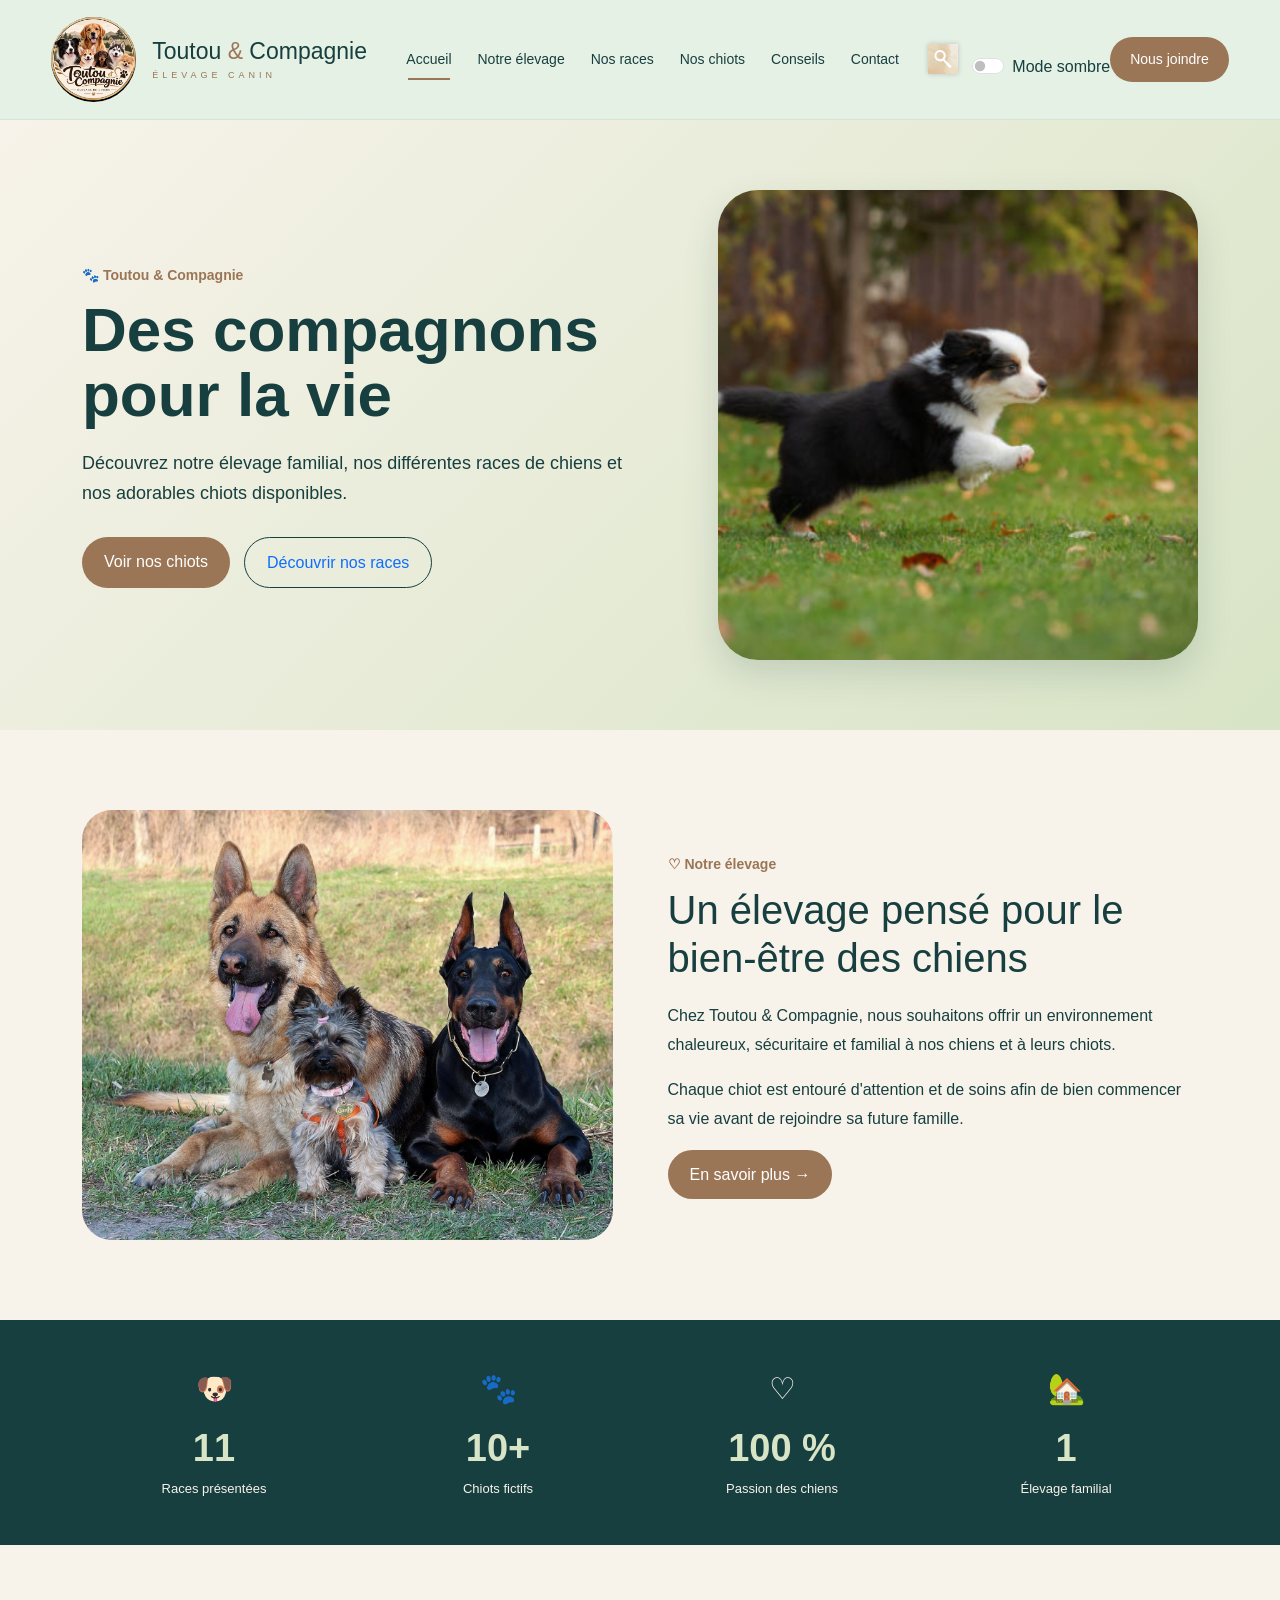
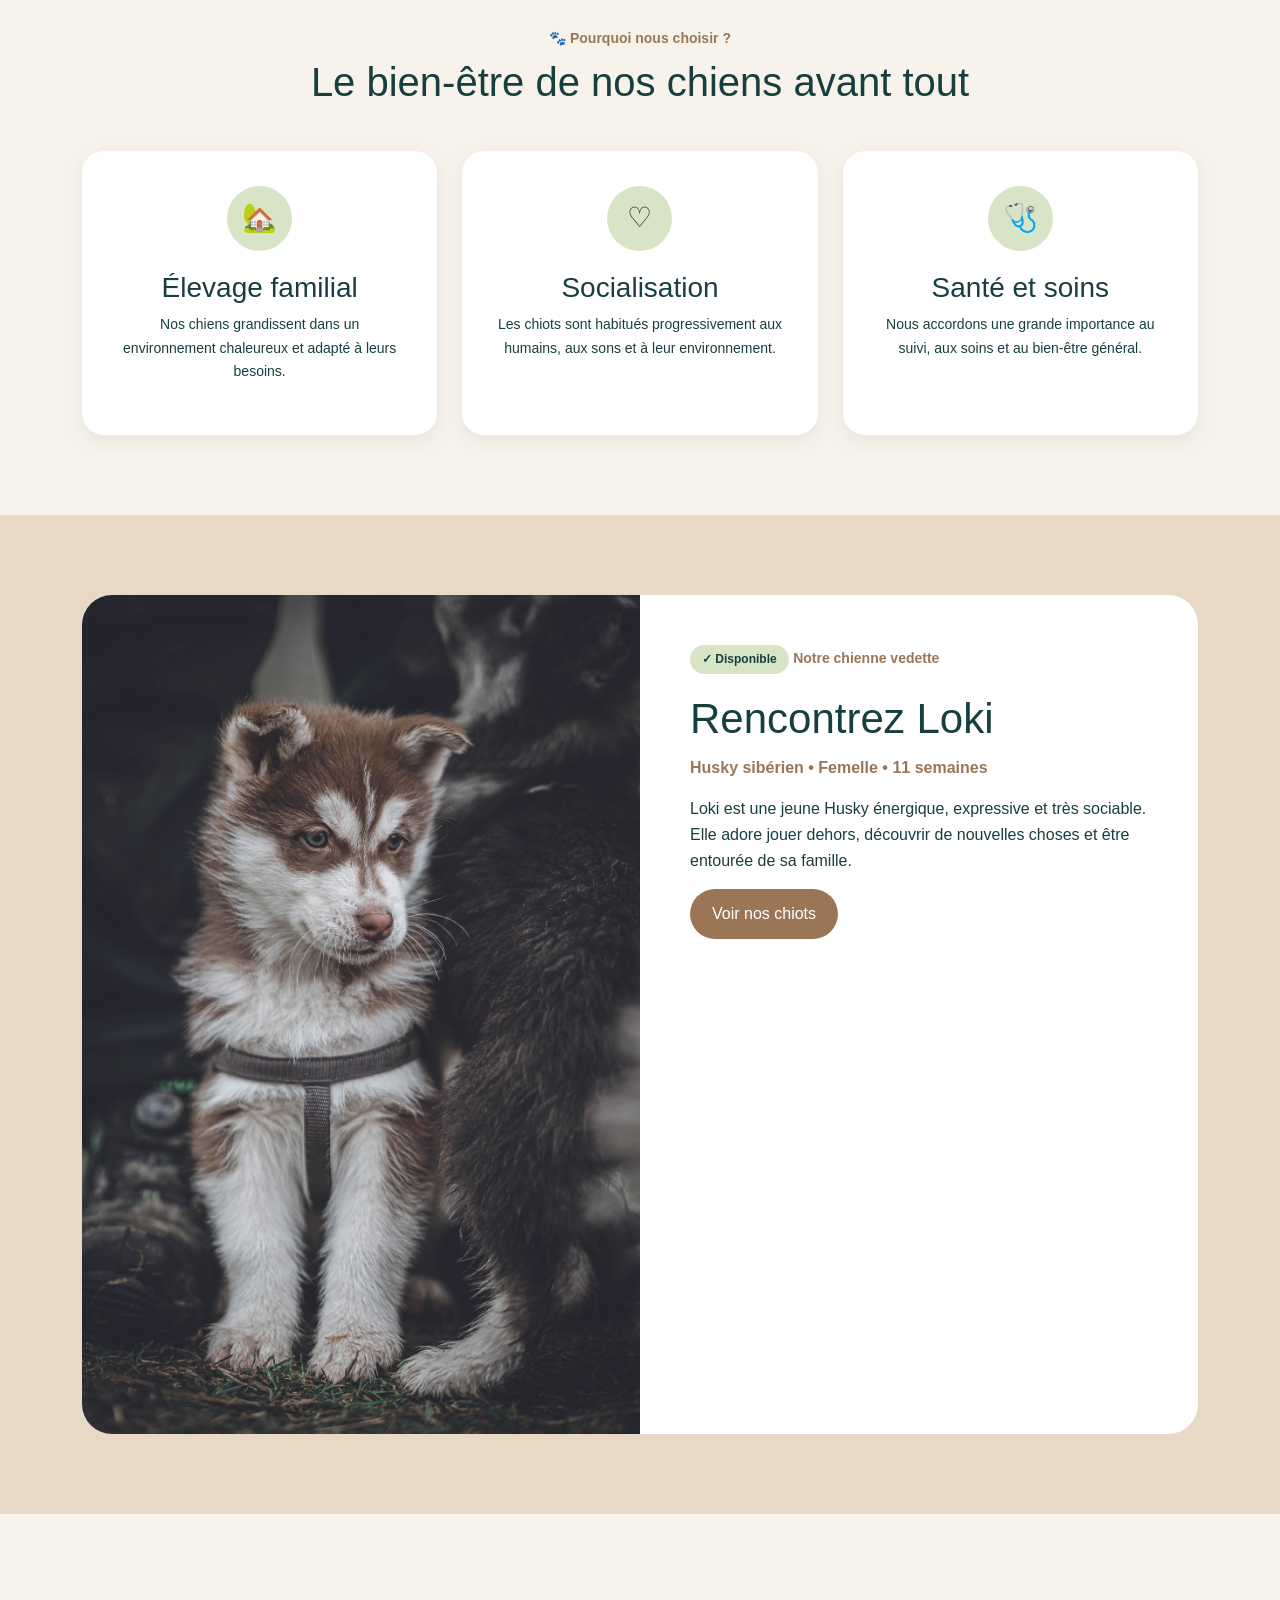
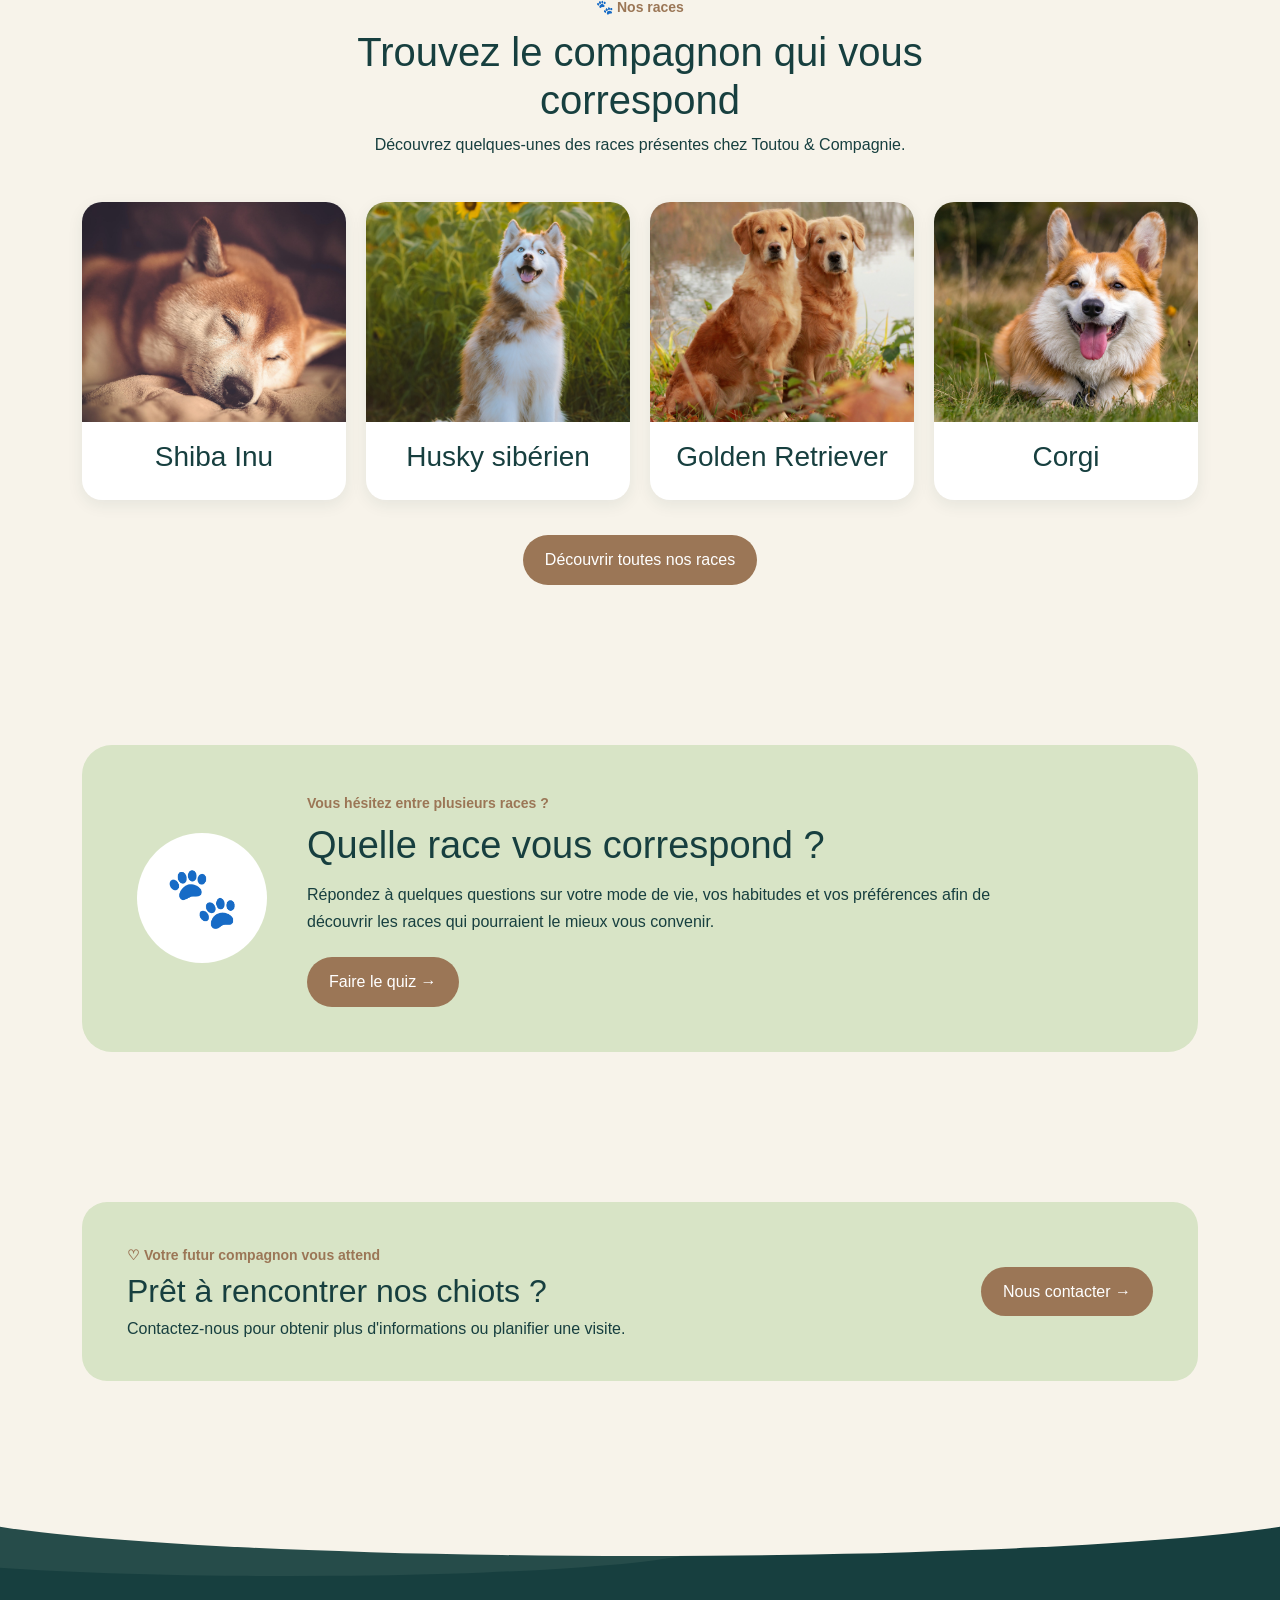
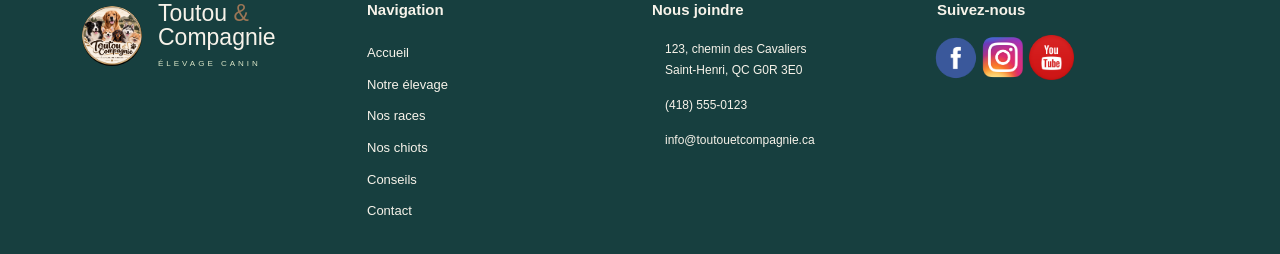
<file: index.html>
<!doctype html>
<html lang="fr">
    <head>
        <meta charset="UTF-8" />
        <meta name="viewport" content="width=device-width, initial-scale=1.0" />
        <title>Accueil - Toutou & Compagnie</title>
        <meta
            name="description"
            content="Découvrez Toutou & Compagnie, notre élevage canin fictif, nos races et nos chiots."
        />
        <link rel="stylesheet" href="vendor/bootstrap.min.css" />
        <link rel="stylesheet" href="css/style.css" />
        <link rel="icon" href="data:," />
    </head>
    <body>
        <header class="header-site">
            <nav class="navbar navbar-expand-lg w-100">
                <div class="w-100 d-flex align-items-center">
                    <!-- LOGO -->
                    <a
                        class="navbar-brand d-flex align-items-center"
                        href="index.html"
                    >
                        <img
                            src="images/accueil/logo.png"
                            alt="Logo de Toutou & Compagnie"
                            class="logo-header"
                        />

                        <div class="logo-nom ms-3">
                            <div class="nom-principal">
                                Toutou <span>&</span> Compagnie
                            </div>
                            <div class="sous-titre-logo">ÉLEVAGE CANIN</div>
                        </div>
                    </a>

                    <!-- MENU HAMBURGER -->
                    <button
                        class="navbar-toggler"
                        type="button"
                        data-bs-toggle="collapse"
                        data-bs-target="#navigation"
                    >
                        <span class="hamburger-icon">
                            <span></span>
                            <span></span>
                            <span></span>
                        </span>
                    </button>

                    <!-- MENU -->
                    <div class="collapse navbar-collapse" id="navigation">
                        <ul class="navbar-nav mx-auto">
                            <li class="nav-item">
                                <a
                                    class="nav-link active"
                                    aria-current="page"
                                    href="index.html"
                                >
                                    Accueil
                                </a>
                            </li>

                            <li class="nav-item">
                                <a class="nav-link" href="elevage.html">
                                    Notre élevage
                                </a>
                            </li>

                            <li class="nav-item">
                                <a class="nav-link" href="races.html">
                                    Nos races
                                </a>
                            </li>

                            <li class="nav-item">
                                <a class="nav-link" href="chiots.html">
                                    Nos chiots
                                </a>
                            </li>

                            <li class="nav-item">
                                <a class="nav-link" href="conseils.html">
                                    Conseils
                                </a>
                            </li>

                            <li class="nav-item">
                                <a class="nav-link" href="contact.html">
                                    Contact
                                </a>
                            </li>
                        </ul>

                        <!-- RECHERCHE -->
                        <button
                            class="btn-recherche"
                            type="button"
                            aria-label="Rechercher"
                        >
                            <img
                                src="images/accueil/loupe.jpg"
                                alt="Logo de recherche"
                                class="logo-recherche"
                            />
                        </button>

                        <div class="form-check form-switch mt-3">
                            <input
                                type="checkbox"
                                id="mode-sombre"
                                class="form-check-input"
                                role="switch"
                            />
                            <label for="mode-sombre" class="form-check-label"
                                >Mode sombre</label
                            >
                        </div>

                        <!-- BOUTON CONTACT -->
                        <a href="contact.html" class="btn-nous-joindre">
                            Nous joindre
                        </a>
                    </div>
                </div>
            </nav>
        </header>

        <main class="page-accueil">
            <!-- ============================= -->
            <!-- HERO / BANNIÈRE -->
            <!-- ============================= -->

            <section class="hero-accueil">
                <div class="container hero-accueil-contenu">
                    <div class="hero-accueil-texte">
                        <span class="petit-titre-accueil">
                            🐾 Toutou & Compagnie
                        </span>
                        <h1>Des compagnons pour la vie</h1>
                        <p>
                            Découvrez notre élevage familial, nos différentes
                            races de chiens et nos adorables chiots disponibles.
                        </p>
                        <div class="boutons-hero">
                            <a href="chiots.html" class="btn-accueil-principal">
                                Voir nos chiots
                            </a>

                            <a href="races.html" class="btn-accueil-secondaire">
                                Découvrir nos races
                            </a>
                        </div>
                    </div>

                    <div class="hero-accueil-image">
                        <img
                            src="images/accueil/chiens.png"
                            alt="Chiot de l'élevage Toutou et Compagnie"
                        />
                    </div>
                </div>
            </section>

            <!-- ============================= -->
            <!-- PRÉSENTATION -->
            <!-- ============================= -->

            <section class="presentation-accueil">
                <div class="container">
                    <div class="grille-presentation">
                        <div class="presentation-image">
                            <img
                                src="images/accueil/elevages.png"
                                alt="Chiens de Toutou et Compagnie"
                            />
                        </div>

                        <div class="presentation-texte">
                            <span class="petit-titre-accueil">
                                ♡ Notre élevage
                            </span>

                            <h2>
                                Un élevage pensé pour le bien-être des chiens
                            </h2>

                            <p>
                                Chez Toutou & Compagnie, nous souhaitons offrir
                                un environnement chaleureux, sécuritaire et
                                familial à nos chiens et à leurs chiots.
                            </p>

                            <p>
                                Chaque chiot est entouré d'attention et de soins
                                afin de bien commencer sa vie avant de rejoindre
                                sa future famille.
                            </p>

                            <a href="elevage.html" class="btn-texte-accueil">
                                En savoir plus →
                            </a>
                        </div>
                    </div>
                </div>
            </section>

            <!-- ============================= -->
            <!-- STATISTIQUES -->
            <!-- ============================= -->

            <div class="statistiques-accueil">
                <div class="container">
                    <div class="grille-statistiques">
                        <div class="stat-accueil">
                            <span>🐶</span>
                            <strong>11</strong>
                            <p>Races présentées</p>
                        </div>

                        <div class="stat-accueil">
                            <span>🐾</span>
                            <strong>10+</strong>
                            <p>Chiots fictifs</p>
                        </div>

                        <div class="stat-accueil">
                            <span>♡</span>
                            <strong>100 %</strong>
                            <p>Passion des chiens</p>
                        </div>

                        <div class="stat-accueil">
                            <span>🏡</span>
                            <strong>1</strong>
                            <p>Élevage familial</p>
                        </div>
                    </div>
                </div>
            </div>

            <!-- ============================= -->
            <!-- NOS SERVICES / ENGAGEMENTS -->
            <!-- ============================= -->

            <section class="engagements-accueil">
                <div class="container">
                    <div class="titre-centre">
                        <span class="petit-titre-accueil">
                            🐾 Pourquoi nous choisir ?
                        </span>

                        <h2>Le bien-être de nos chiens avant tout</h2>
                    </div>

                    <div class="grille-engagements">
                        <article class="carte-engagement">
                            <div class="icone-engagement">🏡</div>

                            <h3>Élevage familial</h3>

                            <p>
                                Nos chiens grandissent dans un environnement
                                chaleureux et adapté à leurs besoins.
                            </p>
                        </article>

                        <article class="carte-engagement">
                            <div class="icone-engagement">♡</div>

                            <h3>Socialisation</h3>

                            <p>
                                Les chiots sont habitués progressivement aux
                                humains, aux sons et à leur environnement.
                            </p>
                        </article>

                        <article class="carte-engagement">
                            <div class="icone-engagement">🩺</div>

                            <h3>Santé et soins</h3>

                            <p>
                                Nous accordons une grande importance au suivi,
                                aux soins et au bien-être général.
                            </p>
                        </article>
                    </div>
                </div>
            </section>

            <!-- ============================= -->
            <!-- CHIENNE VEDETTE -->
            <!-- ============================= -->

            <section class="vedette-accueil">
                <div class="container">
                    <div class="carte-vedette">
                        <div class="vedette-image">
                            <img
                                src="images/nos_chiots/huskybrun.jpg"
                                alt="Loki, chiot Husky sibérien"
                            />
                        </div>

                        <div class="vedette-contenu">
                            <span class="badge-disponible"> ✓ Disponible </span>

                            <span class="petit-titre-accueil">
                                Notre chienne vedette
                            </span>

                            <h2>Rencontrez Loki</h2>

                            <p class="race-vedette">
                                Husky sibérien • Femelle • 11 semaines
                            </p>

                            <p>
                                Loki est une jeune Husky énergique, expressive
                                et très sociable. Elle adore jouer dehors,
                                découvrir de nouvelles choses et être entourée
                                de sa famille.
                            </p>

                            <a href="chiots.html" class="btn-accueil-principal">
                                Voir nos chiots
                            </a>
                        </div>
                    </div>
                </div>
            </section>

            <!-- ============================= -->
            <!-- APERÇU DES RACES -->
            <!-- ============================= -->

            <section class="races-accueil">
                <div class="container">
                    <div class="titre-centre">
                        <span class="petit-titre-accueil"> 🐾 Nos races </span>

                        <h2>Trouvez le compagnon qui vous correspond</h2>

                        <p>
                            Découvrez quelques-unes des races présentes chez
                            Toutou & Compagnie.
                        </p>
                    </div>

                    <div class="grille-races-accueil">
                        <a href="races.html" class="carte-race-accueil">
                            <img
                                src="images/nos_races/shiba_inu.jpg"
                                alt="Shiba Inu"
                            />

                            <h3>Shiba Inu</h3>
                        </a>

                        <a href="races.html" class="carte-race-accueil">
                            <img
                                src="images/nos_races/husky.jpg"
                                alt="Husky sibérien"
                            />

                            <h3>Husky sibérien</h3>
                        </a>

                        <a href="races.html" class="carte-race-accueil">
                            <img
                                src="images/nos_races/golden_retriever.jpg"
                                alt="Golden Retriever"
                            />

                            <h3>Golden Retriever</h3>
                        </a>

                        <a href="races.html" class="carte-race-accueil">
                            <img src="images/nos_races/corgi.jpg" alt="Corgi" />

                            <h3>Corgi</h3>
                        </a>
                    </div>

                    <div class="bouton-centre">
                        <a href="races.html" class="btn-accueil-principal">
                            Découvrir toutes nos races
                        </a>
                    </div>
                </div>
            </section>
            <section class="quiz-accueil">
                <div class="container">
                    <div class="bloc-quiz-accueil">
                        <div class="icone-quiz">🐾</div>

                        <div class="texte-quiz-accueil">
                            <span class="petit-titre-accueil">
                                Vous hésitez entre plusieurs races ?
                            </span>

                            <h2>Quelle race vous correspond ?</h2>

                            <p>
                                Répondez à quelques questions sur votre mode de
                                vie, vos habitudes et vos préférences afin de
                                découvrir les races qui pourraient le mieux vous
                                convenir.
                            </p>

                            <a href="quiz.html" class="btn-accueil-principal">
                                Faire le quiz →
                            </a>
                        </div>
                    </div>
                </div>
            </section>

            <!-- ============================= -->
            <!-- CONTACT FINAL -->
            <!-- ============================= -->

            <section class="cta-accueil">
                <div class="container">
                    <div class="bloc-cta-accueil">
                        <div>
                            <span class="petit-titre-accueil">
                                ♡ Votre futur compagnon vous attend
                            </span>

                            <h2>Prêt à rencontrer nos chiots ?</h2>

                            <p>
                                Contactez-nous pour obtenir plus d'informations
                                ou planifier une visite.
                            </p>
                        </div>

                        <a href="contact.html" class="btn-accueil-principal">
                            Nous contacter →
                        </a>
                    </div>
                </div>
            </section>
        </main>

        <footer class="footer-site">
            <!-- Forme arrondie -->
            <div class="footer-vague"></div>

            <div class="container footer-contenu">
                <div class="row gy-5">
                    <!-- ================================ -->
                    <!-- LOGO -->
                    <!-- ================================ -->

                    <div class="col-lg-3 col-md-6">
                        <a
                            href="index.html"
                            class="footer-logo d-flex align-items-center"
                        >
                            <img
                                src="images/accueil/logo.png"
                                alt="Logo de Toutou & Compagnie"
                                class="logo-footer"
                            />

                            <div class="ms-3">
                                <div class="footer-nom">
                                    Toutou <span>&</span><br />
                                    Compagnie
                                </div>
                                <div class="footer-sous-titre">
                                    ÉLEVAGE CANIN
                                </div>
                            </div>
                        </a>
                    </div>

                    <!-- ================================ -->
                    <!-- NAVIGATION -->
                    <!-- ================================ -->

                    <div class="col-lg-3 col-md-6">
                        <h2 class="footer-titre">Navigation</h2>

                        <ul class="footer-navigation">
                            <li>
                                <a href="index.html">Accueil</a>
                            </li>

                            <li>
                                <a href="elevage.html">Notre élevage</a>
                            </li>

                            <li>
                                <a href="races.html">Nos races</a>
                            </li>

                            <li>
                                <a href="chiots.html">Nos chiots</a>
                            </li>

                            <li>
                                <a href="conseils.html">Conseils</a>
                            </li>

                            <li>
                                <a href="contact.html">Contact</a>
                            </li>
                        </ul>
                    </div>

                    <!-- ================================ -->
                    <!-- CONTACT -->
                    <!-- ================================ -->

                    <div class="col-lg-3 col-md-6">
                        <h2 class="footer-titre">Nous joindre</h2>

                        <div class="footer-contact">
                            <div class="contact-ligne">
                                <i class="bi bi-geo-alt-fill"></i>
                                <p>
                                    123, chemin des Cavaliers<br />
                                    Saint-Henri, QC G0R 3E0
                                </p>
                            </div>

                            <div class="contact-ligne">
                                <i class="bi bi-telephone-fill"></i>
                                <p>(418) 555-0123</p>
                            </div>

                            <div class="contact-ligne">
                                <i class="bi bi-envelope-fill"></i>
                                <p>info@toutouetcompagnie.ca</p>
                            </div>
                        </div>
                    </div>

                    <!-- ================================ -->
                    <!-- RÉSEAUX -->
                    <!-- ================================ -->

                    <div class="col-lg-3 col-md-6">
                        <h2 class="footer-titre">Suivez-nous</h2>

                        <div class="reseaux-sociaux">
                            <a
                                href="https://www.facebook.com/profile.php?id=61594627183723"
                                target="_blank"
                                aria-label="Facebook"
                            >
                                <img
                                    src="images/accueil/logo_facebook.png"
                                    alt="Logo Facebook"
                                    class="logo-reseaux"
                                />
                                <i class="bi bi-facebook"></i>
                            </a>

                            <a
                                href="https://www.instagram.com/jbelangerthibault/"
                                target="_blank"
                                aria-label="Instagram"
                            >
                                <img
                                    src="images/accueil/logo_instagram.png"
                                    alt="Logo Instagram"
                                    class="logo-reseaux"
                                />
                                <i class="bi bi-instagram"></i>
                            </a>
                            <a
                                href="https://www.youtube.com/@ToutouCompagnie-p2m"
                                target="_blank"
                                aria-label="YouTube"
                            >
                                <img
                                    src="images/accueil/logo_youtube.png"
                                    alt="Logo YouTube"
                                    class="logo-reseaux"
                                />
                                <i class="bi bi-youtube"></i>
                            </a>
                        </div>
                    </div>
                </div>
            </div>
        </footer>

        <script src="vendor/bootstrap.bundle.min.js"></script>
        <script src="js/script.js" defer></script>
    </body>
</html>
</file>
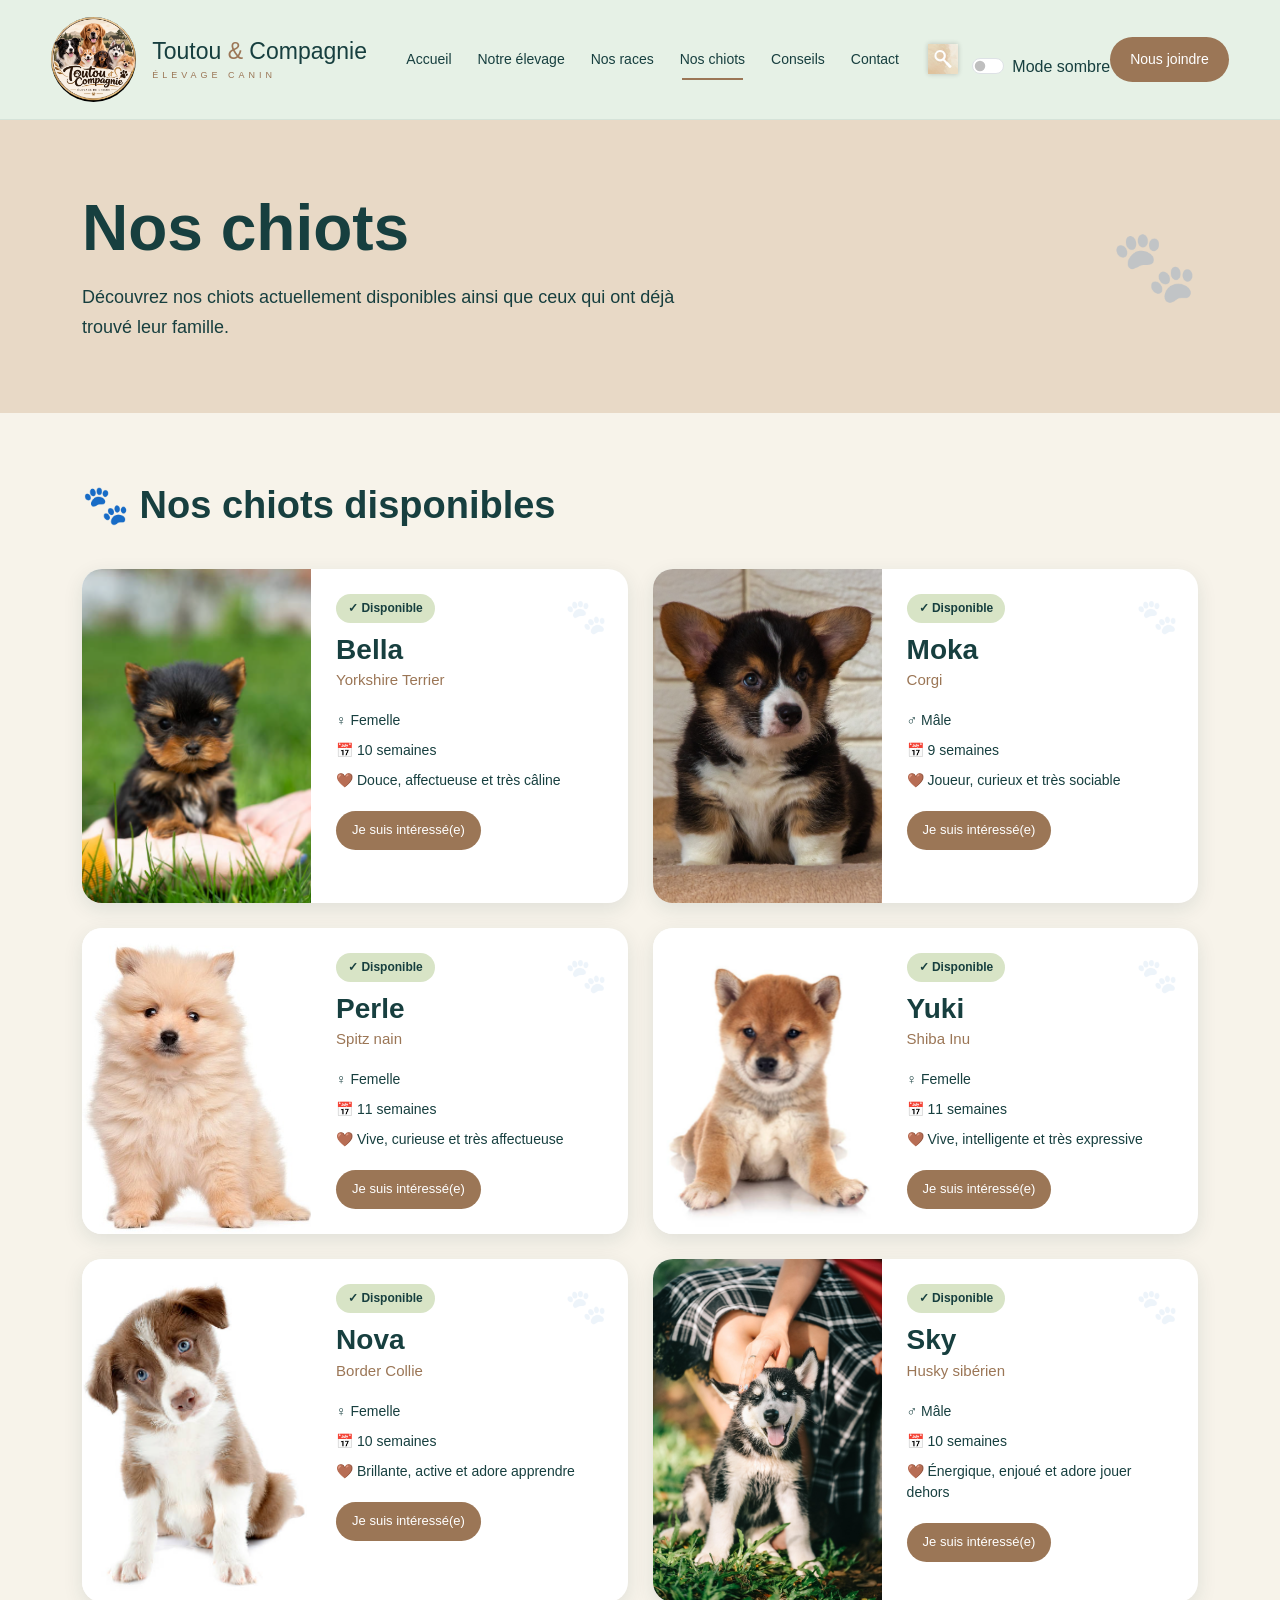
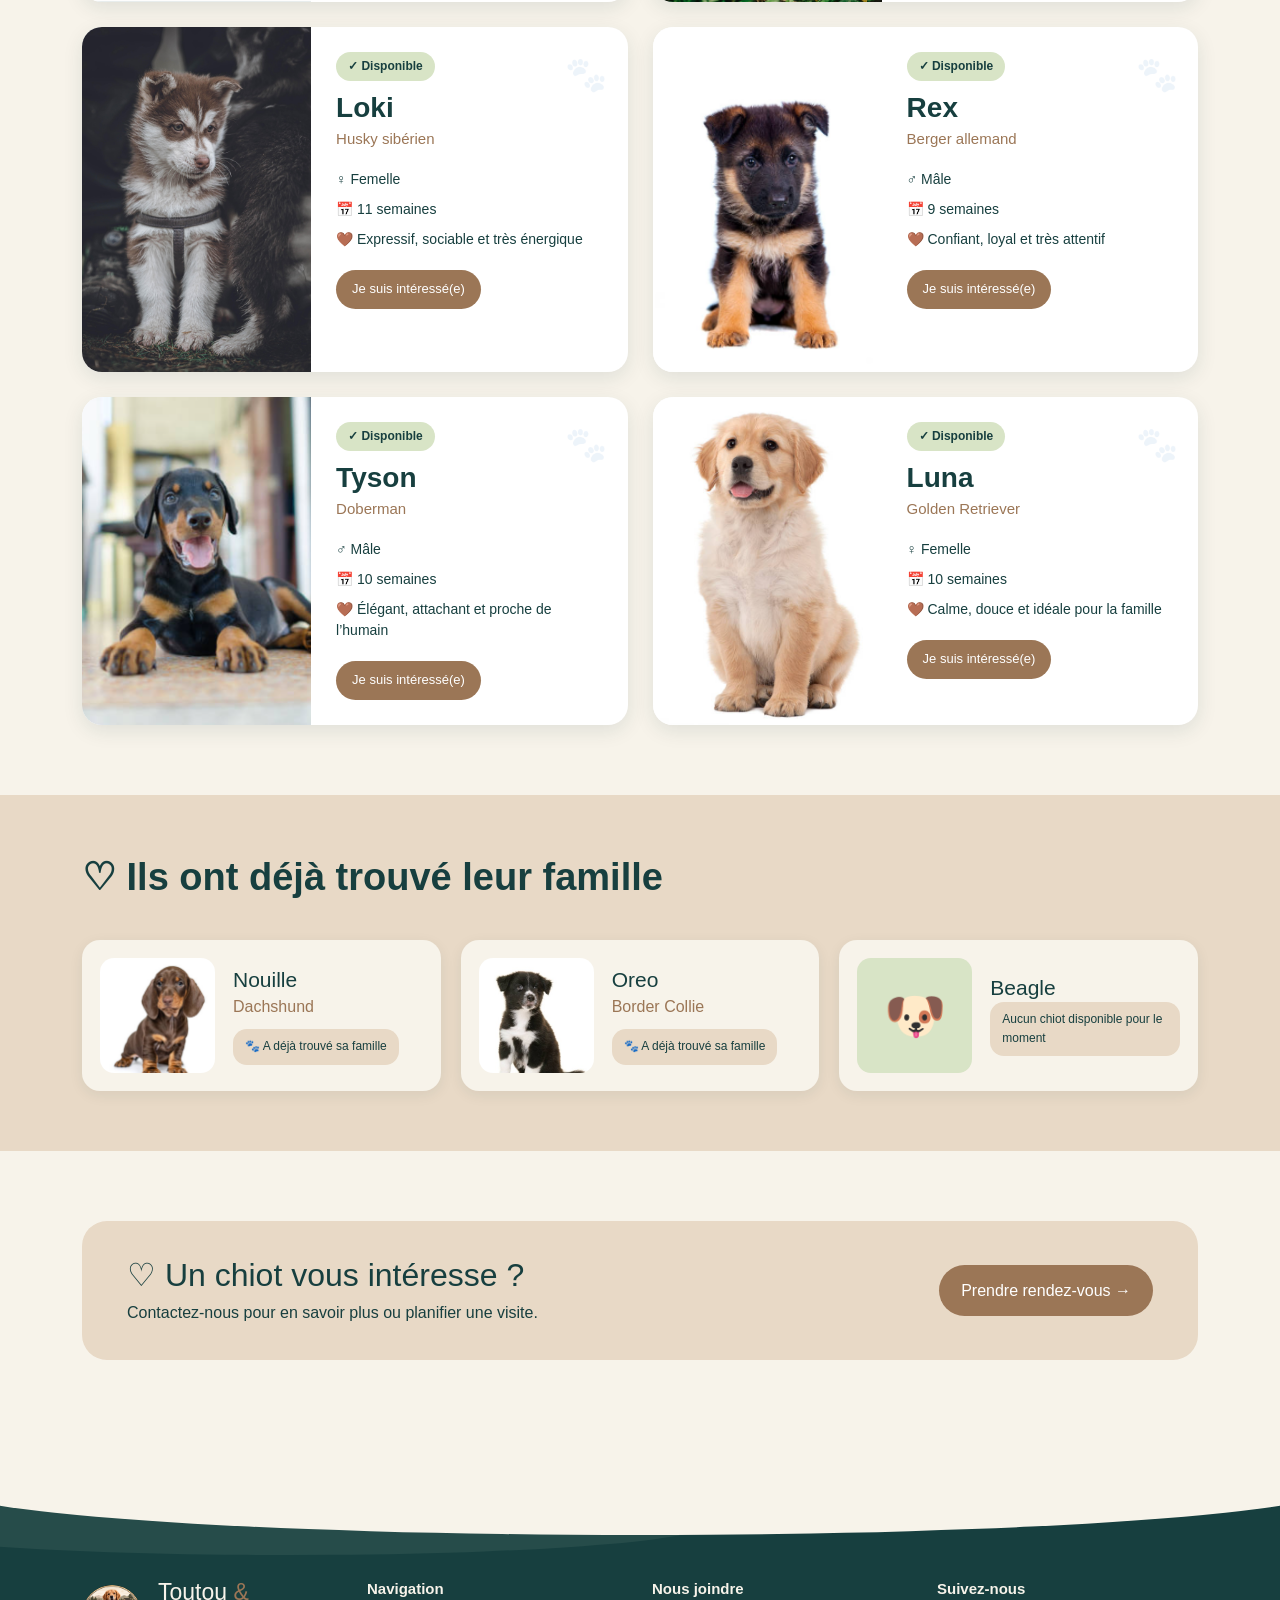
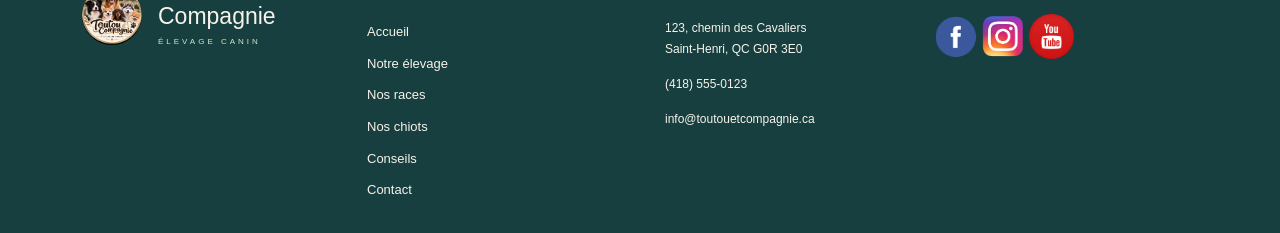
<file: chiots.html>
<!doctype html>
<html lang="fr">
    <head>
        <meta charset="UTF-8" />
        <meta name="viewport" content="width=device-width, initial-scale=1.0" />
        <title>Nos chiots</title>
        <meta
            name="description"
            content="Découvrez les chiots fictifs disponibles"
        />
        <link rel="stylesheet" href="vendor/bootstrap.min.css" />
        <link rel="stylesheet" href="css/style.css" />
        <link rel="icon" href="data:," />
    </head>
    <body>
        <header class="header-site">
            <nav class="navbar navbar-expand-lg w-100">
                <div class="w-100 d-flex align-items-center">
                    <!-- LOGO -->
                    <a
                        class="navbar-brand d-flex align-items-center"
                        href="index.html"
                    >
                        <img
                            src="images/accueil/logo.png"
                            alt="Logo de Toutou & Compagnie"
                            class="logo-header"
                        />

                        <div class="logo-nom ms-3">
                            <div class="nom-principal">
                                Toutou <span>&</span> Compagnie
                            </div>
                            <div class="sous-titre-logo">ÉLEVAGE CANIN</div>
                        </div>
                    </a>

                    <!-- MENU HAMBURGER -->
                    <button
                        class="navbar-toggler"
                        type="button"
                        data-bs-toggle="collapse"
                        data-bs-target="#navigation"
                    >
                        <span class="hamburger-icon">
                            <span></span>
                            <span></span>
                            <span></span>
                        </span>
                    </button>

                    <!-- MENU -->
                    <div class="collapse navbar-collapse" id="navigation">
                        <ul class="navbar-nav mx-auto">
                            <li class="nav-item">
                                <a class="nav-link" href="index.html">
                                    Accueil
                                </a>
                            </li>

                            <li class="nav-item">
                                <a class="nav-link" href="elevage.html">
                                    Notre élevage
                                </a>
                            </li>

                            <li class="nav-item">
                                <a class="nav-link" href="races.html">
                                    Nos races
                                </a>
                            </li>

                            <li class="nav-item">
                                <a
                                    class="nav-link active"
                                    aria-current="page"
                                    href="chiots.html"
                                >
                                    Nos chiots
                                </a>
                            </li>

                            <li class="nav-item">
                                <a class="nav-link" href="conseils.html">
                                    Conseils
                                </a>
                            </li>

                            <li class="nav-item">
                                <a class="nav-link" href="contact.html">
                                    Contact
                                </a>
                            </li>
                        </ul>

                        <!-- RECHERCHE -->
                        <button
                            class="btn-recherche"
                            type="button"
                            aria-label="Rechercher"
                        >
                            <img
                                src="images/accueil/loupe.jpg"
                                alt="Logo de recherche"
                                class="logo-recherche"
                            />
                        </button>

                        <div class="form-check form-switch mt-3">
                            <input
                                type="checkbox"
                                id="mode-sombre"
                                class="form-check-input"
                                role="switch"
                            />
                            <label for="mode-sombre" class="form-check-label"
                                >Mode sombre</label
                            >
                        </div>

                        <!-- BOUTON CONTACT -->
                        <a href="contact.html" class="btn-nous-joindre">
                            Nous joindre
                        </a>
                    </div>
                </div>
            </nav>
        </header>

        <main class="page-chiots">
            <!-- ============================= -->
            <!-- BANNIÈRE NOS CHIOTS -->
            <!-- ============================= -->

            <section class="hero-chiots">
                <div class="container hero-chiots-contenu">
                    <div class="hero-chiots-texte">
                        <h1>Nos chiots</h1>

                        <p>
                            Découvrez nos chiots actuellement disponibles ainsi
                            que ceux qui ont déjà trouvé leur famille.
                        </p>
                    </div>

                    <div class="hero-chiots-decoration">🐾</div>
                </div>
            </section>

            <!-- ============================= -->
            <!-- CHIOTS DISPONIBLES -->
            <!-- ============================= -->

            <section class="chiots-disponibles">
                <div class="container">
                    <h2 class="titre-section-chiots">
                        🐾 Nos chiots disponibles
                    </h2>

                    <div class="grille-chiots">
                        <!-- ============================= -->
                        <!-- YORKSHIRE 1 -->
                        <!-- ============================= -->

                        <article class="carte-chiot">
                            <img
                                src="images/nos_chiots/bellayorkshire.png"
                                alt="Bella, chiot Yorkshire Terrier"
                                class="photo-carte-chiot"
                            />

                            <div class="infos-carte-chiot">
                                <span class="badge-disponible">
                                    ✓ Disponible
                                </span>

                                <h3>Bella</h3>

                                <p class="race-chiot">Yorkshire Terrier</p>

                                <ul class="details-chiot">
                                    <li>♀ Femelle</li>
                                    <li>📅 10 semaines</li>
                                    <li>
                                        🤎 Douce, affectueuse et très câline
                                    </li>
                                </ul>

                                <a href="contact.html" class="btn-chiot">
                                    Je suis intéressé(e)
                                </a>
                            </div>
                        </article>

                        <!-- ============================= -->
                        <!-- CORGI 1 -->
                        <!-- ============================= -->

                        <article class="carte-chiot">
                            <img
                                src="images/nos_chiots/corgie.jpg"
                                alt="Moka, chiot Corgi"
                                class="photo-carte-chiot"
                            />

                            <div class="infos-carte-chiot">
                                <span class="badge-disponible">
                                    ✓ Disponible
                                </span>

                                <h3>Moka</h3>

                                <p class="race-chiot">Corgi</p>

                                <ul class="details-chiot">
                                    <li>♂ Mâle</li>
                                    <li>📅 9 semaines</li>
                                    <li>🤎 Joueur, curieux et très sociable</li>
                                </ul>

                                <a href="contact.html" class="btn-chiot">
                                    Je suis intéressé(e)
                                </a>
                            </div>
                        </article>

                        <!-- ============================= -->
                        <!-- SPITZ NAIN 1 -->
                        <!-- ============================= -->
                        <article class="carte-chiot">
                            <img
                                src="images/nos_chiots/spitz_nain.jpg"
                                alt="Lily, chiot Spitz nain"
                                class="photo-carte-chiot"
                            />

                            <div class="infos-carte-chiot">
                                <span class="badge-disponible">
                                    ✓ Disponible
                                </span>

                                <h3>Perle</h3>

                                <p class="race-chiot">Spitz nain</p>

                                <ul class="details-chiot">
                                    <li>♀ Femelle</li>
                                    <li>📅 11 semaines</li>
                                    <li>
                                        🤎 Vive, curieuse et très affectueuse
                                    </li>
                                </ul>

                                <a href="contact.html" class="btn-chiot">
                                    Je suis intéressé(e)
                                </a>
                            </div>
                        </article>

                        <!-- ============================= -->
                        <!-- SHIBA INU 1 -->
                        <!-- ============================= -->

                        <article class="carte-chiot">
                            <img
                                src="images/nos_chiots/shiba.png"
                                alt="Yuki, chiot Shiba Inu"
                                class="photo-carte-chiot"
                            />

                            <div class="infos-carte-chiot">
                                <span class="badge-disponible">
                                    ✓ Disponible
                                </span>

                                <h3>Yuki</h3>

                                <p class="race-chiot">Shiba Inu</p>

                                <ul class="details-chiot">
                                    <li>♀ Femelle</li>
                                    <li>📅 11 semaines</li>
                                    <li>
                                        🤎 Vive, intelligente et très expressive
                                    </li>
                                </ul>

                                <a href="contact.html" class="btn-chiot">
                                    Je suis intéressé(e)
                                </a>
                            </div>
                        </article>

                        <!-- ============================= -->
                        <!-- BORDER COLLIE -->
                        <!-- ============================= -->

                        <article class="carte-chiot">
                            <img
                                src="images/nos_chiots/borderbrun.png"
                                alt="Nova, chiot Border Collie"
                                class="photo-carte-chiot"
                            />

                            <div class="infos-carte-chiot">
                                <span class="badge-disponible">
                                    ✓ Disponible
                                </span>

                                <h3>Nova</h3>

                                <p class="race-chiot">Border Collie</p>

                                <ul class="details-chiot">
                                    <li>♀ Femelle</li>
                                    <li>📅 10 semaines</li>
                                    <li>
                                        🤎 Brillante, active et adore apprendre
                                    </li>
                                </ul>

                                <a href="contact.html" class="btn-chiot">
                                    Je suis intéressé(e)
                                </a>
                            </div>
                        </article>

                        <!-- ============================= -->
                        <!-- HUSKY 1 -->
                        <!-- ============================= -->

                        <article class="carte-chiot">
                            <img
                                src="images/nos_chiots/huskyblack.jpg"
                                alt="Sky, chiot Husky sibérien"
                                class="photo-carte-chiot"
                            />

                            <div class="infos-carte-chiot">
                                <span class="badge-disponible">
                                    ✓ Disponible
                                </span>

                                <h3>Sky</h3>

                                <p class="race-chiot">Husky sibérien</p>

                                <ul class="details-chiot">
                                    <li>♂ Mâle</li>
                                    <li>📅 10 semaines</li>
                                    <li>
                                        🤎 Énergique, enjoué et adore jouer
                                        dehors
                                    </li>
                                </ul>

                                <a href="contact.html" class="btn-chiot">
                                    Je suis intéressé(e)
                                </a>
                            </div>
                        </article>

                        <!-- ============================= -->
                        <!-- HUSKY 2 -->
                        <!-- ============================= -->

                        <article class="carte-chiot">
                            <img
                                src="images/nos_chiots/huskybrun.jpg"
                                alt="Loki, chiot Husky sibérien"
                                class="photo-carte-chiot"
                            />

                            <div class="infos-carte-chiot">
                                <span class="badge-disponible">
                                    ✓ Disponible
                                </span>

                                <h3>Loki</h3>

                                <p class="race-chiot">Husky sibérien</p>

                                <ul class="details-chiot">
                                    <li>♀ Femelle</li>
                                    <li>📅 11 semaines</li>
                                    <li>
                                        🤎 Expressif, sociable et très énergique
                                    </li>
                                </ul>

                                <a href="contact.html" class="btn-chiot">
                                    Je suis intéressé(e)
                                </a>
                            </div>
                        </article>

                        <!-- ============================= -->
                        <!-- BERGER ALLEMAND -->
                        <!-- ============================= -->

                        <article class="carte-chiot">
                            <img
                                src="images/nos_chiots/bergerallemand.png"
                                alt="Rex, chiot Berger allemand"
                                class="photo-carte-chiot"
                            />

                            <div class="infos-carte-chiot">
                                <span class="badge-disponible">
                                    ✓ Disponible
                                </span>

                                <h3>Rex</h3>

                                <p class="race-chiot">Berger allemand</p>

                                <ul class="details-chiot">
                                    <li>♂ Mâle</li>
                                    <li>📅 9 semaines</li>
                                    <li>🤎 Confiant, loyal et très attentif</li>
                                </ul>

                                <a href="contact.html" class="btn-chiot">
                                    Je suis intéressé(e)
                                </a>
                            </div>
                        </article>

                        <!-- ============================= -->
                        <!-- DOBERMAN -->
                        <!-- ============================= -->

                        <article class="carte-chiot">
                            <img
                                src="images/nos_chiots/dobermand.png"
                                alt="Tyson, chiot Doberman"
                                class="photo-carte-chiot"
                            />

                            <div class="infos-carte-chiot">
                                <span class="badge-disponible">
                                    ✓ Disponible
                                </span>

                                <h3>Tyson</h3>

                                <p class="race-chiot">Doberman</p>

                                <ul class="details-chiot">
                                    <li>♂ Mâle</li>
                                    <li>📅 10 semaines</li>
                                    <li>
                                        🤎 Élégant, attachant et proche de
                                        l’humain
                                    </li>
                                </ul>

                                <a href="contact.html" class="btn-chiot">
                                    Je suis intéressé(e)
                                </a>
                            </div>
                        </article>

                        <!-- ============================= -->
                        <!-- GOLDEN RETRIEVER -->
                        <!-- ============================= -->

                        <article class="carte-chiot">
                            <img
                                src="images/nos_chiots/goldenretriever.png"
                                alt="Luna, chiot Golden Retriever"
                                class="photo-carte-chiot"
                            />

                            <div class="infos-carte-chiot">
                                <span class="badge-disponible">
                                    ✓ Disponible
                                </span>

                                <h3>Luna</h3>

                                <p class="race-chiot">Golden Retriever</p>

                                <ul class="details-chiot">
                                    <li>♀ Femelle</li>
                                    <li>📅 10 semaines</li>
                                    <li>
                                        🤎 Calme, douce et idéale pour la
                                        famille
                                    </li>
                                </ul>

                                <a href="contact.html" class="btn-chiot">
                                    Je suis intéressé(e)
                                </a>
                            </div>
                        </article>
                    </div>
                </div>
            </section>

            <!-- ============================= -->
            <!-- DÉJÀ TROUVÉ LEUR FAMILLE -->
            <!-- ============================= -->

            <section class="chiots-famille">
                <div class="container">
                    <h2 class="titre-section-chiots">
                        ♡ Ils ont déjà trouvé leur famille
                    </h2>

                    <div class="grille-famille">
                        <!-- DACHSHUND -->

                        <article class="carte-famille">
                            <img
                                src="images/nos_chiots/dachshund-nouille.png"
                                alt="Nouille, chiot Dachshund"
                            />

                            <div>
                                <h3>Nouille</h3>

                                <p>Dachshund</p>

                                <span class="badge-famille">
                                    🐾 A déjà trouvé sa famille
                                </span>
                            </div>
                        </article>

                        <!-- BORDER COLLIE -->

                        <article class="carte-famille">
                            <img
                                src="images/nos_chiots/border-oreo.jpg"
                                alt="Oreo, chiot Border Collie"
                            />

                            <div>
                                <h3>Oreo</h3>

                                <p>Border Collie</p>

                                <span class="badge-famille">
                                    🐾 A déjà trouvé sa famille
                                </span>
                            </div>
                        </article>

                        <!-- BEAGLE -->

                        <article class="carte-famille">
                            <div class="icone-race-vide">🐶</div>

                            <div>
                                <h3>Beagle</h3>

                                <span class="badge-famille">
                                    Aucun chiot disponible pour le moment
                                </span>
                            </div>
                        </article>
                    </div>
                </div>
            </section>

            <!-- ============================= -->
            <!-- APPEL À L'ACTION -->
            <!-- ============================= -->

            <section class="section-contact-chiot">
                <div class="container">
                    <div class="appel-contact-chiot">
                        <div>
                            <h2>♡ Un chiot vous intéresse ?</h2>

                            <p>
                                Contactez-nous pour en savoir plus ou planifier
                                une visite.
                            </p>
                        </div>

                        <a href="contact.html" class="btn-rendez-vous">
                            Prendre rendez-vous →
                        </a>
                    </div>
                </div>
            </section>
        </main>

        <!-- ================== -->
        <!-- TA PARTIE FINIT -->
        <!-- ================== -->

        <!-- FOOTER JIMMY -->

        <footer class="footer-site">
            <!-- Forme arrondie -->
            <div class="footer-vague"></div>

            <div class="container footer-contenu">
                <div class="row gy-5">
                    <!-- ================================ -->
                    <!-- LOGO -->
                    <!-- ================================ -->

                    <div class="col-lg-3 col-md-6">
                        <a
                            href="index.html"
                            class="footer-logo d-flex align-items-center"
                        >
                            <img
                                src="images/accueil/logo.png"
                                alt="Logo de Toutou & Compagnie"
                                class="logo-footer"
                            />

                            <div class="ms-3">
                                <div class="footer-nom">
                                    Toutou <span>&</span><br />
                                    Compagnie
                                </div>
                                <div class="footer-sous-titre">
                                    ÉLEVAGE CANIN
                                </div>
                            </div>
                        </a>
                    </div>

                    <!-- ================================ -->
                    <!-- NAVIGATION -->
                    <!-- ================================ -->

                    <div class="col-lg-3 col-md-6">
                        <h2 class="footer-titre">Navigation</h2>

                        <ul class="footer-navigation">
                            <li>
                                <a href="index.html">Accueil</a>
                            </li>

                            <li>
                                <a href="elevage.html">Notre élevage</a>
                            </li>

                            <li>
                                <a href="races.html">Nos races</a>
                            </li>

                            <li>
                                <a href="chiots.html">Nos chiots</a>
                            </li>

                            <li>
                                <a href="conseils.html">Conseils</a>
                            </li>

                            <li>
                                <a href="contact.html">Contact</a>
                            </li>
                        </ul>
                    </div>

                    <!-- ================================ -->
                    <!-- CONTACT -->
                    <!-- ================================ -->

                    <div class="col-lg-3 col-md-6">
                        <h2 class="footer-titre">Nous joindre</h2>

                        <div class="footer-contact">
                            <div class="contact-ligne">
                                <i class="bi bi-geo-alt-fill"></i>
                                <p>
                                    123, chemin des Cavaliers<br />
                                    Saint-Henri, QC G0R 3E0
                                </p>
                            </div>

                            <div class="contact-ligne">
                                <i class="bi bi-telephone-fill"></i>
                                <p>(418) 555-0123</p>
                            </div>

                            <div class="contact-ligne">
                                <i class="bi bi-envelope-fill"></i>
                                <p>info@toutouetcompagnie.ca</p>
                            </div>
                        </div>
                    </div>

                    <!-- ================================ -->
                    <!-- RÉSEAUX -->
                    <!-- ================================ -->

                    <div class="col-lg-3 col-md-6">
                        <h2 class="footer-titre">Suivez-nous</h2>

                        <div class="reseaux-sociaux">
                            <a
                                href="https://www.facebook.com/profile.php?id=61594627183723"
                                target="_blank"
                                aria-label="Facebook"
                            >
                                <img
                                    src="images/accueil/logo_facebook.png"
                                    alt="Logo Facebook"
                                    class="logo-reseaux"
                                />
                                <i class="bi bi-facebook"></i>
                            </a>

                            <a
                                href="https://www.instagram.com/jbelangerthibault/"
                                target="_blank"
                                aria-label="Instagram"
                            >
                                <img
                                    src="images/accueil/logo_instagram.png"
                                    alt="Logo Instagram"
                                    class="logo-reseaux"
                                />
                                <i class="bi bi-instagram"></i>
                            </a>
                            <a
                                href="https://www.youtube.com/@ToutouCompagnie-p2m"
                                target="_blank"
                                aria-label="YouTube"
                            >
                                <img
                                    src="images/accueil/logo_youtube.png"
                                    alt="Logo YouTube"
                                    class="logo-reseaux"
                                />
                                <i class="bi bi-youtube"></i>
                            </a>
                        </div>
                    </div>
                </div>
            </div>
        </footer>

        <script src="js/script.js" defer></script>
        <script src="vendor/bootstrap.bundle.min.js"></script>
    </body>
</html>
</file>
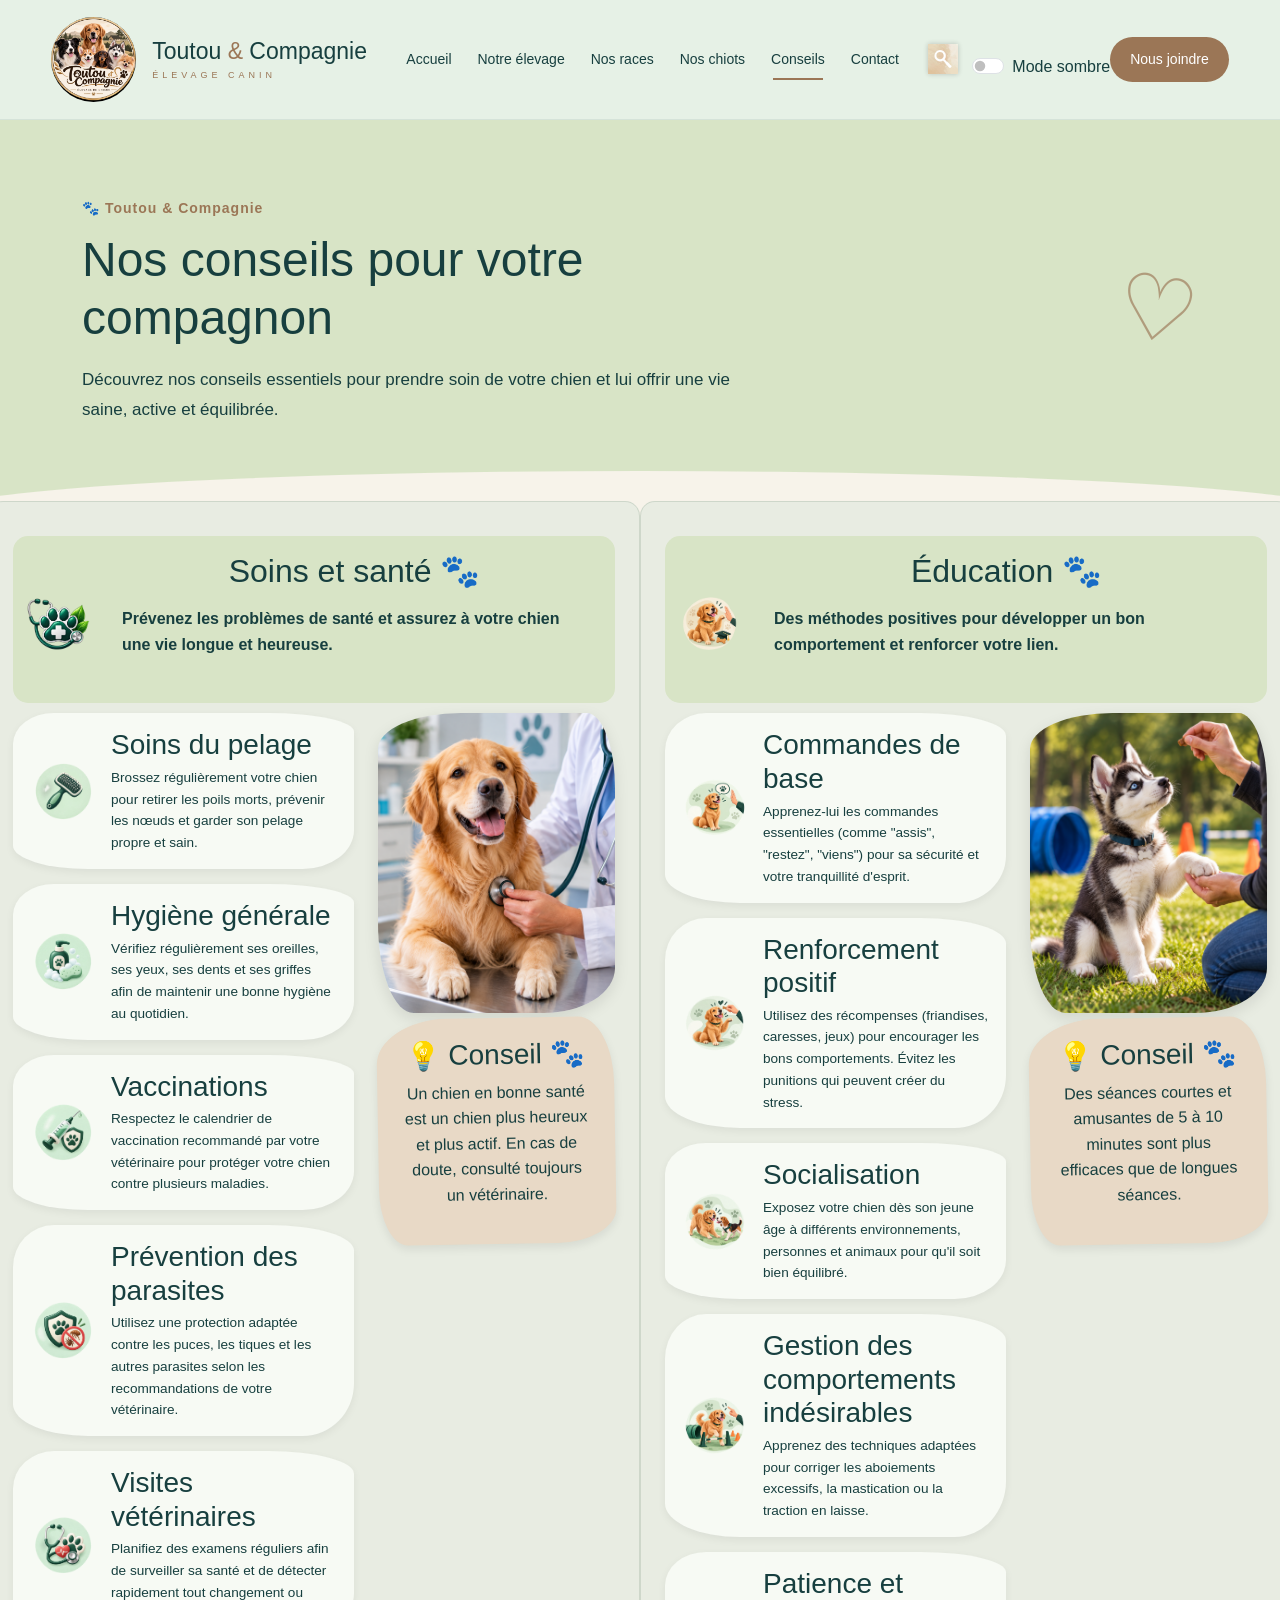
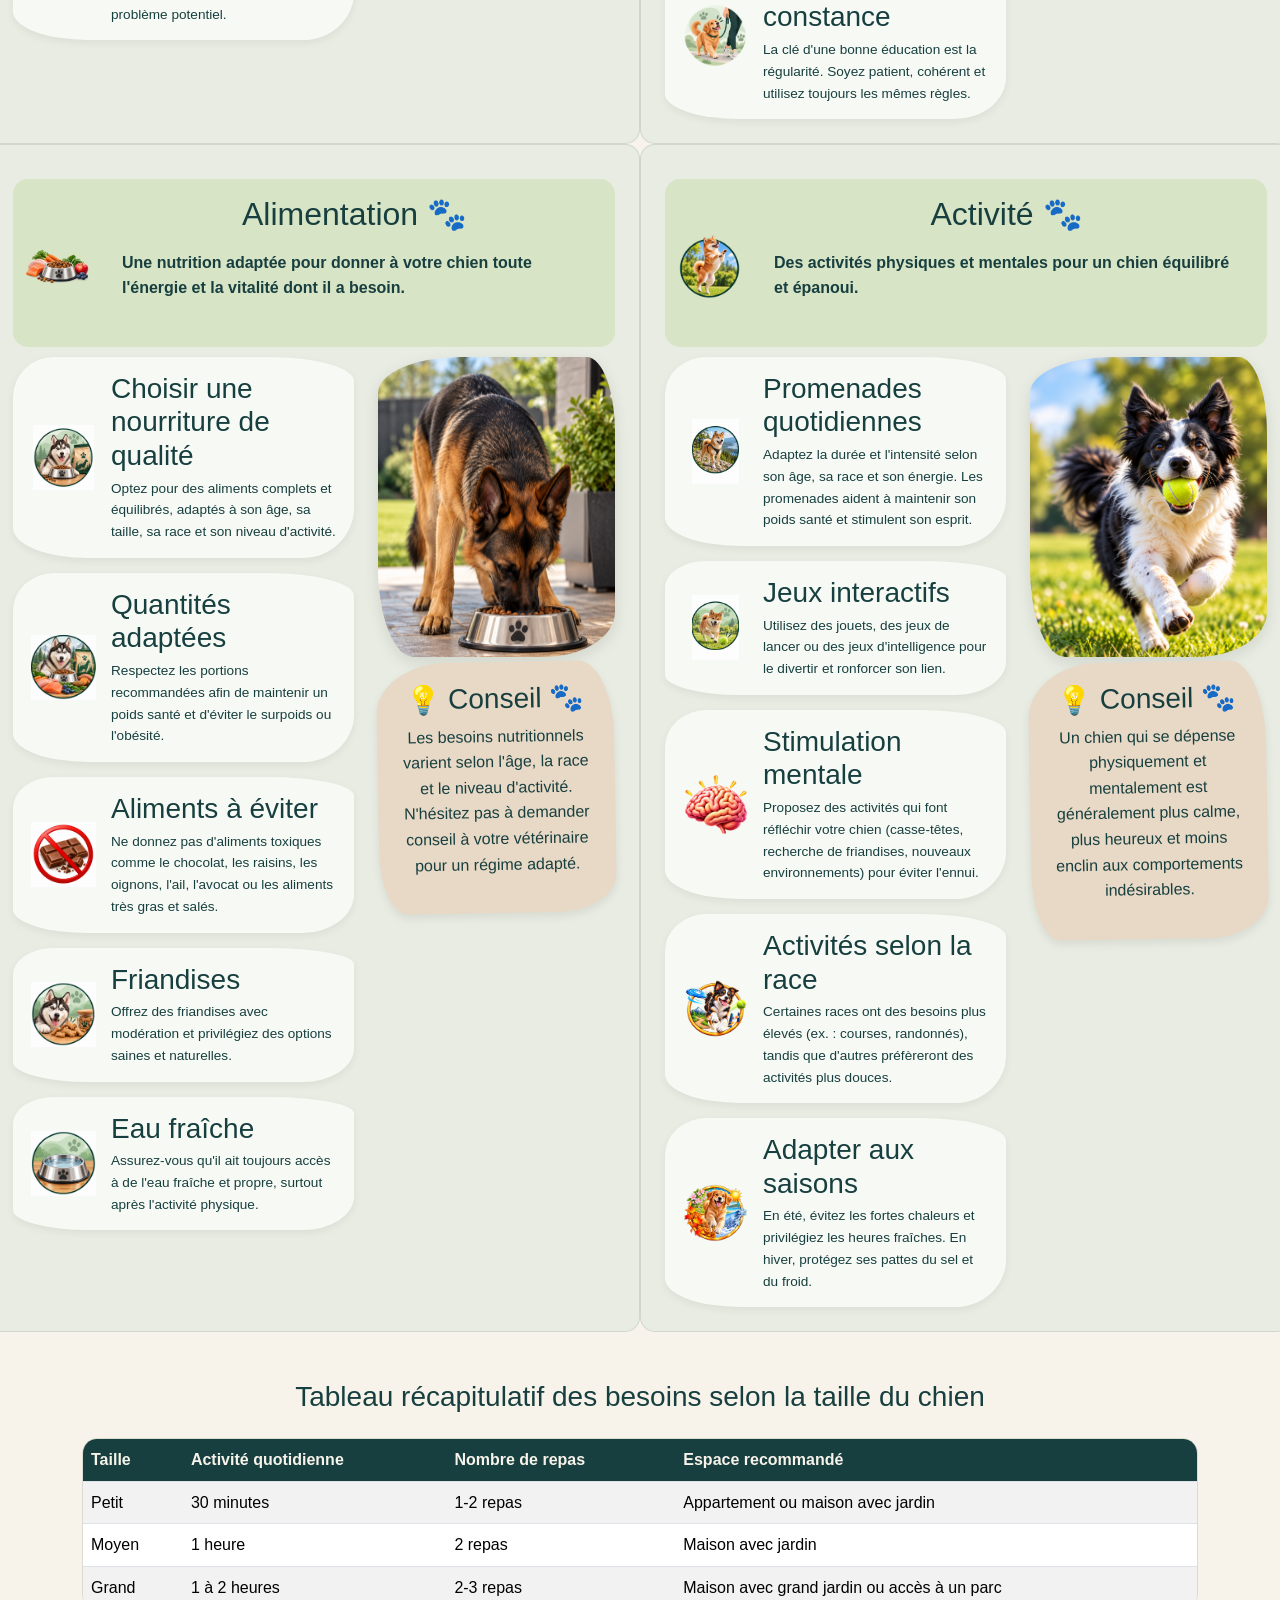
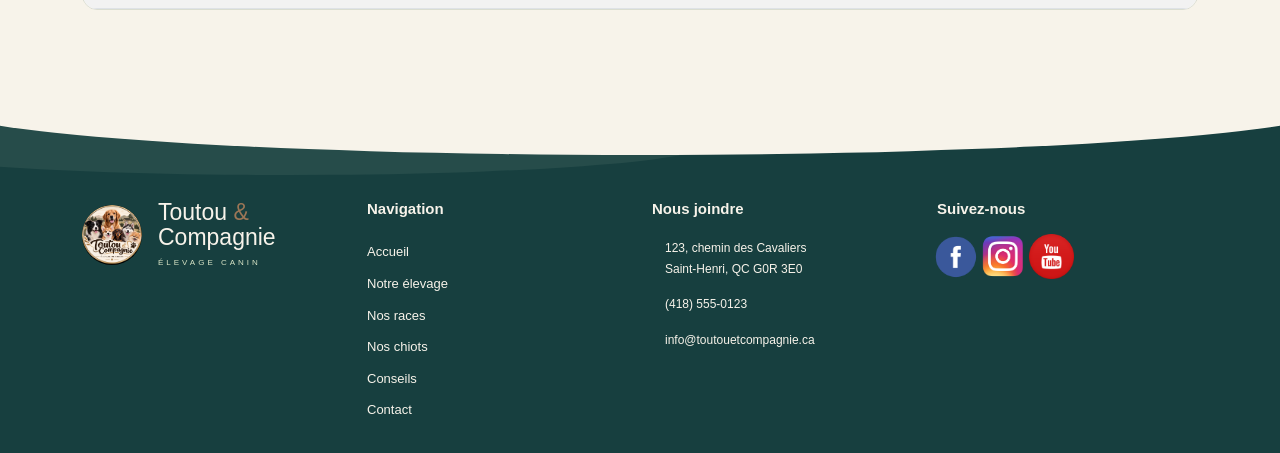
<file: conseils.html>
<!doctype html>
<html lang="fr">
    <head>
        <meta charset="UTF-8" />
        <meta name="viewport" content="width=device-width, initial-scale=1.0" />
        <title>Conseils</title>
        <meta
            name="description"
            content="Découvrez nos conseils sur les soins, l'alimentation, l'éducation et l'activité"
        />
        <link rel="stylesheet" href="vendor/bootstrap.min.css" />
        <link rel="stylesheet" href="css/style.css" />
        <link rel="icon" href="data:," />
    </head>
    <body>
        <header class="header-site">
            <nav class="navbar navbar-expand-lg w-100">
                <div class="w-100 d-flex align-items-center">
                    <!-- LOGO -->
                    <a
                        class="navbar-brand d-flex align-items-center"
                        href="index.html"
                    >
                        <img
                            src="images/accueil/logo.png"
                            alt="Logo de Toutou & Compagnie"
                            class="logo-header"
                        />

                        <div class="logo-nom ms-3">
                            <div class="nom-principal">
                                Toutou <span>&</span> Compagnie
                            </div>
                            <div class="sous-titre-logo">ÉLEVAGE CANIN</div>
                        </div>
                    </a>

                    <!-- MENU HAMBURGER -->
                    <button
                        class="navbar-toggler"
                        type="button"
                        data-bs-toggle="collapse"
                        data-bs-target="#navigation"
                    >
                        <span class="hamburger-icon">
                            <span></span>
                            <span></span>
                            <span></span>
                        </span>
                    </button>

                    <!-- MENU -->
                    <div class="collapse navbar-collapse" id="navigation">
                        <ul class="navbar-nav mx-auto">
                            <li class="nav-item">
                                <a class="nav-link" href="index.html">
                                    Accueil
                                </a>
                            </li>

                            <li class="nav-item">
                                <a class="nav-link" href="elevage.html">
                                    Notre élevage
                                </a>
                            </li>

                            <li class="nav-item">
                                <a class="nav-link" href="races.html">
                                    Nos races
                                </a>
                            </li>

                            <li class="nav-item">
                                <a class="nav-link" href="chiots.html">
                                    Nos chiots
                                </a>
                            </li>

                            <li class="nav-item">
                                <a
                                    class="nav-link active"
                                    aria-current="page"
                                    href="conseils.html"
                                >
                                    Conseils
                                </a>
                            </li>

                            <li class="nav-item">
                                <a class="nav-link" href="contact.html">
                                    Contact
                                </a>
                            </li>
                        </ul>

                        <!-- RECHERCHE -->
                        <button
                            class="btn-recherche"
                            type="button"
                            aria-label="Rechercher"
                        >
                            <img
                                src="images/accueil/loupe.jpg"
                                alt="Logo de recherche"
                                class="logo-recherche"
                            />
                        </button>

                        <div class="form-check form-switch mt-3">
                            <input
                                type="checkbox"
                                id="mode-sombre"
                                class="form-check-input"
                                role="switch"
                            />
                            <label for="mode-sombre" class="form-check-label"
                                >Mode sombre</label
                            >
                        </div>

                        <!-- BOUTON CONTACT -->
                        <a href="contact.html" class="btn-nous-joindre">
                            Nous joindre
                        </a>
                    </div>
                </div>
            </nav>
        </header>

        <main>
            <section class="banniere-conseils">
                <div class="container">
                    <div class="banniere-conseils-contenu">
                        <div class="banniere-conseils-texte">
                            <span class="petit-titre-conseils">
                                🐾 Toutou & Compagnie
                            </span>

                            <h1>Nos conseils pour votre compagnon</h1>

                            <p>
                                Découvrez nos conseils essentiels pour prendre
                                soin de votre chien et lui offrir une vie saine,
                                active et équilibrée.
                            </p>
                        </div>

                        <div class="banniere-conseils-decoration">♡</div>
                    </div>
                </div>
            </section>

            <!-- LES 4 SECTIONS DE CONSEILS -->
            <div class="row conseil">
                <!-- Section 1 santé  -->
                <section class="conseils-section col-md-6 p-4">
                    <div class="conseil-entete">
                        <div class="entete-conseil row">
                            <div
                                class="d-flex align-items-center gap-3 mt-2 text-center"
                            >
                                <img
                                    src="images/conseils/icone-sante.png"
                                    alt="Icône soins et santé"
                                    class="conseil-icone"
                                />

                                <div class="conseil-titre">
                                    <h2 class="mt-2">Soins et santé 🐾</h2>

                                    <p class="m-3">
                                        Prévenez les problèmes de santé et
                                        assurez à votre chien une vie longue et
                                        heureuse.
                                    </p>
                                </div>
                            </div>
                        </div>
                    </div>

                    <div class="row conseil-contenu">
                        <!-- Colonne des conseils -->
                        <div class="conseil-liste col-md-7">
                            <article class="conseil-item">
                                <div class="item-sante">
                                    <img
                                        src="images/conseils/brosse.png"
                                        alt="Icône soins du pelage"
                                        class="conseil-icone"
                                    />
                                </div>

                                <div class="item-texte">
                                    <h3>Soins du pelage</h3>
                                    <p>
                                        Brossez régulièrement votre chien pour
                                        retirer les poils morts, prévenir les
                                        nœuds et garder son pelage propre et
                                        sain.
                                    </p>
                                </div>
                            </article>

                            <article class="conseil-item">
                                <div class="item-sante">
                                    <img
                                        src="images/conseils/bain.png"
                                        alt="Icône hygiène générale"
                                        class="conseil-icone"
                                    />
                                </div>

                                <div class="item-texte">
                                    <h3>Hygiène générale</h3>
                                    <p>
                                        Vérifiez régulièrement ses oreilles, ses
                                        yeux, ses dents et ses griffes afin de
                                        maintenir une bonne hygiène au
                                        quotidien.
                                    </p>
                                </div>
                            </article>

                            <article class="conseil-item">
                                <div class="item-sante">
                                    <img
                                        src="images/conseils/vaccination.png"
                                        alt="Icône vaccinations"
                                        class="conseil-icone"
                                    />
                                </div>

                                <div class="item-texte">
                                    <h3>Vaccinations</h3>
                                    <p>
                                        Respectez le calendrier de vaccination
                                        recommandé par votre vétérinaire pour
                                        protéger votre chien contre plusieurs
                                        maladies.
                                    </p>
                                </div>
                            </article>

                            <article class="conseil-item">
                                <div class="item-sante">
                                    <img
                                        src="images/conseils/parasites.png"
                                        alt="Icône prévention des parasites"
                                        class="conseil-icone"
                                    />
                                </div>

                                <div class="item-texte">
                                    <h3>Prévention des parasites</h3>
                                    <p>
                                        Utilisez une protection adaptée contre
                                        les puces, les tiques et les autres
                                        parasites selon les recommandations de
                                        votre vétérinaire.
                                    </p>
                                </div>
                            </article>

                            <article class="conseil-item">
                                <div class="item-sante">
                                    <img
                                        src="images/conseils/veterinaire.png"
                                        alt="Icône visites vétérinaires"
                                        class="conseil-icone"
                                    />
                                </div>

                                <div class="item-texte">
                                    <h3>Visites vétérinaires</h3>
                                    <p>
                                        Planifiez des examens réguliers afin de
                                        surveiller sa santé et de détecter
                                        rapidement tout changement ou problème
                                        potentiel.
                                    </p>
                                </div>
                            </article>
                        </div>

                        <!-- Colonne image + conseil important -->
                        <div class="conseil-visuel col-md-5">
                            <img
                                src="images/conseils/golden_vet.png"
                                alt="Chien lors d'un examen de santé"
                                class="conseil-image"
                            />

                            <aside class="conseil-astuce text-center">
                                <h3>💡 Conseil <span>🐾</span></h3>

                                <p>
                                    Un chien en bonne santé est un chien plus
                                    heureux et plus actif. En cas de doute,
                                    consulté toujours un vétérinaire.
                                </p>
                            </aside>
                        </div>
                    </div>
                </section>

                <!-- Section 2 éducation  -->
                <section class="conseils-section col-md-6 p-4">
                    <div class="conseil-entete">
                        <div class="entete-conseil row">
                            <div
                                class="d-flex align-items-center gap-3 mt-2 text-center"
                            >
                                <img
                                    src="images/conseils/education.png"
                                    alt="Icône éducation"
                                    class="conseil-icone"
                                />

                                <div class="conseil-titre">
                                    <h2 class="mt-2">Éducation 🐾</h2>

                                    <p class="m-3">
                                        Des méthodes positives pour développer
                                        un bon comportement et renforcer votre
                                        lien.
                                    </p>
                                </div>
                            </div>
                        </div>
                    </div>

                    <div class="row conseil-contenu">
                        <!-- Colonne des conseils -->
                        <div class="conseil-liste col-md-7">
                            <article class="conseil-item">
                                <div class="item-sante">
                                    <img
                                        src="images/conseils/commande.png"
                                        alt="Icône commande de base"
                                        class="conseil-icone"
                                    />
                                </div>

                                <div class="item-texte">
                                    <h3>Commandes de base</h3>
                                    <p>
                                        Apprenez-lui les commandes essentielles
                                        (comme "assis", "restez", "viens") pour
                                        sa sécurité et votre tranquillité
                                        d'esprit.
                                    </p>
                                </div>
                            </article>

                            <article class="conseil-item">
                                <div class="item-sante">
                                    <img
                                        src="images/conseils/renforcement.png"
                                        alt="Icône renforcement positif"
                                        class="conseil-icone"
                                    />
                                </div>

                                <div class="item-texte">
                                    <h3>Renforcement positif</h3>
                                    <p>
                                        Utilisez des récompenses (friandises,
                                        caresses, jeux) pour encourager les bons
                                        comportements. Évitez les punitions qui
                                        peuvent créer du stress.
                                    </p>
                                </div>
                            </article>

                            <article class="conseil-item">
                                <div class="item-sante">
                                    <img
                                        src="images/conseils/socialisation.png"
                                        alt="Icône socialisation"
                                        class="conseil-icone"
                                    />
                                </div>

                                <div class="item-texte">
                                    <h3>Socialisation</h3>
                                    <p>
                                        Exposez votre chien dès son jeune âge à
                                        différents environnements, personnes et
                                        animaux pour qu'il soit bien équilibré.
                                    </p>
                                </div>
                            </article>

                            <article class="conseil-item">
                                <div class="item-sante">
                                    <img
                                        src="images/conseils/entrainement.png"
                                        alt="Icône entraînement"
                                        class="conseil-icone"
                                    />
                                </div>

                                <div class="item-texte">
                                    <h3>
                                        Gestion des comportements indésirables
                                    </h3>
                                    <p>
                                        Apprenez des techniques adaptées pour
                                        corriger les aboiements excessifs, la
                                        mastication ou la traction en laisse.
                                    </p>
                                </div>
                            </article>

                            <article class="conseil-item">
                                <div class="item-sante">
                                    <img
                                        src="images/conseils/patience.png"
                                        alt="Icône patience"
                                        class="conseil-icone"
                                    />
                                </div>

                                <div class="item-texte">
                                    <h3>Patience et constance</h3>
                                    <p>
                                        La clé d'une bonne éducation est la
                                        régularité. Soyez patient, cohérent et
                                        utilisez toujours les mêmes règles.
                                    </p>
                                </div>
                            </article>
                        </div>

                        <!-- Colonne image + conseil important -->
                        <div class="conseil-visuel col-md-5">
                            <img
                                src="images/conseils/education-aside.png"
                                alt="Chien en obéissance avec son maître"
                                class="conseil-image"
                            />

                            <aside class="conseil-astuce text-center">
                                <h3>💡 Conseil <span>🐾</span></h3>

                                <p>
                                    Des séances courtes et amusantes de 5 à 10
                                    minutes sont plus efficaces que de longues
                                    séances.
                                </p>
                            </aside>
                        </div>
                    </div>
                </section>

                <!-- Section 3 alimentation  -->
                <section class="conseils-section col-md-6 p-4">
                    <div class="conseil-entete">
                        <div class="entete-conseil row">
                            <div
                                class="d-flex align-items-center gap-3 mt-2 text-center"
                            >
                                <img
                                    src="images/conseils/alimentation.png"
                                    alt="Icône alimentation"
                                    class="conseil-icone"
                                />

                                <div class="conseil-titre">
                                    <h2 class="mt-2">Alimentation 🐾</h2>

                                    <p class="m-3">
                                        Une nutrition adaptée pour donner à
                                        votre chien toute l'énergie et la
                                        vitalité dont il a besoin.
                                    </p>
                                </div>
                            </div>
                        </div>
                    </div>

                    <div class="row conseil-contenu">
                        <!-- Colonne des conseils -->
                        <div class="conseil-liste col-md-7">
                            <article class="conseil-item">
                                <div class="item-sante">
                                    <img
                                        src="images/conseils/nourriture.png"
                                        alt="Icône nourriture chien"
                                        class="conseil-icone"
                                    />
                                </div>

                                <div class="item-texte">
                                    <h3>Choisir une nourriture de qualité</h3>
                                    <p>
                                        Optez pour des aliments complets et
                                        équilibrés, adaptés à son âge, sa
                                        taille, sa race et son niveau
                                        d'activité.
                                    </p>
                                </div>
                            </article>

                            <article class="conseil-item">
                                <div class="item-sante">
                                    <img
                                        src="images/conseils/quantité.png"
                                        alt="Icône quantité nourriture"
                                        class="conseil-icone"
                                    />
                                </div>

                                <div class="item-texte">
                                    <h3>Quantités adaptées</h3>
                                    <p>
                                        Respectez les portions recommandées afin
                                        de maintenir un poids santé et d'éviter
                                        le surpoids ou l'obésité.
                                    </p>
                                </div>
                            </article>

                            <article class="conseil-item">
                                <div class="item-sante">
                                    <img
                                        src="images/conseils/aliment_proscrit.png"
                                        alt="Icône aliments à éviter"
                                        class="conseil-icone"
                                    />
                                </div>

                                <div class="item-texte">
                                    <h3>Aliments à éviter</h3>
                                    <p>
                                        Ne donnez pas d'aliments toxiques comme
                                        le chocolat, les raisins, les oignons,
                                        l'ail, l'avocat ou les aliments très
                                        gras et salés.
                                    </p>
                                </div>
                            </article>

                            <article class="conseil-item">
                                <div class="item-sante">
                                    <img
                                        src="images/conseils/friandise.png"
                                        alt="Icône friandises"
                                        class="conseil-icone"
                                    />
                                </div>

                                <div class="item-texte">
                                    <h3>Friandises</h3>
                                    <p>
                                        Offrez des friandises avec modération et
                                        privilégiez des options saines et
                                        naturelles.
                                    </p>
                                </div>
                            </article>

                            <article class="conseil-item">
                                <div class="item-sante">
                                    <img
                                        src="images/conseils/bol_eau.png"
                                        alt="Icône d'un bol d'eau"
                                        class="conseil-icone"
                                    />
                                </div>

                                <div class="item-texte">
                                    <h3>Eau fraîche</h3>
                                    <p>
                                        Assurez-vous qu'il ait toujours accès à
                                        de l'eau fraîche et propre, surtout
                                        après l'activité physique.
                                    </p>
                                </div>
                            </article>
                        </div>

                        <!-- Colonne image + conseil important -->
                        <div class="conseil-visuel col-md-5">
                            <img
                                src="images/conseils/berger_alimentation.png"
                                alt="Chien qui mange dans sa gamelle"
                                class="conseil-image"
                            />

                            <aside class="conseil-astuce text-center">
                                <h3>💡 Conseil <span>🐾</span></h3>

                                <p>
                                    Les besoins nutritionnels varient selon
                                    l'âge, la race et le niveau d'activité.
                                    N'hésitez pas à demander conseil à votre
                                    vétérinaire pour un régime adapté.
                                </p>
                            </aside>
                        </div>
                    </div>
                </section>

                <!-- Section 4 activités  -->
                <section class="conseils-section col-md-6 p-4">
                    <div class="conseil-entete">
                        <div class="entete-conseil row">
                            <div
                                class="d-flex align-items-center gap-3 mt-2 text-center"
                            >
                                <img
                                    src="images/conseils/activite.png"
                                    alt="Icône soins et santé"
                                    class="conseil-icone"
                                />

                                <div class="conseil-titre">
                                    <h2 class="mt-2">Activité 🐾</h2>

                                    <p class="m-3">
                                        Des activités physiques et mentales pour
                                        un chien équilibré et épanoui.
                                    </p>
                                </div>
                            </div>
                        </div>
                    </div>

                    <div class="row conseil-contenu">
                        <!-- Colonne des conseils -->
                        <div class="conseil-liste col-md-7">
                            <article class="conseil-item">
                                <div class="item-sante">
                                    <img
                                        src="images/conseils/promenade.png"
                                        alt="Icône chien promenade"
                                        class="conseil-icone"
                                    />
                                </div>

                                <div class="item-texte">
                                    <h3>Promenades quotidiennes</h3>
                                    <p>
                                        Adaptez la durée et l'intensité selon
                                        son âge, sa race et son énergie. Les
                                        promenades aident à maintenir son poids
                                        santé et stimulent son esprit.
                                    </p>
                                </div>
                            </article>

                            <article class="conseil-item">
                                <div class="item-sante">
                                    <img
                                        src="images/conseils/jeux_interactif.png"
                                        alt="Icône chien balle"
                                        class="conseil-icone"
                                    />
                                </div>

                                <div class="item-texte">
                                    <h3>Jeux interactifs</h3>
                                    <p>
                                        Utilisez des jouets, des jeux de lancer
                                        ou des jeux d'intelligence pour le
                                        divertir et ronforcer son lien.
                                    </p>
                                </div>
                            </article>

                            <article class="conseil-item">
                                <div class="item-sante">
                                    <img
                                        src="images/conseils/stimulation_mentale.png"
                                        alt="Icône stimulation mentale"
                                        class="conseil-icone"
                                    />
                                </div>

                                <div class="item-texte">
                                    <h3>Stimulation mentale</h3>
                                    <p>
                                        Proposez des activités qui font
                                        réfléchir votre chien (casse-têtes,
                                        recherche de friandises, nouveaux
                                        environnements) pour éviter l'ennui.
                                    </p>
                                </div>
                            </article>

                            <article class="conseil-item">
                                <div class="item-sante">
                                    <img
                                        src="images/conseils/activite_race.png"
                                        alt="Icône activités selon la race"
                                        class="conseil-icone"
                                    />
                                </div>

                                <div class="item-texte">
                                    <h3>Activités selon la race</h3>
                                    <p>
                                        Certaines races ont des besoins plus
                                        élevés (ex. : courses, randonnés),
                                        tandis que d'autres préfèreront des
                                        activités plus douces.
                                    </p>
                                </div>
                            </article>

                            <article class="conseil-item">
                                <div class="item-sante">
                                    <img
                                        src="images/conseils/saisons.png"
                                        alt="Icône adapter saisons"
                                        class="conseil-icone"
                                    />
                                </div>

                                <div class="item-texte">
                                    <h3>Adapter aux saisons</h3>
                                    <p>
                                        En été, évitez les fortes chaleurs et
                                        privilégiez les heures fraîches. En
                                        hiver, protégez ses pattes du sel et du
                                        froid.
                                    </p>
                                </div>
                            </article>
                        </div>

                        <!-- Colonne image + conseil important -->
                        <div class="conseil-visuel col-md-5">
                            <img
                                src="images/conseils/activite_aside.png"
                                alt="Chien qui court dans un parc"
                                class="conseil-image"
                            />

                            <aside class="conseil-astuce text-center">
                                <h3>💡 Conseil <span>🐾</span></h3>

                                <p>
                                    Un chien qui se dépense physiquement et
                                    mentalement est généralement plus calme,
                                    plus heureux et moins enclin aux
                                    comportements indésirables.
                                </p>
                            </aside>
                        </div>
                    </div>
                </section>
            </div>

            <!-- Petite table rapide de conseils -->
            <div class="container mt-5 mb-5">
                <h3 class="text-center mb-4">
                    Tableau récapitulatif des besoins selon la taille du chien
                </h3>

                <div class="tableau-conteneur">
                    <table class="table table-striped tableau-conseils">
                        <thead>
                            <tr>
                                <th>Taille</th>
                                <th>Activité quotidienne</th>
                                <th>Nombre de repas</th>
                                <th>Espace recommandé</th>
                            </tr>
                        </thead>

                        <tbody>
                            <tr>
                                <td>Petit</td>
                                <td>30 minutes</td>
                                <td>1-2 repas</td>
                                <td>Appartement ou maison avec jardin</td>
                            </tr>
                            <tr>
                                <td>Moyen</td>
                                <td>1 heure</td>
                                <td>2 repas</td>
                                <td>Maison avec jardin</td>
                            </tr>
                            <tr>
                                <td>Grand</td>
                                <td>1 à 2 heures</td>
                                <td>2-3 repas</td>
                                <td>
                                    Maison avec grand jardin ou accès à un parc
                                </td>
                            </tr>
                        </tbody>
                    </table>
                </div>
            </div>
        </main>

        <footer class="footer-site">
            <!-- Forme arrondie -->
            <div class="footer-vague"></div>

            <div class="container footer-contenu">
                <div class="row gy-5">
                    <!-- ================================ -->
                    <!-- LOGO -->
                    <!-- ================================ -->

                    <div class="col-lg-3 col-md-6">
                        <a
                            href="index.html"
                            class="footer-logo d-flex align-items-center"
                        >
                            <img
                                src="images/accueil/logo.png"
                                alt="Logo de Toutou & Compagnie"
                                class="logo-footer"
                            />

                            <div class="ms-3">
                                <div class="footer-nom">
                                    Toutou <span>&</span><br />
                                    Compagnie
                                </div>
                                <div class="footer-sous-titre">
                                    ÉLEVAGE CANIN
                                </div>
                            </div>
                        </a>
                    </div>

                    <!-- ================================ -->
                    <!-- NAVIGATION -->
                    <!-- ================================ -->

                    <div class="col-lg-3 col-md-6">
                        <h2 class="footer-titre">Navigation</h2>

                        <ul class="footer-navigation">
                            <li>
                                <a href="index.html">Accueil</a>
                            </li>

                            <li>
                                <a href="elevage.html">Notre élevage</a>
                            </li>

                            <li>
                                <a href="races.html">Nos races</a>
                            </li>

                            <li>
                                <a href="chiots.html">Nos chiots</a>
                            </li>

                            <li>
                                <a href="conseils.html">Conseils</a>
                            </li>

                            <li>
                                <a href="contact.html">Contact</a>
                            </li>
                        </ul>
                    </div>

                    <!-- ================================ -->
                    <!-- CONTACT -->
                    <!-- ================================ -->

                    <div class="col-lg-3 col-md-6">
                        <h2 class="footer-titre">Nous joindre</h2>

                        <div class="footer-contact">
                            <div class="contact-ligne">
                                <i class="bi bi-geo-alt-fill"></i>
                                <p>
                                    123, chemin des Cavaliers<br />
                                    Saint-Henri, QC G0R 3E0
                                </p>
                            </div>

                            <div class="contact-ligne">
                                <i class="bi bi-telephone-fill"></i>
                                <p>(418) 555-0123</p>
                            </div>

                            <div class="contact-ligne">
                                <i class="bi bi-envelope-fill"></i>
                                <p>info@toutouetcompagnie.ca</p>
                            </div>
                        </div>
                    </div>

                    <!-- ================================ -->
                    <!-- RÉSEAUX -->
                    <!-- ================================ -->

                    <div class="col-lg-3 col-md-6">
                        <h2 class="footer-titre">Suivez-nous</h2>

                        <div class="reseaux-sociaux">
                            <a
                                href="https://www.facebook.com/profile.php?id=61594627183723"
                                target="_blank"
                                aria-label="Facebook"
                            >
                                <img
                                    src="images/accueil/logo_facebook.png"
                                    alt="Logo Facebook"
                                    class="logo-reseaux"
                                />
                                <i class="bi bi-facebook"></i>
                            </a>

                            <a
                                href="https://www.instagram.com/jbelangerthibault/"
                                target="_blank"
                                aria-label="Instagram"
                            >
                                <img
                                    src="images/accueil/logo_instagram.png"
                                    alt="Logo Instagram"
                                    class="logo-reseaux"
                                />
                                <i class="bi bi-instagram"></i>
                            </a>
                            <a
                                href="https://www.youtube.com/@ToutouCompagnie-p2m"
                                target="_blank"
                                aria-label="YouTube"
                            >
                                <img
                                    src="images/accueil/logo_youtube.png"
                                    alt="Logo YouTube"
                                    class="logo-reseaux"
                                />
                                <i class="bi bi-youtube"></i>
                            </a>
                        </div>
                    </div>
                </div>
            </div>
        </footer>

        <script src="js/script.js" defer></script>
        <script src="vendor/bootstrap.bundle.min.js"></script>
    </body>
</html>
</file>
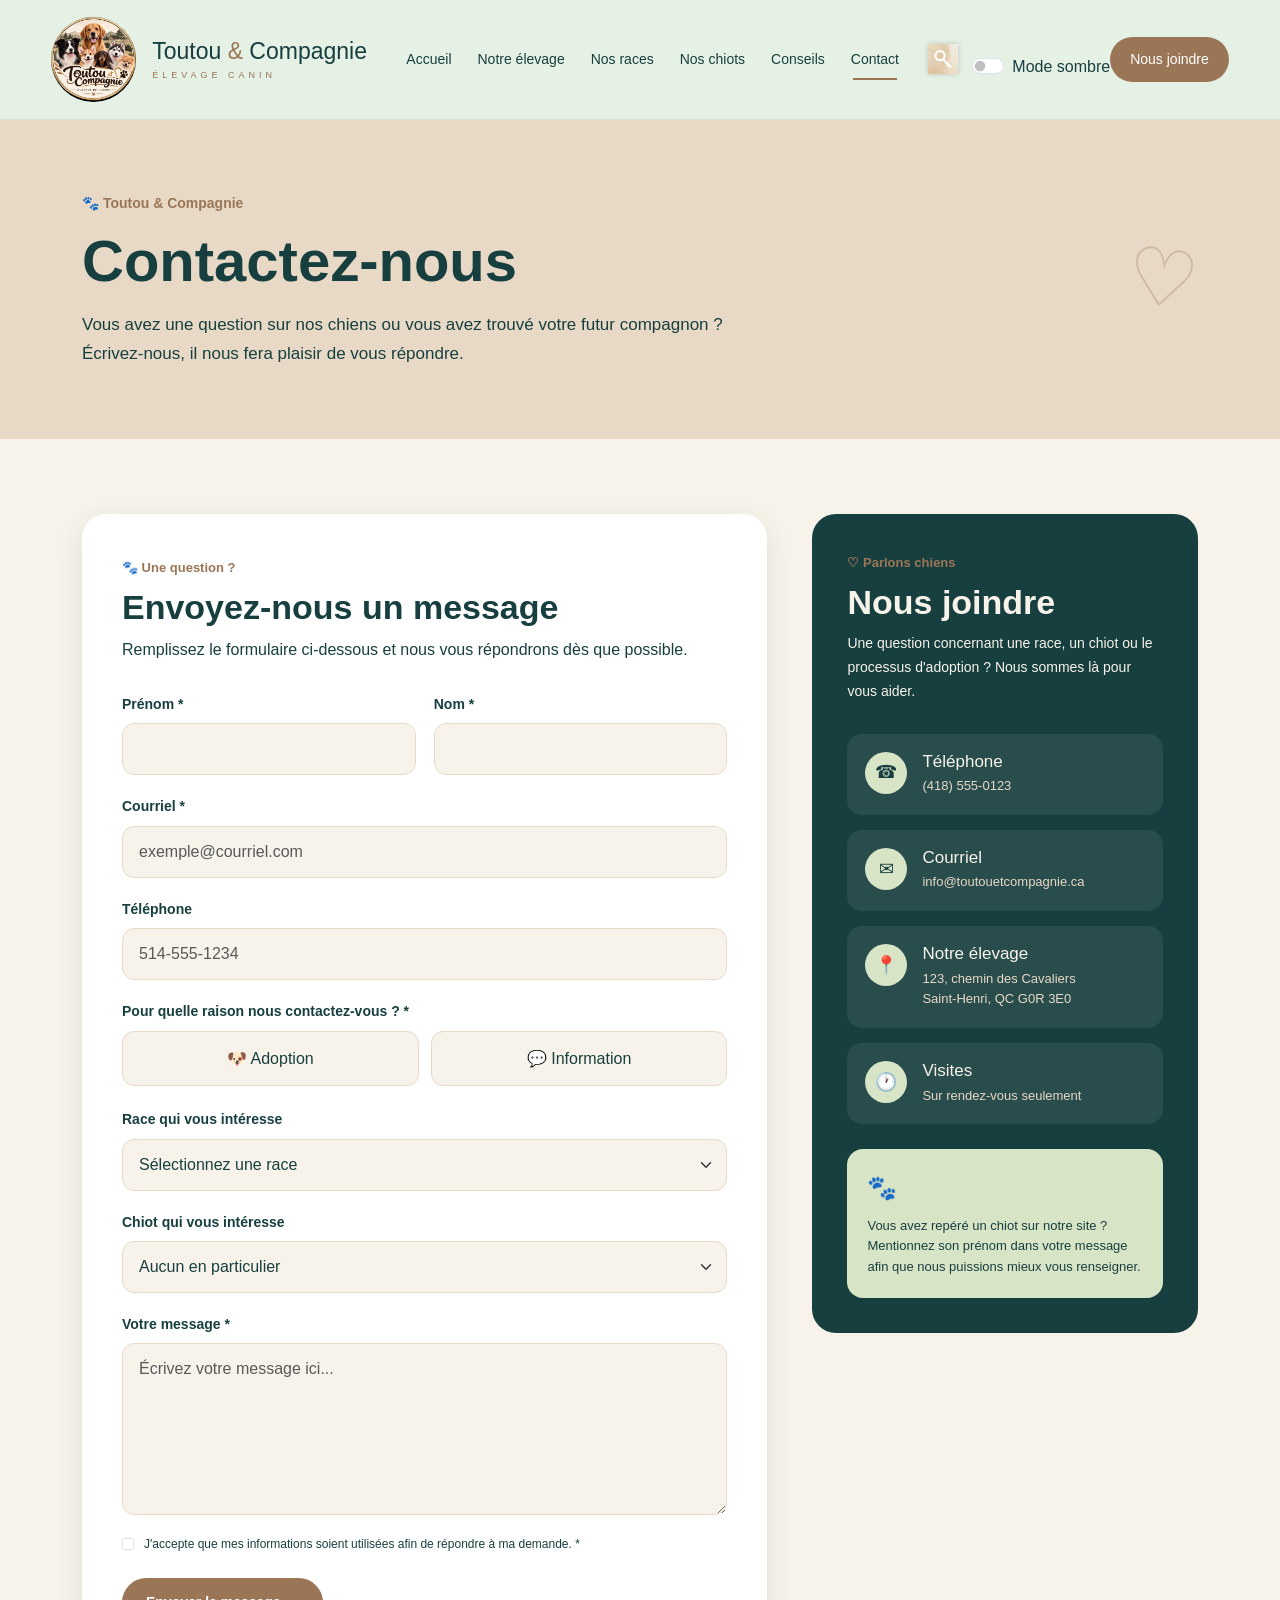
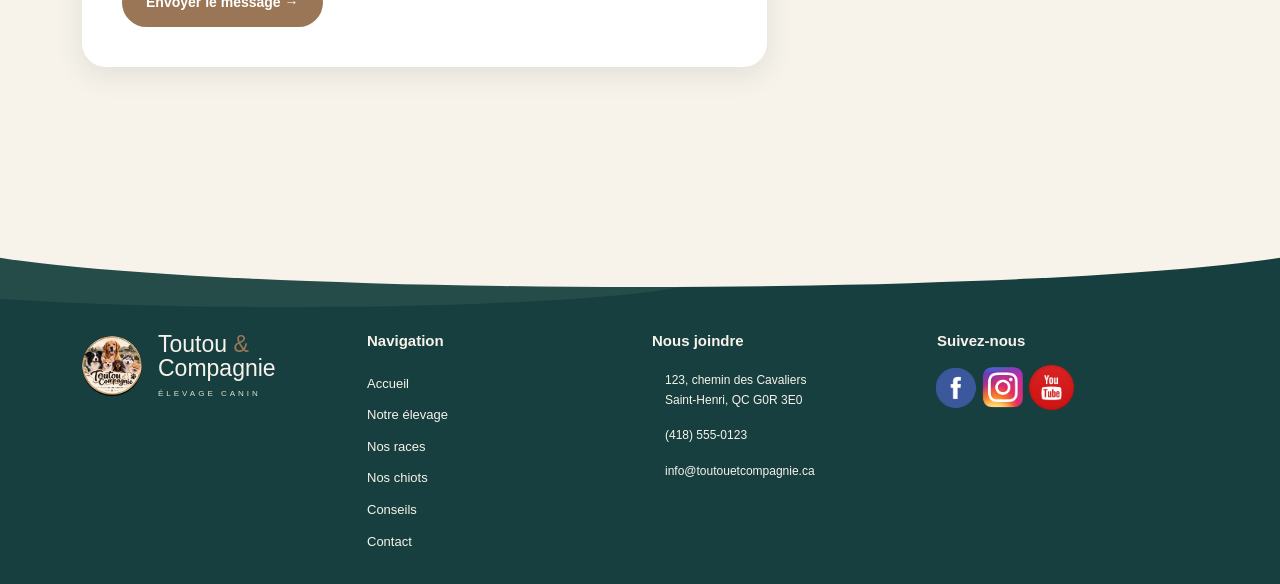
<file: contact.html>
<!doctype html>
<html lang="fr">
    <head>
        <meta charset="UTF-8" />
        <meta name="viewport" content="width=device-width, initial-scale=1.0" />
        <title>Contact - Toutou & Compagnie</title>
        <meta
            name="description"
            content="Communiquez avec Toutou & Compagnie"
        />
        <link rel="stylesheet" href="vendor/bootstrap.min.css" />
        <link rel="stylesheet" href="css/style.css" />
        <link rel="icon" href="data:," />
    </head>
    <body>
        <header class="header-site">
            <nav class="navbar navbar-expand-lg w-100">
                <div class="w-100 d-flex align-items-center">
                    <!-- LOGO -->
                    <a
                        class="navbar-brand d-flex align-items-center"
                        href="index.html"
                    >
                        <img
                            src="images/accueil/logo.png"
                            alt="Logo de Toutou & Compagnie"
                            class="logo-header"
                        />

                        <div class="logo-nom ms-3">
                            <div class="nom-principal">
                                Toutou <span>&</span> Compagnie
                            </div>
                            <div class="sous-titre-logo">ÉLEVAGE CANIN</div>
                        </div>
                    </a>

                    <!-- MENU HAMBURGER -->
                    <button
                        class="navbar-toggler"
                        type="button"
                        data-bs-toggle="collapse"
                        data-bs-target="#navigation"
                    >
                        <span class="hamburger-icon">
                            <span></span>
                            <span></span>
                            <span></span>
                        </span>
                    </button>

                    <!-- MENU -->
                    <div class="collapse navbar-collapse" id="navigation">
                        <ul class="navbar-nav mx-auto">
                            <li class="nav-item">
                                <a class="nav-link" href="index.html">
                                    Accueil
                                </a>
                            </li>

                            <li class="nav-item">
                                <a class="nav-link" href="elevage.html">
                                    Notre élevage
                                </a>
                            </li>

                            <li class="nav-item">
                                <a class="nav-link" href="races.html">
                                    Nos races
                                </a>
                            </li>

                            <li class="nav-item">
                                <a class="nav-link" href="chiots.html">
                                    Nos chiots
                                </a>
                            </li>

                            <li class="nav-item">
                                <a class="nav-link" href="conseils.html">
                                    Conseils
                                </a>
                            </li>

                            <li class="nav-item">
                                <a
                                    class="nav-link active"
                                    aria-current="page"
                                    href="contact.html"
                                >
                                    Contact
                                </a>
                            </li>
                        </ul>

                        <!-- RECHERCHE -->
                        <button
                            class="btn-recherche"
                            type="button"
                            aria-label="Rechercher"
                        >
                            <img
                                src="images/accueil/loupe.jpg"
                                alt="Logo de recherche"
                                class="logo-recherche"
                            />
                        </button>

                        <div class="form-check form-switch mt-3">
                            <input
                                type="checkbox"
                                id="mode-sombre"
                                class="form-check-input"
                                role="switch"
                            />
                            <label for="mode-sombre" class="form-check-label"
                                >Mode sombre</label
                            >
                        </div>

                        <!-- BOUTON CONTACT -->
                        <a href="contact.html" class="btn-nous-joindre">
                            Nous joindre
                        </a>
                    </div>
                </div>
            </nav>
        </header>

        <main class="page-contact">
            <!-- ============================= -->
            <!-- BANNIÈRE CONTACT -->
            <!-- ============================= -->

            <section class="hero-contact">
                <div class="container">
                    <div class="hero-contact-contenu">
                        <div>
                            <span class="petit-titre-contact">
                                🐾 Toutou & Compagnie
                            </span>

                            <h1>Contactez-nous</h1>

                            <p>
                                Vous avez une question sur nos chiens ou vous
                                avez trouvé votre futur compagnon ?
                                Écrivez-nous, il nous fera plaisir de vous
                                répondre.
                            </p>
                        </div>

                        <div class="decor-contact">♡</div>
                    </div>
                </div>
            </section>

            <!-- ============================= -->
            <!-- FORMULAIRE + INFORMATIONS -->
            <!-- ============================= -->

            <section class="section-contact">
                <div class="container">
                    <div class="grille-contact">
                        <!-- ============================= -->
                        <!-- FORMULAIRE -->
                        <!-- ============================= -->

                        <div class="bloc-formulaire">
                            <span class="sous-titre-formulaire">
                                🐾 Une question ?
                            </span>
                            <h2>Envoyez-nous un message</h2>
                            <p class="intro-formulaire">
                                Remplissez le formulaire ci-dessous et nous vous
                                répondrons dès que possible.
                            </p>

                            <form
                                action="merci.html"
                                method="get"
                                class="formulaire-contact"
                            >
                                <!-- PRÉNOM + NOM -->

                                <div class="ligne-formulaire">
                                    <div class="champ-contact">
                                        <label for="prenom" class="form-label">
                                            Prénom *
                                        </label>

                                        <input
                                            class="form-control"
                                            type="text"
                                            id="prenom"
                                            name="prenom"
                                            required
                                        />
                                    </div>

                                    <div class="champ-contact">
                                        <label for="nom" class="form-label">
                                            Nom *
                                        </label>

                                        <input
                                            class="form-control"
                                            type="text"
                                            id="nom"
                                            name="nom"
                                            required
                                        />
                                    </div>
                                </div>

                                <!-- COURRIEL -->

                                <div class="champ-contact">
                                    <label for="courriel" class="form-label">
                                        Courriel *
                                    </label>

                                    <input
                                        class="form-control"
                                        type="email"
                                        id="courriel"
                                        name="courriel"
                                        placeholder="exemple@courriel.com"
                                        required
                                    />
                                </div>

                                <!-- TÉLÉPHONE -->

                                <div class="champ-contact">
                                    <label for="telephone" class="form-label">
                                        Téléphone
                                    </label>

                                    <input
                                        class="form-control"
                                        type="tel"
                                        id="telephone"
                                        name="telephone"
                                        placeholder="514-555-1234"
                                    />
                                </div>

                                <!-- TYPE DE DEMANDE -->

                                <fieldset class="type-demande">
                                    <legend>
                                        Pour quelle raison nous contactez-vous ?
                                        *
                                    </legend>

                                    <div class="choix-demande">
                                        <label
                                            class="choix-contact form-check-label"
                                        >
                                            <input
                                                class="form-check-input"
                                                type="radio"
                                                name="raison"
                                                value="adoption"
                                                required
                                            />

                                            <span> 🐶 Adoption </span>
                                        </label>

                                        <label
                                            class="choix-contact form-check-label"
                                        >
                                            <input
                                                class="form-check-input"
                                                type="radio"
                                                name="raison"
                                                value="information"
                                            />

                                            <span> 💬 Information </span>
                                        </label>
                                    </div>
                                </fieldset>

                                <!-- RACE -->

                                <div class="champ-contact">
                                    <label for="race" class="form-label">
                                        Race qui vous intéresse
                                    </label>

                                    <select
                                        id="race"
                                        name="race"
                                        class="form-select"
                                    >
                                        <option value="">
                                            Sélectionnez une race
                                        </option>

                                        <option value="yorkshire">
                                            Yorkshire Terrier
                                        </option>

                                        <option value="corgi">Corgi</option>

                                        <option value="dachshund">
                                            Dachshund
                                        </option>

                                        <option value="shiba">Shiba Inu</option>

                                        <option value="beagle">Beagle</option>

                                        <option value="border-collie">
                                            Border Collie
                                        </option>

                                        <option value="husky">
                                            Husky sibérien
                                        </option>

                                        <option value="berger-allemand">
                                            Berger allemand
                                        </option>

                                        <option value="doberman">
                                            Doberman
                                        </option>

                                        <option value="golden">
                                            Golden Retriever
                                        </option>

                                        <option value="spitz-nain">
                                            Spitz nain
                                        </option>
                                    </select>
                                </div>

                                <!-- CHIOT -->

                                <div class="champ-contact">
                                    <label for="chiot" class="form-label">
                                        Chiot qui vous intéresse
                                    </label>

                                    <select
                                        id="chiot"
                                        name="chiot"
                                        class="form-select"
                                    >
                                        <option value="">
                                            Aucun en particulier
                                        </option>

                                        <option>Bella</option>
                                        <option>Perle</option>
                                        <option>Moka</option>
                                        <option>Yuki</option>
                                        <option>Nova</option>
                                        <option>Sky</option>
                                        <option>Loki</option>
                                        <option>Rex</option>
                                        <option>Tyson</option>
                                        <option>Luna</option>
                                    </select>
                                </div>

                                <!-- MESSAGE -->

                                <div class="champ-contact">
                                    <label for="message" class="form-label">
                                        Votre message *
                                    </label>

                                    <textarea
                                        class="form-control"
                                        id="message"
                                        name="message"
                                        rows="6"
                                        placeholder="Écrivez votre message ici..."
                                        required
                                    ></textarea>
                                </div>

                                <!-- CONSENTEMENT -->

                                <label
                                    class="consentement-contact form-check-label"
                                >
                                    <input
                                        class="form-check-input"
                                        type="checkbox"
                                        name="consentement"
                                        required
                                    />

                                    <span>
                                        J'accepte que mes informations soient
                                        utilisées afin de répondre à ma demande.
                                        *
                                    </span>
                                </label>

                                <!-- BOUTON -->

                                <button
                                    type="submit"
                                    class="btn-envoyer-contact"
                                >
                                    Envoyer le message →
                                </button>
                            </form>
                        </div>

                        <!-- ============================= -->
                        <!-- COORDONNÉES -->
                        <!-- ============================= -->

                        <aside class="bloc-coordonnees">
                            <span class="sous-titre-formulaire">
                                ♡ Parlons chiens
                            </span>

                            <h2>Nous joindre</h2>

                            <p class="texte-coordonnees">
                                Une question concernant une race, un chiot ou le
                                processus d'adoption ? Nous sommes là pour vous
                                aider.
                            </p>

                            <!-- TÉLÉPHONE -->

                            <div class="carte-contact-info">
                                <div class="icone-contact">☎</div>

                                <div>
                                    <h3>Téléphone</h3>

                                    <p>(418) 555-0123</p>
                                </div>
                            </div>

                            <!-- COURRIEL -->

                            <div class="carte-contact-info">
                                <div class="icone-contact">✉</div>

                                <div>
                                    <h3>Courriel</h3>

                                    <p>info@toutouetcompagnie.ca</p>
                                </div>
                            </div>

                            <!-- ADRESSE -->

                            <div class="carte-contact-info">
                                <div class="icone-contact">📍</div>

                                <div>
                                    <h3>Notre élevage</h3>

                                    <p>
                                        123, chemin des Cavaliers<br />
                                        Saint-Henri, QC G0R 3E0
                                    </p>
                                </div>
                            </div>

                            <!-- HEURES -->

                            <div class="carte-contact-info">
                                <div class="icone-contact">🕐</div>

                                <div>
                                    <h3>Visites</h3>

                                    <p>Sur rendez-vous seulement</p>
                                </div>
                            </div>

                            <!-- PETIT MESSAGE -->

                            <div class="message-contact">
                                <span>🐾</span>

                                <p>
                                    Vous avez repéré un chiot sur notre site ?
                                    Mentionnez son prénom dans votre message
                                    afin que nous puissions mieux vous
                                    renseigner.
                                </p>
                            </div>
                        </aside>
                    </div>
                </div>
            </section>
        </main>

        <footer class="footer-site">
            <!-- Forme arrondie -->
            <div class="footer-vague"></div>

            <div class="container footer-contenu">
                <div class="row gy-5">
                    <!-- ================================ -->
                    <!-- LOGO -->
                    <!-- ================================ -->

                    <div class="col-lg-3 col-md-6">
                        <a
                            href="index.html"
                            class="footer-logo d-flex align-items-center"
                        >
                            <img
                                src="images/accueil/logo.png"
                                alt="Logo de Toutou & Compagnie"
                                class="logo-footer"
                            />

                            <div class="ms-3">
                                <div class="footer-nom">
                                    Toutou <span>&</span><br />
                                    Compagnie
                                </div>
                                <div class="footer-sous-titre">
                                    ÉLEVAGE CANIN
                                </div>
                            </div>
                        </a>
                    </div>

                    <!-- ================================ -->
                    <!-- NAVIGATION -->
                    <!-- ================================ -->

                    <div class="col-lg-3 col-md-6">
                        <h2 class="footer-titre">Navigation</h2>

                        <ul class="footer-navigation">
                            <li>
                                <a href="index.html">Accueil</a>
                            </li>

                            <li>
                                <a href="elevage.html">Notre élevage</a>
                            </li>

                            <li>
                                <a href="races.html">Nos races</a>
                            </li>

                            <li>
                                <a href="chiots.html">Nos chiots</a>
                            </li>

                            <li>
                                <a href="conseils.html">Conseils</a>
                            </li>

                            <li>
                                <a href="contact.html">Contact</a>
                            </li>
                        </ul>
                    </div>

                    <!-- ================================ -->
                    <!-- CONTACT -->
                    <!-- ================================ -->

                    <div class="col-lg-3 col-md-6">
                        <h2 class="footer-titre">Nous joindre</h2>

                        <div class="footer-contact">
                            <div class="contact-ligne">
                                <i class="bi bi-geo-alt-fill"></i>
                                <p>
                                    123, chemin des Cavaliers<br />
                                    Saint-Henri, QC G0R 3E0
                                </p>
                            </div>

                            <div class="contact-ligne">
                                <i class="bi bi-telephone-fill"></i>
                                <p>(418) 555-0123</p>
                            </div>

                            <div class="contact-ligne">
                                <i class="bi bi-envelope-fill"></i>
                                <p>info@toutouetcompagnie.ca</p>
                            </div>
                        </div>
                    </div>

                    <!-- ================================ -->
                    <!-- RÉSEAUX -->
                    <!-- ================================ -->

                    <div class="col-lg-3 col-md-6">
                        <h2 class="footer-titre">Suivez-nous</h2>

                        <div class="reseaux-sociaux">
                            <a
                                href="https://www.facebook.com/profile.php?id=61594627183723"
                                target="_blank"
                                aria-label="Facebook"
                            >
                                <img
                                    src="images/accueil/logo_facebook.png"
                                    alt="Logo Facebook"
                                    class="logo-reseaux"
                                />
                                <i class="bi bi-facebook"></i>
                            </a>

                            <a
                                href="https://www.instagram.com/jbelangerthibault/"
                                target="_blank"
                                aria-label="Instagram"
                            >
                                <img
                                    src="images/accueil/logo_instagram.png"
                                    alt="Logo Instagram"
                                    class="logo-reseaux"
                                />
                                <i class="bi bi-instagram"></i>
                            </a>
                            <a
                                href="https://www.youtube.com/@ToutouCompagnie-p2m"
                                target="_blank"
                                aria-label="YouTube"
                            >
                                <img
                                    src="images/accueil/logo_youtube.png"
                                    alt="Logo YouTube"
                                    class="logo-reseaux"
                                />
                                <i class="bi bi-youtube"></i>
                            </a>
                        </div>
                    </div>
                </div>
            </div>
        </footer>

        <script src="js/script.js" defer></script>
        <script src="vendor/bootstrap.bundle.min.js"></script>
    </body>
</html>
</file>
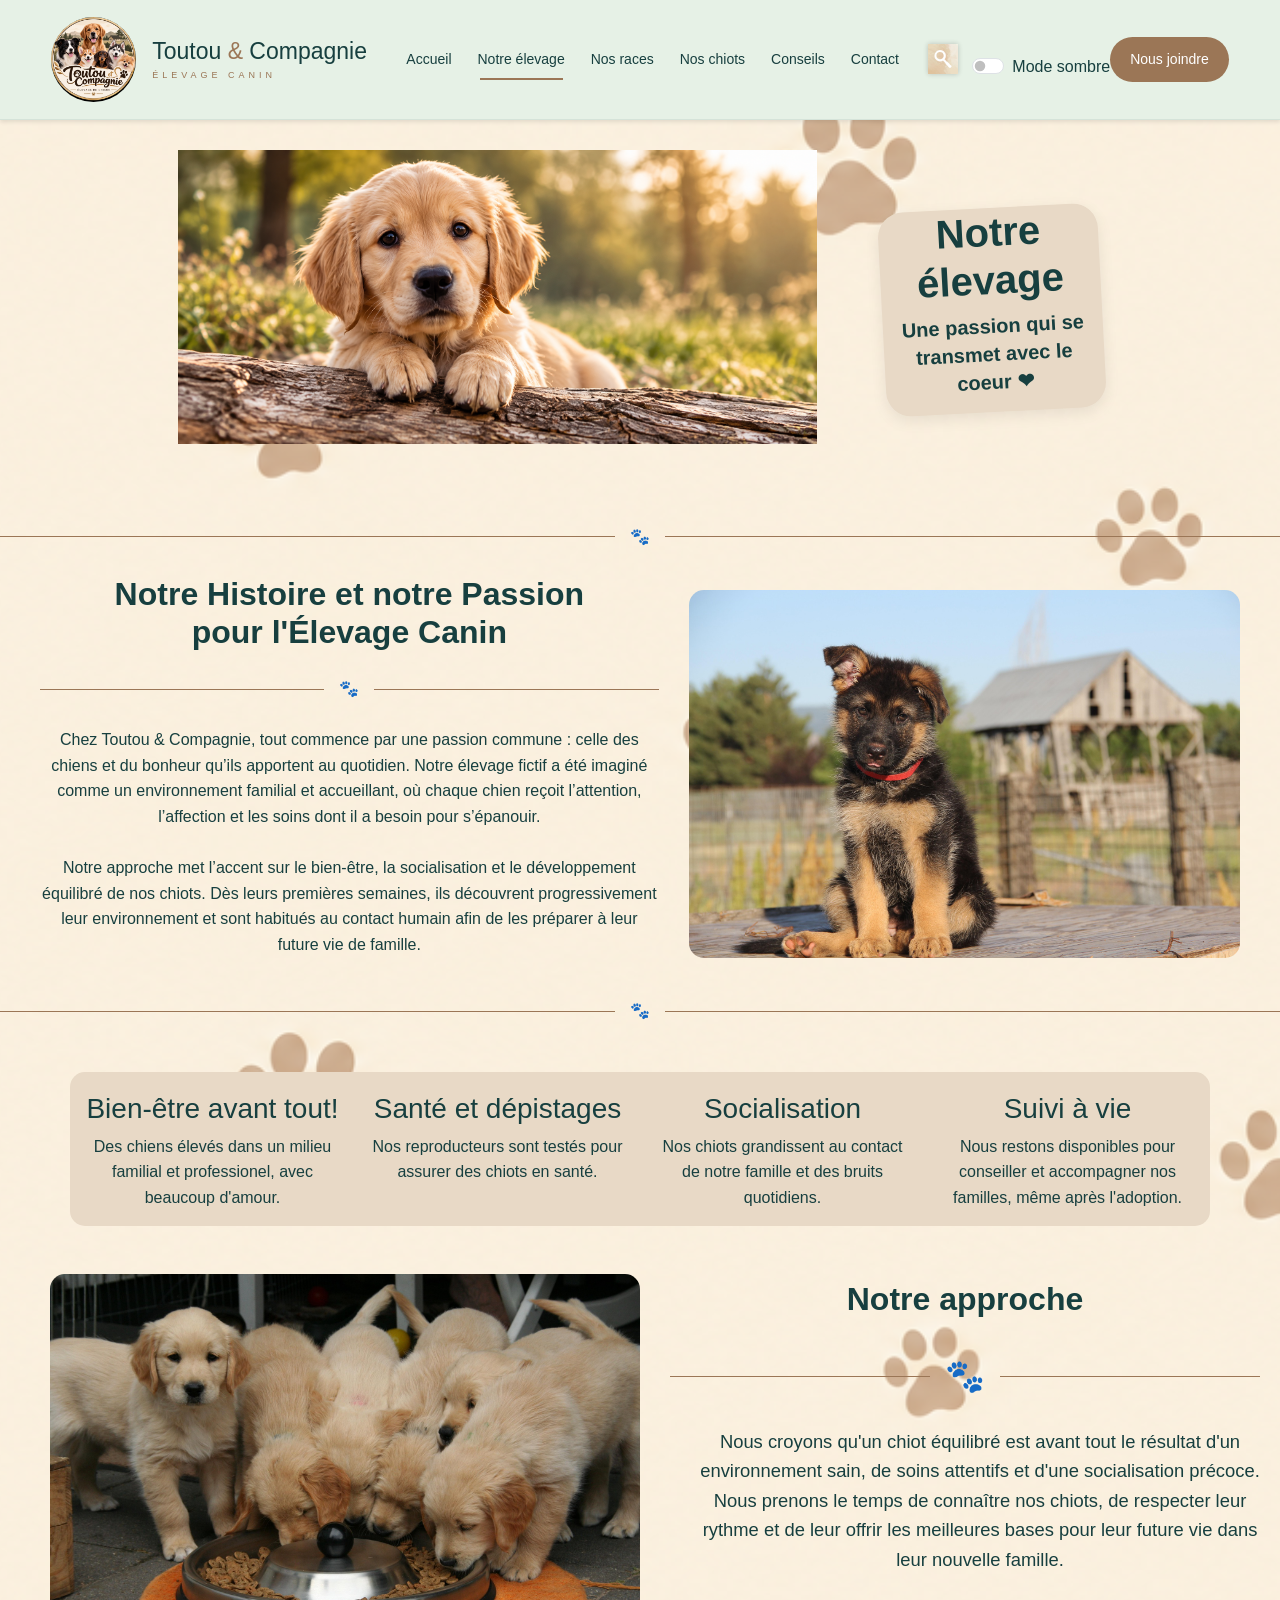
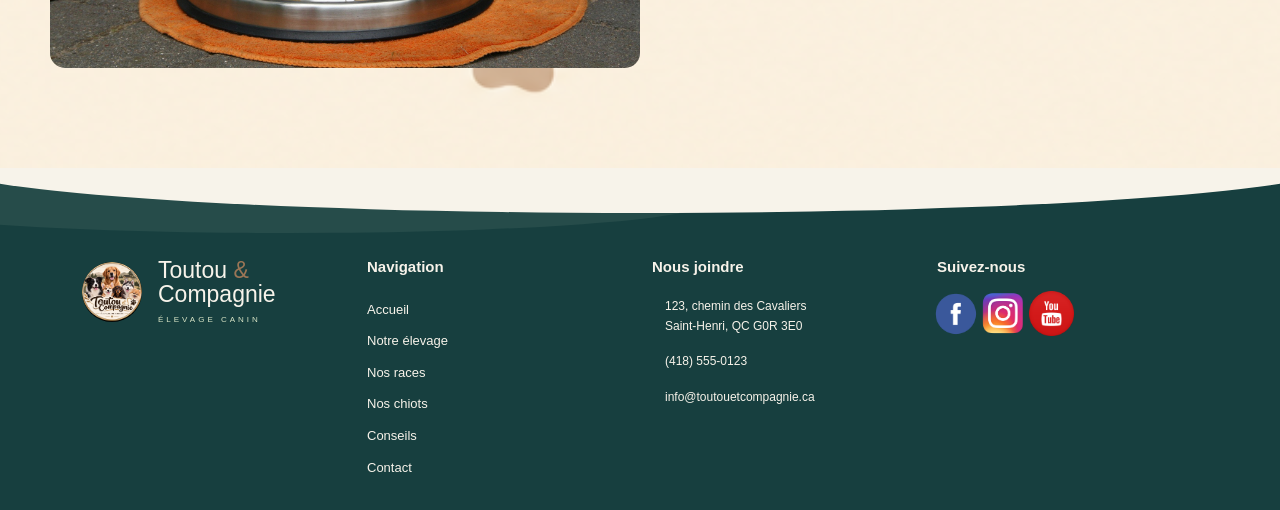
<file: elevage.html>
<!doctype html>
<html lang="fr">
    <head>
        <meta charset="UTF-8" />
        <meta name="viewport" content="width=device-width, initial-scale=1.0" />
        <title>Notre élevage!</title>
        <meta
            name="description"
            content="Découvrez l'histoire, les valeurs et l'approche de l'élevage"
        />
        <link rel="stylesheet" href="vendor/bootstrap.min.css" />
        <link rel="stylesheet" href="css/style.css" />
        <link rel="icon" href="data:," />
    </head>
    <body class="body-elevage">
        <header class="header-site">
            <nav class="navbar navbar-expand-lg w-100">
                <div class="w-100 d-flex align-items-center">
                    <!-- LOGO -->
                    <a
                        class="navbar-brand d-flex align-items-center"
                        href="index.html"
                    >
                        <img
                            src="images/accueil/logo.png"
                            alt="Logo de Toutou & Compagnie"
                            class="logo-header"
                        />

                        <div class="logo-nom ms-3">
                            <div class="nom-principal">
                                Toutou <span>&</span> Compagnie
                            </div>
                            <div class="sous-titre-logo">ÉLEVAGE CANIN</div>
                        </div>
                    </a>

                    <!-- MENU HAMBURGER -->
                    <button
                        class="navbar-toggler"
                        type="button"
                        data-bs-toggle="collapse"
                        data-bs-target="#navigation"
                    >
                        <span class="hamburger-icon">
                            <span></span>
                            <span></span>
                            <span></span>
                        </span>
                    </button>

                    <!-- MENU -->
                    <div class="collapse navbar-collapse" id="navigation">
                        <ul class="navbar-nav mx-auto">
                            <li class="nav-item">
                                <a class="nav-link" href="index.html">
                                    Accueil
                                </a>
                            </li>

                            <li class="nav-item">
                                <a
                                    class="nav-link active"
                                    aria-current="page"
                                    href="elevage.html"
                                >
                                    Notre élevage
                                </a>
                            </li>

                            <li class="nav-item">
                                <a class="nav-link" href="races.html">
                                    Nos races
                                </a>
                            </li>

                            <li class="nav-item">
                                <a class="nav-link" href="chiots.html">
                                    Nos chiots
                                </a>
                            </li>

                            <li class="nav-item">
                                <a class="nav-link" href="conseils.html">
                                    Conseils
                                </a>
                            </li>

                            <li class="nav-item">
                                <a class="nav-link" href="contact.html">
                                    Contact
                                </a>
                            </li>
                        </ul>

                        <!-- RECHERCHE -->
                        <button
                            class="btn-recherche"
                            type="button"
                            aria-label="Rechercher"
                        >
                            <img
                                src="images/accueil/loupe.jpg"
                                alt="Logo de recherche"
                                class="logo-recherche"
                            />
                        </button>

                        <div class="form-check form-switch mt-3">
                            <input
                                type="checkbox"
                                id="mode-sombre"
                                class="form-check-input"
                                role="switch"
                            />
                            <label for="mode-sombre" class="form-check-label"
                                >Mode sombre</label
                            >
                        </div>

                        <!-- BOUTON CONTACT -->
                        <a href="contact.html" class="btn-nous-joindre">
                            Nous joindre
                        </a>
                    </div>
                </div>
            </nav>
        </header>

        <main class="main-elevage">
            <!-- ENTETE -->

            <div class="entete-elevage">
                <img
                    src="images/elevage/golden_entete.png"
                    alt="Golden Retriever"
                    class="image-entete"
                />

                <div class="texte-entete">
                    <h1 class="titre-page">Notre élevage</h1>
                    <p class="sous-titre-page">
                        Une passion qui se transmet avec le coeur ❤
                    </p>
                </div>
            </div>

            <!-- SEPARATEUR -->

            <div class="separateur-bas">
                <span></span>
                <span>🐾</span>
                <span></span>
            </div>

            <!-- NOTRE HISTOIRE -->

            <div class="section-elevage">
                <div class="notre-histoire">
                    <div>
                        <h2 class="titre-principal">
                            Notre Histoire et notre Passion <br />pour l'Élevage
                            Canin
                        </h2>
                        <!-- SEPARATEUR -->
                        <div class="separateur-bas">
                            <span></span>
                            <span>🐾</span>
                            <span></span>
                        </div>
                        <p class="texte-elevage">
                            Chez Toutou & Compagnie, tout commence par une
                            passion commune : celle des chiens et du bonheur
                            qu’ils apportent au quotidien. Notre élevage fictif
                            a été imaginé comme un environnement familial et
                            accueillant, où chaque chien reçoit l’attention,
                            l’affection et les soins dont il a besoin pour
                            s’épanouir.
                            <br />
                            <br />
                            Notre approche met l’accent sur le bien-être, la
                            socialisation et le développement équilibré de nos
                            chiots. Dès leurs premières semaines, ils découvrent
                            progressivement leur environnement et sont habitués
                            au contact humain afin de les préparer à leur future
                            vie de famille.
                        </p>
                    </div>
                    <div class="image-elevage">
                        <img
                            src="images/elevage/berger_elevage.jpg"
                            alt="Chiots dans l'élevage"
                            class="image-chiots"
                        />
                    </div>
                </div>
            </div>

            <div class="separateur-bas">
                <span></span>
                <span>🐾</span>
                <span></span>
            </div>

            <div class="container mt-5">
                <div class="row fiche-elevage">
                    <div class="col-md-3 etiquette-fiche-elevage">
                        <h3>Bien-être avant tout!</h3>
                        <p>
                            Des chiens élevés dans un milieu familial et
                            professionel, avec beaucoup d'amour.
                        </p>
                    </div>

                    <div class="col-md-3 etiquette-fiche-elevage">
                        <h3>Santé et dépistages</h3>
                        <p>
                            Nos reproducteurs sont testés pour assurer des
                            chiots en santé.
                        </p>
                    </div>

                    <div class="col-md-3 etiquette-fiche-elevage">
                        <h3>Socialisation</h3>
                        <p>
                            Nos chiots grandissent au contact de notre famille
                            et des bruits quotidiens.
                        </p>
                    </div>
                    <div class="col-md-3 etiquette-fiche-elevage">
                        <h3>Suivi à vie</h3>
                        <p>
                            Nous restons disponibles pour conseiller et
                            accompagner nos familles, même après l'adoption.
                        </p>
                    </div>
                </div>
            </div>

            <div class="notre-approche mt-5">
                <div class="col-6 w-">
                    <img
                        src="images/elevage/groupe_chiot.jpg"
                        alt="Chiots dans l'élevage"
                        class="image-approche"
                    />
                </div>
                <div class="texte-approche col-6">
                    <h2>Notre approche</h2>

                    <div class="separateur-bas">
                        <span></span>
                        <span>🐾</span>
                        <span></span>
                    </div>
                    <p class="p-approche">
                        Nous croyons qu'un chiot équilibré est avant tout le
                        résultat d'un environnement sain, de soins attentifs et
                        d'une socialisation précoce. Nous prenons le temps de
                        connaître nos chiots, de respecter leur rythme et de
                        leur offrir les meilleures bases pour leur future vie
                        dans leur nouvelle famille.
                    </p>
                </div>
            </div>
        </main>

        <footer class="footer-site">
            <!-- Forme arrondie -->
            <div class="footer-vague"></div>

            <div class="container footer-contenu">
                <div class="row gy-5">
                    <!-- ================================ -->
                    <!-- LOGO -->
                    <!-- ================================ -->

                    <div class="col-lg-3 col-md-6">
                        <a
                            href="index.html"
                            class="footer-logo d-flex align-items-center"
                        >
                            <img
                                src="images/accueil/logo.png"
                                alt="Logo de Toutou & Compagnie"
                                class="logo-footer"
                            />

                            <div class="ms-3">
                                <div class="footer-nom">
                                    Toutou <span>&</span><br />
                                    Compagnie
                                </div>
                                <div class="footer-sous-titre">
                                    ÉLEVAGE CANIN
                                </div>
                            </div>
                        </a>
                    </div>

                    <!-- ================================ -->
                    <!-- NAVIGATION -->
                    <!-- ================================ -->

                    <div class="col-lg-3 col-md-6">
                        <h2 class="footer-titre">Navigation</h2>

                        <ul class="footer-navigation">
                            <li>
                                <a href="index.html">Accueil</a>
                            </li>

                            <li>
                                <a href="elevage.html">Notre élevage</a>
                            </li>

                            <li>
                                <a href="races.html">Nos races</a>
                            </li>

                            <li>
                                <a href="chiots.html">Nos chiots</a>
                            </li>

                            <li>
                                <a href="conseils.html">Conseils</a>
                            </li>

                            <li>
                                <a href="contact.html">Contact</a>
                            </li>
                        </ul>
                    </div>

                    <!-- ================================ -->
                    <!-- CONTACT -->
                    <!-- ================================ -->

                    <div class="col-lg-3 col-md-6">
                        <h2 class="footer-titre">Nous joindre</h2>

                        <div class="footer-contact">
                            <div class="contact-ligne">
                                <i class="bi bi-geo-alt-fill"></i>
                                <p>
                                    123, chemin des Cavaliers<br />
                                    Saint-Henri, QC G0R 3E0
                                </p>
                            </div>

                            <div class="contact-ligne">
                                <i class="bi bi-telephone-fill"></i>
                                <p>(418) 555-0123</p>
                            </div>

                            <div class="contact-ligne">
                                <i class="bi bi-envelope-fill"></i>
                                <p>info@toutouetcompagnie.ca</p>
                            </div>
                        </div>
                    </div>

                    <!-- ================================ -->
                    <!-- RÉSEAUX -->
                    <!-- ================================ -->

                    <div class="col-lg-3 col-md-6">
                        <h2 class="footer-titre">Suivez-nous</h2>

                        <div class="reseaux-sociaux">
                            <a
                                href="https://www.facebook.com/profile.php?id=61594627183723"
                                target="_blank"
                                aria-label="Facebook"
                            >
                                <img
                                    src="images/accueil/logo_facebook.png"
                                    alt="Logo Facebook"
                                    class="logo-reseaux"
                                />
                                <i class="bi bi-facebook"></i>
                            </a>

                            <a
                                href="https://www.instagram.com/jbelangerthibault/"
                                target="_blank"
                                aria-label="Instagram"
                            >
                                <img
                                    src="images/accueil/logo_instagram.png"
                                    alt="Logo Instagram"
                                    class="logo-reseaux"
                                />
                                <i class="bi bi-instagram"></i>
                            </a>
                            <a
                                href="https://www.youtube.com/@ToutouCompagnie-p2m"
                                target="_blank"
                                aria-label="YouTube"
                            >
                                <img
                                    src="images/accueil/logo_youtube.png"
                                    alt="Logo YouTube"
                                    class="logo-reseaux"
                                />
                                <i class="bi bi-youtube"></i>
                            </a>
                        </div>
                    </div>
                </div>
            </div>
        </footer>

        <script src="js/script.js" defer></script>
        <script src="vendor/bootstrap.bundle.min.js"></script>
    </body>
</html>
</file>
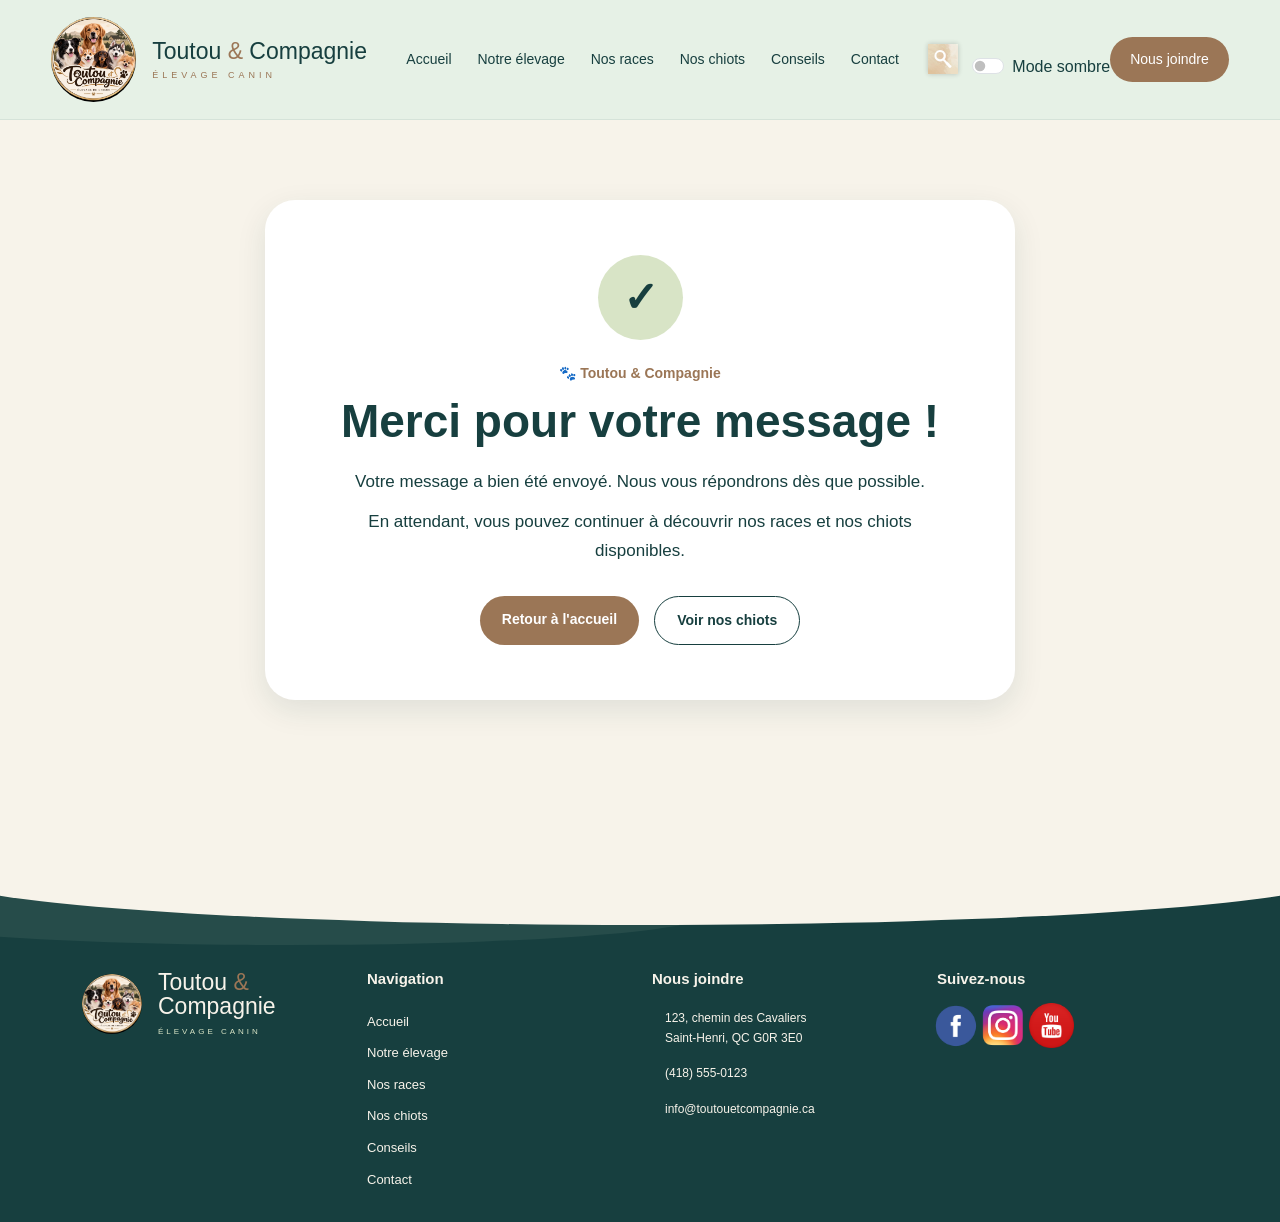
<file: merci.html>
<!doctype html>
<html lang="fr">
    <head>
        <meta charset="UTF-8" />
        <meta name="viewport" content="width=device-width, initial-scale=1.0" />
        <title>Merci - Toutou & Compagnie</title>
        <link rel="stylesheet" href="vendor/bootstrap.min.css" />
        <link rel="stylesheet" href="css/style.css" />
        <link rel="icon" href="data:," />
    </head>
    <body>
        <header class="header-site">
            <nav class="navbar navbar-expand-lg w-100">
                <div class="w-100 d-flex align-items-center">
                    <!-- LOGO -->
                    <a
                        class="navbar-brand d-flex align-items-center"
                        href="index.html"
                    >
                        <img
                            src="images/accueil/logo.png"
                            alt="Logo de Toutou & Compagnie"
                            class="logo-header"
                        />

                        <div class="logo-nom ms-3">
                            <div class="nom-principal">
                                Toutou <span>&</span> Compagnie
                            </div>
                            <div class="sous-titre-logo">ÉLEVAGE CANIN</div>
                        </div>
                    </a>

                    <!-- MENU HAMBURGER -->
                    <button
                        class="navbar-toggler"
                        type="button"
                        data-bs-toggle="collapse"
                        data-bs-target="#navigation"
                    >
                        <span class="hamburger-icon">
                            <span></span>
                            <span></span>
                            <span></span>
                        </span>
                    </button>

                    <!-- MENU -->
                    <div class="collapse navbar-collapse" id="navigation">
                        <ul class="navbar-nav mx-auto">
                            <li class="nav-item">
                                <a class="nav-link" href="index.html">
                                    Accueil
                                </a>
                            </li>

                            <li class="nav-item">
                                <a class="nav-link" href="elevage.html">
                                    Notre élevage
                                </a>
                            </li>

                            <li class="nav-item">
                                <a class="nav-link" href="races.html">
                                    Nos races
                                </a>
                            </li>

                            <li class="nav-item">
                                <a class="nav-link" href="chiots.html">
                                    Nos chiots
                                </a>
                            </li>

                            <li class="nav-item">
                                <a class="nav-link" href="conseils.html">
                                    Conseils
                                </a>
                            </li>

                            <li class="nav-item">
                                <a class="nav-link" href="contact.html">
                                    Contact
                                </a>
                            </li>
                        </ul>

                        <!-- RECHERCHE -->
                        <button
                            class="btn-recherche"
                            type="button"
                            aria-label="Rechercher"
                        >
                            <img
                                src="images/accueil/loupe.jpg"
                                alt="Logo de recherche"
                                class="logo-recherche"
                            />
                        </button>

                        <div class="form-check form-switch mt-3">
                            <input
                                type="checkbox"
                                id="mode-sombre"
                                class="form-check-input"
                                role="switch"
                            />
                            <label for="mode-sombre" class="form-check-label"
                                >Mode sombre</label
                            >
                        </div>

                        <!-- BOUTON CONTACT -->
                        <a href="contact.html" class="btn-nous-joindre">
                            Nous joindre
                        </a>
                    </div>
                </div>
            </nav>
        </header>

        <main class="page-merci">
            <section class="section-merci">
                <div class="container">
                    <div class="carte-merci">
                        <div class="icone-merci">✓</div>

                        <span class="petit-titre-merci"
                            >🐾 Toutou & Compagnie</span
                        >

                        <h1>Merci pour votre message !</h1>

                        <p>
                            Votre message a bien été envoyé. Nous vous
                            répondrons dès que possible.
                        </p>

                        <p>
                            En attendant, vous pouvez continuer à découvrir nos
                            races et nos chiots disponibles.
                        </p>

                        <div class="boutons-merci">
                            <a href="index.html" class="btn-merci-principal"
                                >Retour à l'accueil</a
                            >

                            <a href="chiots.html" class="btn-merci-secondaire"
                                >Voir nos chiots</a
                            >
                        </div>
                    </div>
                </div>
            </section>
        </main>

        <footer class="footer-site">
            <!-- Forme arrondie -->
            <div class="footer-vague"></div>

            <div class="container footer-contenu">
                <div class="row gy-5">
                    <!-- ================================ -->
                    <!-- LOGO -->
                    <!-- ================================ -->

                    <div class="col-lg-3 col-md-6">
                        <a
                            href="index.html"
                            class="footer-logo d-flex align-items-center"
                        >
                            <img
                                src="images/accueil/logo.png"
                                alt="Logo de Toutou & Compagnie"
                                class="logo-footer"
                            />

                            <div class="ms-3">
                                <div class="footer-nom">
                                    Toutou <span>&</span><br />
                                    Compagnie
                                </div>
                                <div class="footer-sous-titre">
                                    ÉLEVAGE CANIN
                                </div>
                            </div>
                        </a>
                    </div>

                    <!-- ================================ -->
                    <!-- NAVIGATION -->
                    <!-- ================================ -->

                    <div class="col-lg-3 col-md-6">
                        <h2 class="footer-titre">Navigation</h2>

                        <ul class="footer-navigation">
                            <li>
                                <a href="index.html">Accueil</a>
                            </li>

                            <li>
                                <a href="elevage.html">Notre élevage</a>
                            </li>

                            <li>
                                <a href="races.html">Nos races</a>
                            </li>

                            <li>
                                <a href="chiots.html">Nos chiots</a>
                            </li>

                            <li>
                                <a href="conseils.html">Conseils</a>
                            </li>

                            <li>
                                <a href="contact.html">Contact</a>
                            </li>
                        </ul>
                    </div>

                    <!-- ================================ -->
                    <!-- CONTACT -->
                    <!-- ================================ -->

                    <div class="col-lg-3 col-md-6">
                        <h2 class="footer-titre">Nous joindre</h2>

                        <div class="footer-contact">
                            <div class="contact-ligne">
                                <i class="bi bi-geo-alt-fill"></i>
                                <p>
                                    123, chemin des Cavaliers<br />
                                    Saint-Henri, QC G0R 3E0
                                </p>
                            </div>

                            <div class="contact-ligne">
                                <i class="bi bi-telephone-fill"></i>
                                <p>(418) 555-0123</p>
                            </div>

                            <div class="contact-ligne">
                                <i class="bi bi-envelope-fill"></i>
                                <p>info@toutouetcompagnie.ca</p>
                            </div>
                        </div>
                    </div>

                    <!-- ================================ -->
                    <!-- RÉSEAUX -->
                    <!-- ================================ -->

                    <div class="col-lg-3 col-md-6">
                        <h2 class="footer-titre">Suivez-nous</h2>

                        <div class="reseaux-sociaux">
                            <a
                                href="https://www.facebook.com/profile.php?id=61594627183723"
                                target="_blank"
                                aria-label="Facebook"
                            >
                                <img
                                    src="images/accueil/logo_facebook.png"
                                    alt="Logo Facebook"
                                    class="logo-reseaux"
                                />
                                <i class="bi bi-facebook"></i>
                            </a>

                            <a
                                href="https://www.instagram.com/jbelangerthibault/"
                                target="_blank"
                                aria-label="Instagram"
                            >
                                <img
                                    src="images/accueil/logo_instagram.png"
                                    alt="Logo Instagram"
                                    class="logo-reseaux"
                                />
                                <i class="bi bi-instagram"></i>
                            </a>
                            <a
                                href="https://www.youtube.com/@ToutouCompagnie-p2m"
                                target="_blank"
                                aria-label="YouTube"
                            >
                                <img
                                    src="images/accueil/logo_youtube.png"
                                    alt="Logo YouTube"
                                    class="logo-reseaux"
                                />
                                <i class="bi bi-youtube"></i>
                            </a>
                        </div>
                    </div>
                </div>
            </div>
        </footer>

        <script src="js/script.js" defer></script>
        <script src="vendor/bootstrap.bundle.min.js"></script>
    </body>
</html>
</file>
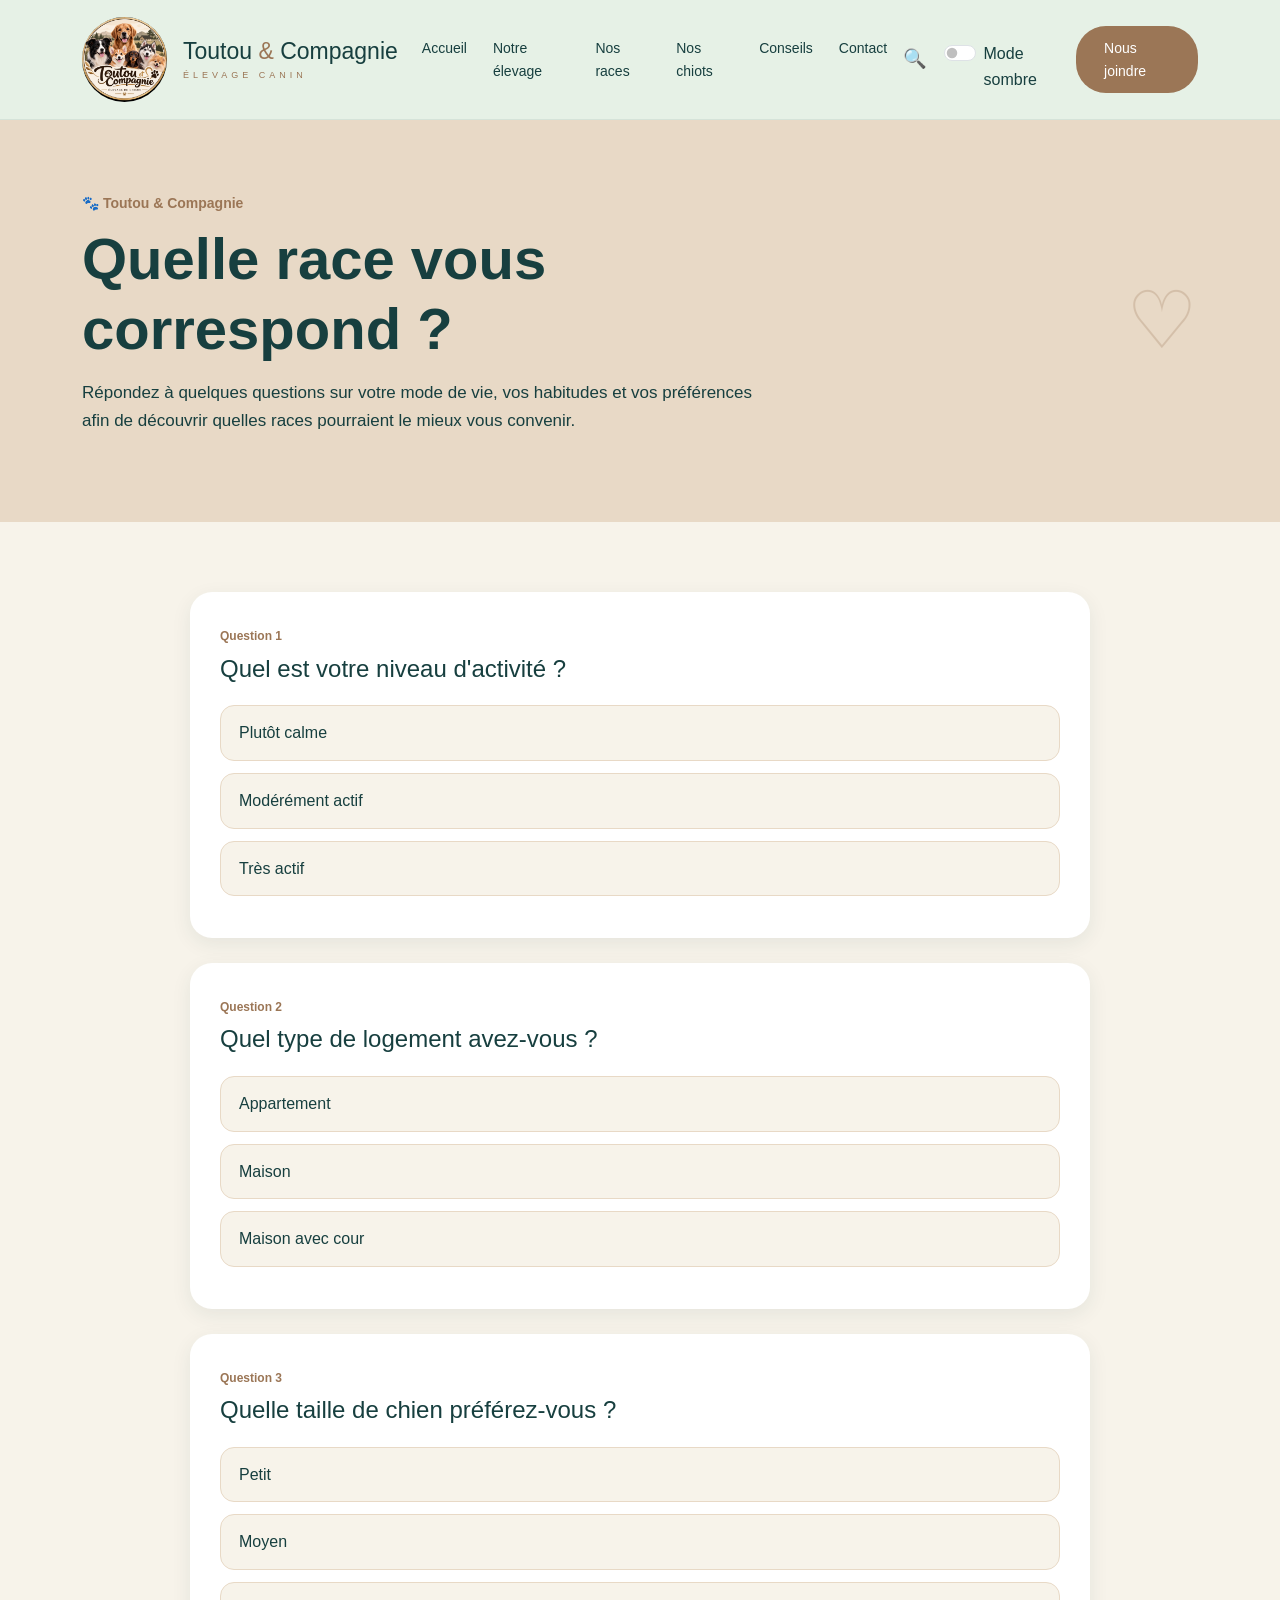
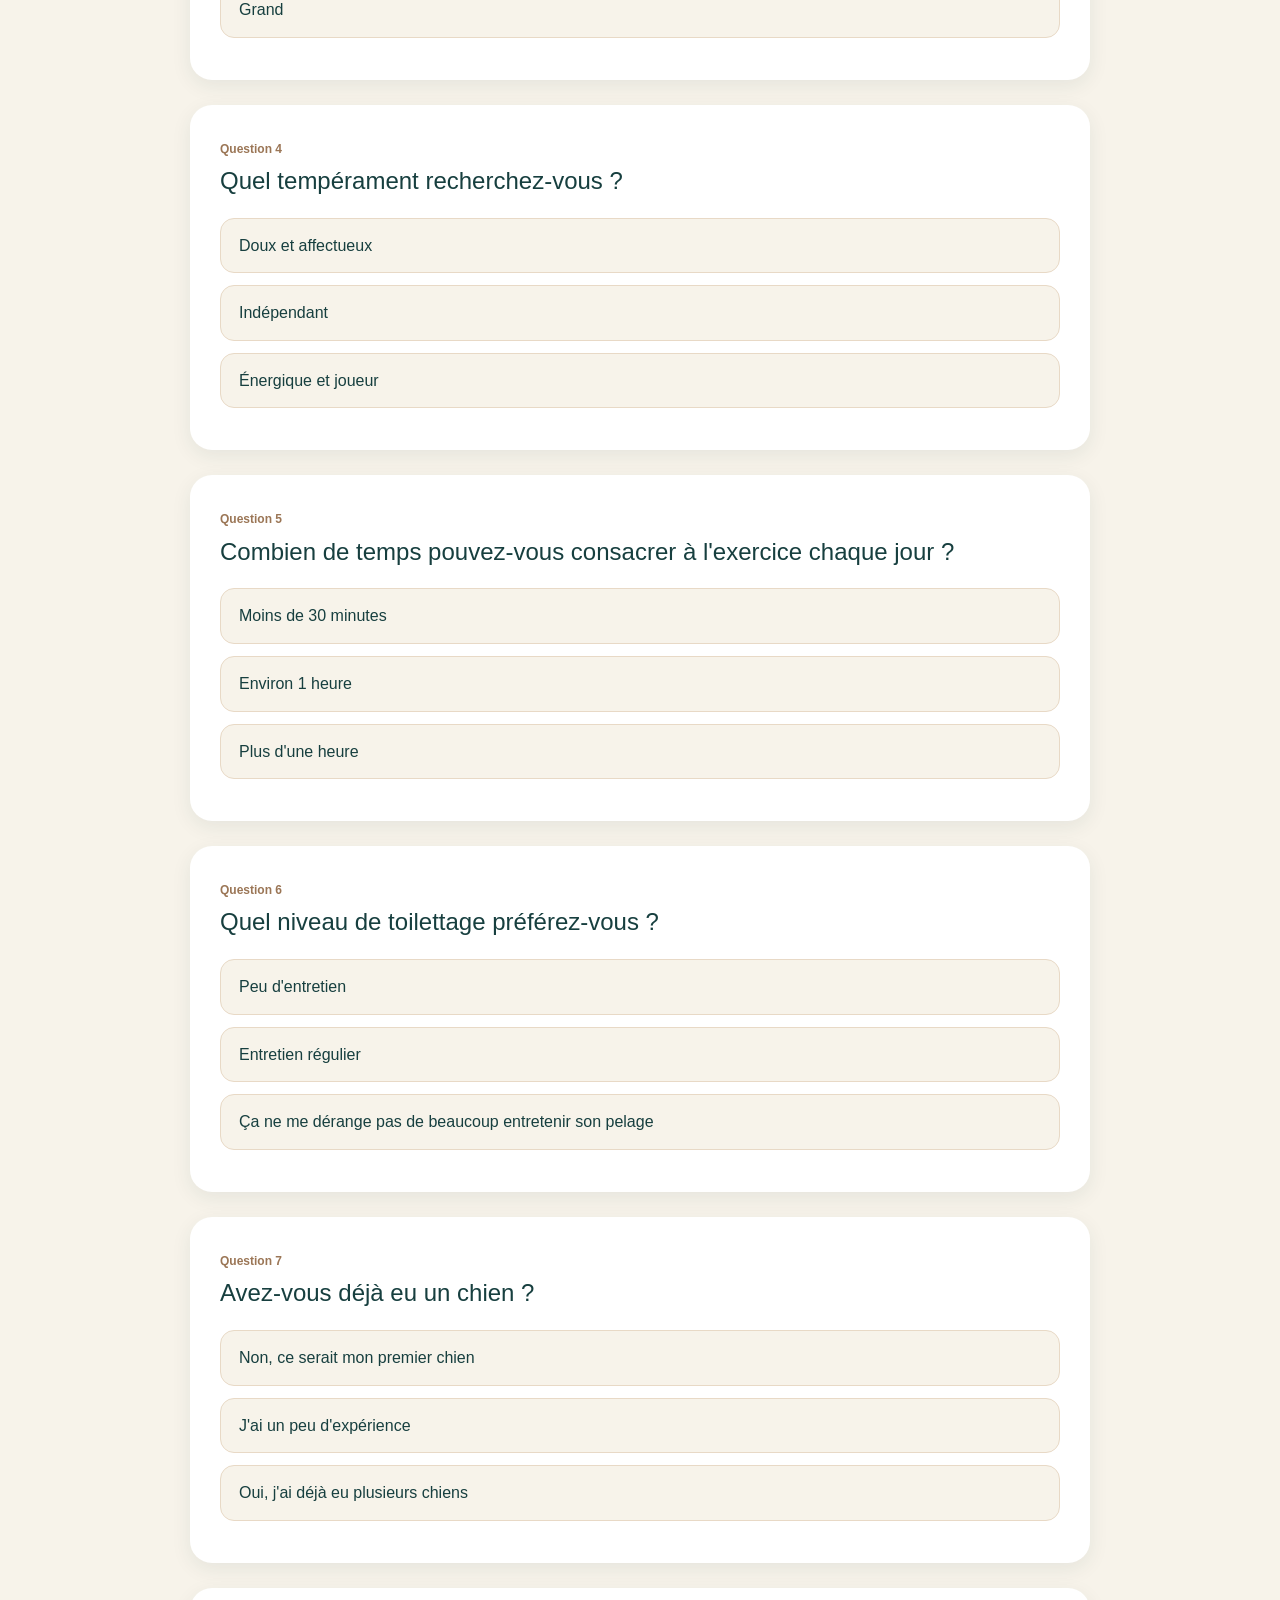
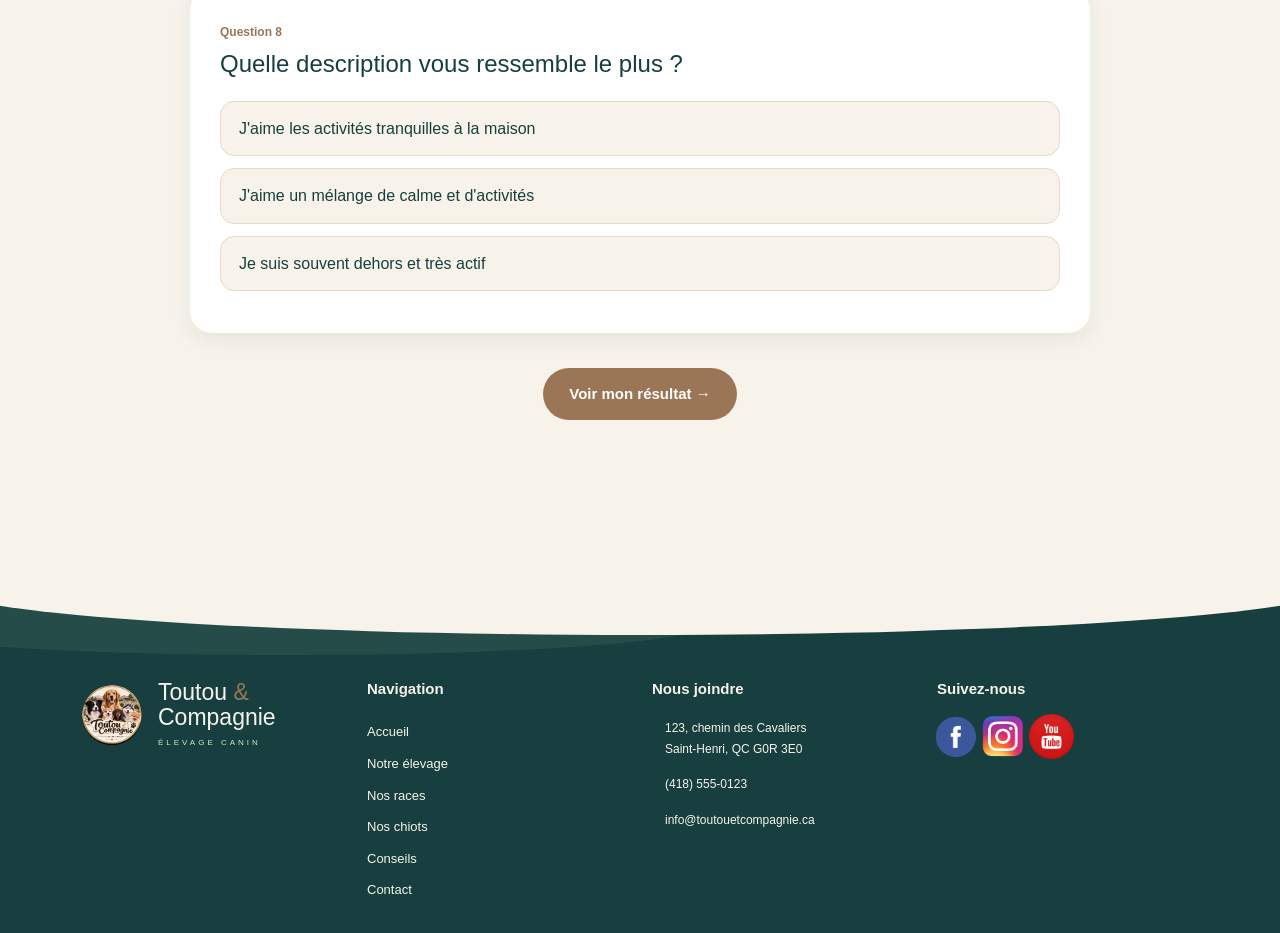
<file: quiz.html>
<!doctype html>
<html lang="fr">
    <head>
        <meta charset="UTF-8" />
        <meta name="viewport" content="width=device-width, initial-scale=1.0" />
        <title>Quiz - Toutou & Compagnie</title>
        <meta name="description" content="Répondez à notre quiz" />
        <link rel="stylesheet" href="vendor/bootstrap.min.css" />
        <link rel="stylesheet" href="css/style.css" />
        <link rel="icon" href="data:," />
    </head>
    <body>
        <header class="header-site">
            <nav class="navbar navbar-expand-lg">
                <div class="container">
                    <!-- LOGO -->
                    <a
                        class="navbar-brand d-flex align-items-center"
                        href="index.html"
                    >
                        <img
                            src="images/accueil/logo.png"
                            alt="Logo de Toutou & Compagnie"
                            class="logo-header"
                        />

                        <div class="logo-nom ms-3">
                            <div class="nom-principal">
                                Toutou <span>&</span> Compagnie
                            </div>
                            <div class="sous-titre-logo">ÉLEVAGE CANIN</div>
                        </div>
                    </a>

                    <!-- MENU HAMBURGER -->
                    <button
                        class="navbar-toggler"
                        type="button"
                        data-bs-toggle="collapse"
                        data-bs-target="#navigation"
                    >
                        <span class="hamburger-icon">
                            <span></span>
                            <span></span>
                            <span></span>
                        </span>
                    </button>

                    <!-- MENU -->
                    <div class="collapse navbar-collapse" id="navigation">
                        <ul class="navbar-nav mx-auto">
                            <li class="nav-item">
                                <a class="nav-link" href="index.html">
                                    Accueil
                                </a>
                            </li>

                            <li class="nav-item">
                                <a class="nav-link" href="elevage.html">
                                    Notre élevage
                                </a>
                            </li>

                            <li class="nav-item">
                                <a class="nav-link" href="races.html">
                                    Nos races
                                </a>
                            </li>

                            <li class="nav-item">
                                <a class="nav-link" href="chiots.html">
                                    Nos chiots
                                </a>
                            </li>

                            <li class="nav-item">
                                <a class="nav-link" href="conseils.html">
                                    Conseils
                                </a>
                            </li>

                            <li class="nav-item">
                                <a class="nav-link" href="contact.html">
                                    Contact
                                </a>
                            </li>
                        </ul>

                        <!-- RECHERCHE -->
                        <button
                            class="btn-recherche"
                            type="button"
                            aria-label="Rechercher"
                        >
                            &#128269;
                        </button>

                        <div class="form-check form-switch mt-3">
                            <input
                                type="checkbox"
                                id="mode-sombre"
                                class="form-check-input"
                                role="switch"
                            />
                            <label for="mode-sombre" class="form-check-label"
                                >Mode sombre</label
                            >
                        </div>

                        <!-- BOUTON CONTACT -->
                        <a href="contact.html" class="btn-nous-joindre">
                            <i class="bi bi-paw-fill"></i>
                            Nous joindre
                        </a>
                    </div>
                </div>
            </nav>
        </header>
        <main class="page-quiz">
            <section class="hero-quiz">
                <div class="container">
                    <div class="hero-quiz-contenu">
                        <div>
                            <span class="petit-titre-quiz">
                                🐾 Toutou & Compagnie
                            </span>

                            <h1>Quelle race vous correspond ?</h1>

                            <p>
                                Répondez à quelques questions sur votre mode de
                                vie, vos habitudes et vos préférences afin de
                                découvrir quelles races pourraient le mieux vous
                                convenir.
                            </p>
                        </div>

                        <div class="decor-quiz">♡</div>
                    </div>
                </div>
            </section>

            <section class="section-quiz">
                <div class="container">
                    <form class="formulaire-quiz" id="formQuiz">
                        <!-- QUESTION 1 -->
                        <div class="carte-question">
                            <span class="numero-question">Question 1</span>

                            <h2>Quel est votre niveau d'activité ?</h2>

                            <label class="reponse-quiz">
                                <input
                                    type="radio"
                                    name="q1"
                                    value="calme"
                                    required
                                />
                                <span>Plutôt calme</span>
                            </label>

                            <label class="reponse-quiz">
                                <input type="radio" name="q1" value="moyen" />
                                <span>Modérément actif</span>
                            </label>

                            <label class="reponse-quiz">
                                <input type="radio" name="q1" value="actif" />
                                <span>Très actif</span>
                            </label>
                        </div>

                        <!-- QUESTION 2 -->
                        <div class="carte-question">
                            <span class="numero-question">Question 2</span>

                            <h2>Quel type de logement avez-vous ?</h2>

                            <label class="reponse-quiz">
                                <input
                                    type="radio"
                                    name="q2"
                                    value="appartement"
                                    required
                                />
                                <span>Appartement</span>
                            </label>

                            <label class="reponse-quiz">
                                <input type="radio" name="q2" value="maison" />
                                <span>Maison</span>
                            </label>

                            <label class="reponse-quiz">
                                <input type="radio" name="q2" value="cour" />
                                <span>Maison avec cour</span>
                            </label>
                        </div>

                        <!-- QUESTION 3 -->
                        <div class="carte-question">
                            <span class="numero-question">Question 3</span>

                            <h2>Quelle taille de chien préférez-vous ?</h2>

                            <label class="reponse-quiz">
                                <input
                                    type="radio"
                                    name="q3"
                                    value="petit"
                                    required
                                />
                                <span>Petit</span>
                            </label>

                            <label class="reponse-quiz">
                                <input type="radio" name="q3" value="moyen" />
                                <span>Moyen</span>
                            </label>

                            <label class="reponse-quiz">
                                <input type="radio" name="q3" value="grand" />
                                <span>Grand</span>
                            </label>
                        </div>

                        <!-- QUESTION 4 -->
                        <div class="carte-question">
                            <span class="numero-question">Question 4</span>

                            <h2>Quel tempérament recherchez-vous ?</h2>

                            <label class="reponse-quiz">
                                <input
                                    type="radio"
                                    name="q4"
                                    value="affectueux"
                                    required
                                />
                                <span>Doux et affectueux</span>
                            </label>

                            <label class="reponse-quiz">
                                <input
                                    type="radio"
                                    name="q4"
                                    value="independant"
                                />
                                <span>Indépendant</span>
                            </label>

                            <label class="reponse-quiz">
                                <input
                                    type="radio"
                                    name="q4"
                                    value="energetique"
                                />
                                <span>Énergique et joueur</span>
                            </label>
                        </div>

                        <!-- QUESTION 5 -->
                        <div class="carte-question">
                            <span class="numero-question">Question 5</span>

                            <h2>
                                Combien de temps pouvez-vous consacrer à
                                l'exercice chaque jour ?
                            </h2>

                            <label class="reponse-quiz">
                                <input
                                    type="radio"
                                    name="q5"
                                    value="peu"
                                    required
                                />
                                <span>Moins de 30 minutes</span>
                            </label>

                            <label class="reponse-quiz">
                                <input type="radio" name="q5" value="moyen" />
                                <span>Environ 1 heure</span>
                            </label>

                            <label class="reponse-quiz">
                                <input
                                    type="radio"
                                    name="q5"
                                    value="beaucoup"
                                />
                                <span>Plus d'une heure</span>
                            </label>
                        </div>

                        <!-- QUESTION 6 -->
                        <div class="carte-question">
                            <span class="numero-question">Question 6</span>

                            <h2>Quel niveau de toilettage préférez-vous ?</h2>

                            <label class="reponse-quiz">
                                <input
                                    type="radio"
                                    name="q6"
                                    value="faible"
                                    required
                                />
                                <span>Peu d'entretien</span>
                            </label>

                            <label class="reponse-quiz">
                                <input type="radio" name="q6" value="moyen" />
                                <span>Entretien régulier</span>
                            </label>

                            <label class="reponse-quiz">
                                <input type="radio" name="q6" value="eleve" />
                                <span
                                    >Ça ne me dérange pas de beaucoup entretenir
                                    son pelage</span
                                >
                            </label>
                        </div>

                        <!-- QUESTION 7 -->
                        <div class="carte-question">
                            <span class="numero-question">Question 7</span>

                            <h2>Avez-vous déjà eu un chien ?</h2>

                            <label class="reponse-quiz">
                                <input
                                    type="radio"
                                    name="q7"
                                    value="non"
                                    required
                                />
                                <span>Non, ce serait mon premier chien</span>
                            </label>

                            <label class="reponse-quiz">
                                <input type="radio" name="q7" value="unpeu" />
                                <span>J'ai un peu d'expérience</span>
                            </label>

                            <label class="reponse-quiz">
                                <input type="radio" name="q7" value="oui" />
                                <span>Oui, j'ai déjà eu plusieurs chiens</span>
                            </label>
                        </div>

                        <!-- QUESTION 8 -->
                        <div class="carte-question">
                            <span class="numero-question">Question 8</span>

                            <h2>Quelle description vous ressemble le plus ?</h2>

                            <label class="reponse-quiz">
                                <input
                                    type="radio"
                                    name="q8"
                                    value="tranquille"
                                    required
                                />
                                <span
                                    >J'aime les activités tranquilles à la
                                    maison</span
                                >
                            </label>

                            <label class="reponse-quiz">
                                <input
                                    type="radio"
                                    name="q8"
                                    value="equilibre"
                                />
                                <span
                                    >J'aime un mélange de calme et
                                    d'activités</span
                                >
                            </label>

                            <label class="reponse-quiz">
                                <input type="radio" name="q8" value="sportif" />
                                <span
                                    >Je suis souvent dehors et très actif</span
                                >
                            </label>
                        </div>

                        <div class="bouton-quiz">
                            <button type="submit" class="btn-resultat-quiz">
                                Voir mon résultat →
                            </button>
                        </div>
                    </form>

                    <!-- RÉSULTAT -->
                    <div class="resultat-quiz" id="resultatQuiz">
                        <span class="petit-titre-quiz">
                            🐾 Votre résultat
                        </span>

                        <h2 id="nomRaceResultat">Votre race idéale</h2>

                        <p id="texteRaceResultat">
                            Répondez au quiz pour découvrir votre résultat.
                        </p>

                        <a href="races.html" class="btn-resultat-lien">
                            Découvrir nos races
                        </a>
                    </div>
                </div>
            </section>
        </main>

        <footer class="footer-site">
            <!-- Forme arrondie -->
            <div class="footer-vague"></div>

            <div class="container footer-contenu">
                <div class="row gy-5">
                    <!-- ================================ -->
                    <!-- LOGO -->
                    <!-- ================================ -->

                    <div class="col-lg-3 col-md-6">
                        <a
                            href="index.html"
                            class="footer-logo d-flex align-items-center"
                        >
                            <img
                                src="images/accueil/logo.png"
                                alt="Logo de Toutou & Compagnie"
                                class="logo-footer"
                            />

                            <div class="ms-3">
                                <div class="footer-nom">
                                    Toutou <span>&</span><br />
                                    Compagnie
                                </div>
                                <div class="footer-sous-titre">
                                    ÉLEVAGE CANIN
                                </div>
                            </div>
                        </a>
                    </div>

                    <!-- ================================ -->
                    <!-- NAVIGATION -->
                    <!-- ================================ -->

                    <div class="col-lg-3 col-md-6">
                        <h2 class="footer-titre">Navigation</h2>

                        <ul class="footer-navigation">
                            <li>
                                <a href="index.html">Accueil</a>
                            </li>

                            <li>
                                <a href="elevage.html">Notre élevage</a>
                            </li>

                            <li>
                                <a href="races.html">Nos races</a>
                            </li>

                            <li>
                                <a href="chiots.html">Nos chiots</a>
                            </li>

                            <li>
                                <a href="conseils.html">Conseils</a>
                            </li>

                            <li>
                                <a href="contact.html">Contact</a>
                            </li>
                        </ul>
                    </div>

                    <!-- ================================ -->
                    <!-- CONTACT -->
                    <!-- ================================ -->

                    <div class="col-lg-3 col-md-6">
                        <h2 class="footer-titre">Nous joindre</h2>

                        <div class="footer-contact">
                            <div class="contact-ligne">
                                <i class="bi bi-geo-alt-fill"></i>
                                <p>
                                    123, chemin des Cavaliers<br />
                                    Saint-Henri, QC G0R 3E0
                                </p>
                            </div>

                            <div class="contact-ligne">
                                <i class="bi bi-telephone-fill"></i>
                                <p>(418) 555-0123</p>
                            </div>

                            <div class="contact-ligne">
                                <i class="bi bi-envelope-fill"></i>
                                <p>info@toutouetcompagnie.ca</p>
                            </div>
                        </div>
                    </div>

                    <!-- ================================ -->
                    <!-- RÉSEAUX -->
                    <!-- ================================ -->

                    <div class="col-lg-3 col-md-6">
                        <h2 class="footer-titre">Suivez-nous</h2>

                        <div class="reseaux-sociaux">
                            <a
                                href="https://www.facebook.com/profile.php?id=61594627183723"
                                target="_blank"
                                aria-label="Facebook"
                            >
                                <img
                                    src="images/accueil/logo_facebook.png"
                                    alt="Logo Facebook"
                                    class="logo-reseaux"
                                />
                                <i class="bi bi-facebook"></i>
                            </a>

                            <a
                                href="https://www.instagram.com/jbelangerthibault/"
                                target="_blank"
                                aria-label="Instagram"
                            >
                                <img
                                    src="images/accueil/logo_instagram.png"
                                    alt="Logo Instagram"
                                    class="logo-reseaux"
                                />
                                <i class="bi bi-instagram"></i>
                            </a>
                            <a
                                href="https://www.youtube.com/@ToutouCompagnie-p2m"
                                target="_blank"
                                aria-label="YouTube"
                            >
                                <img
                                    src="images/accueil/logo_youtube.png"
                                    alt="Logo YouTube"
                                    class="logo-reseaux"
                                />
                                <i class="bi bi-youtube"></i>
                            </a>
                        </div>
                    </div>
                </div>
            </div>
        </footer>

        <script src="js/script.js" defer></script>
        <script src="vendor/bootstrap.bundle.min.js"></script>
    </body>
</html>
</file>
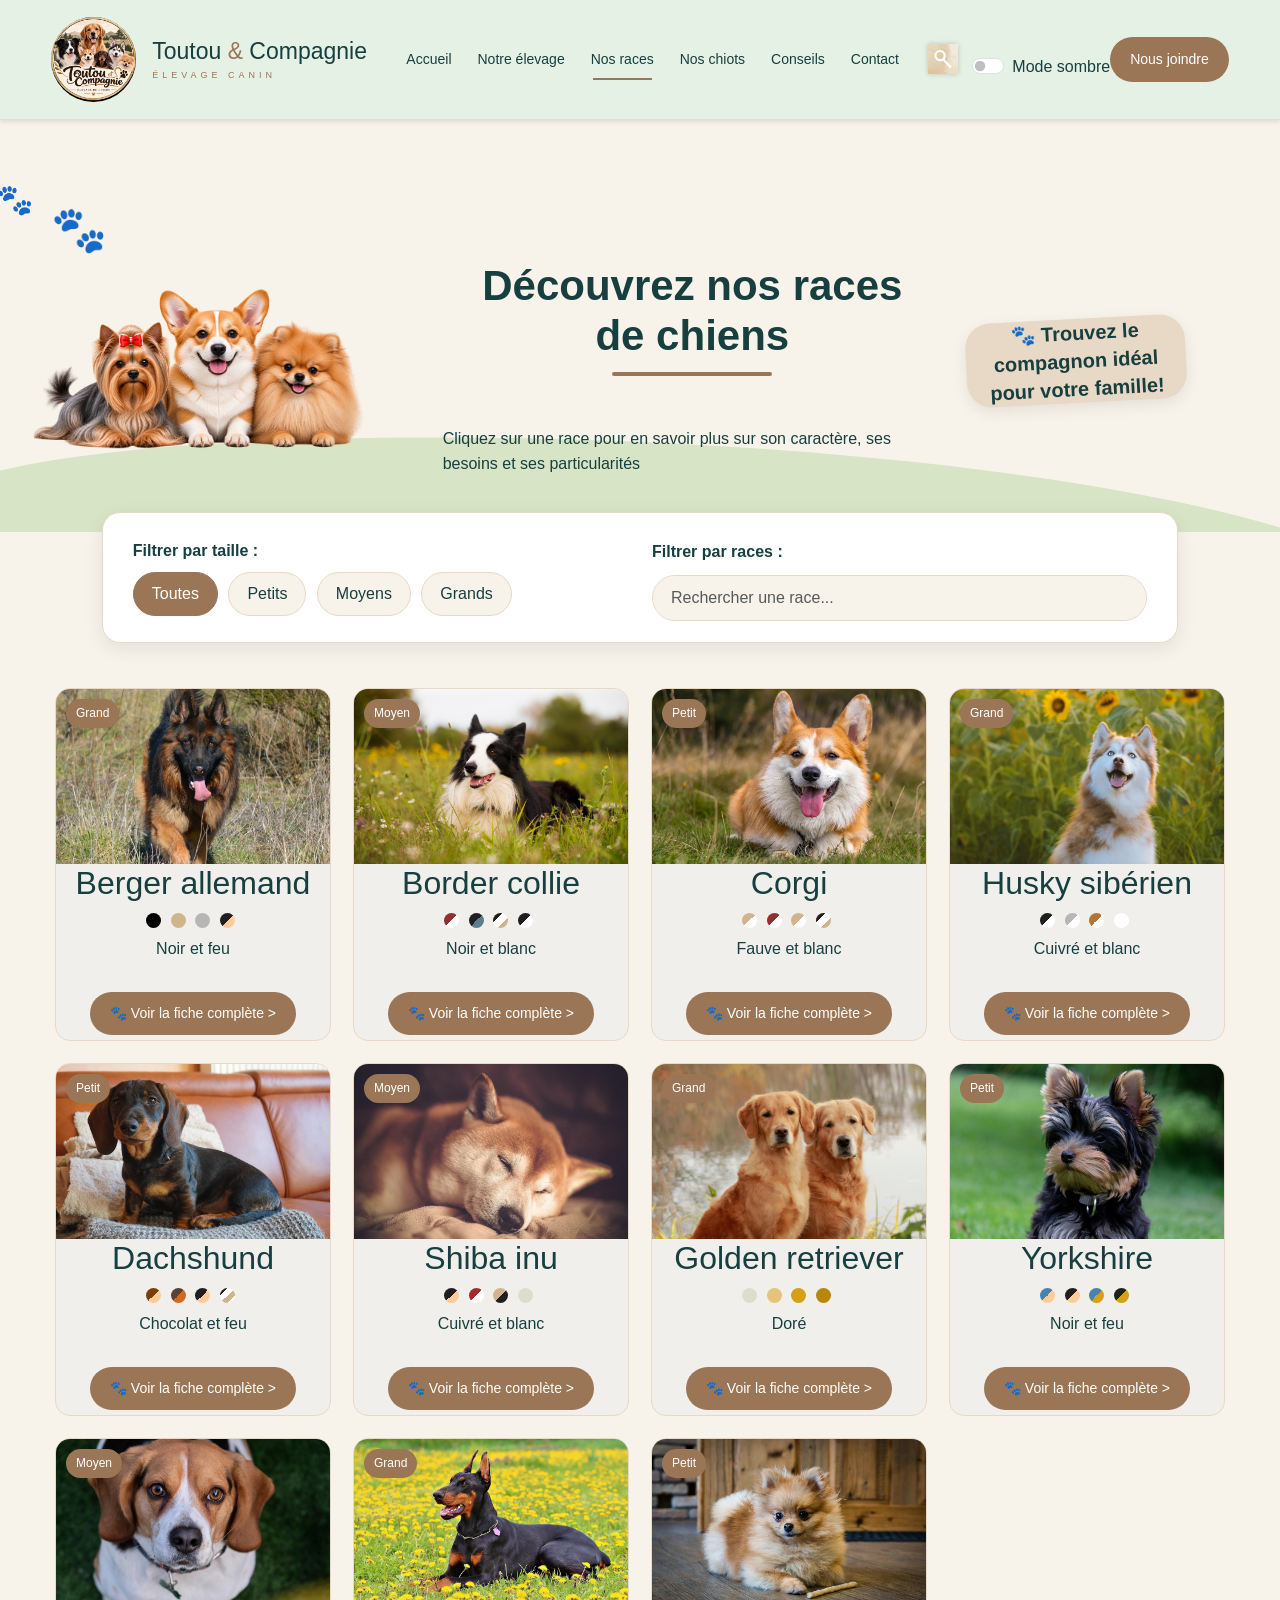
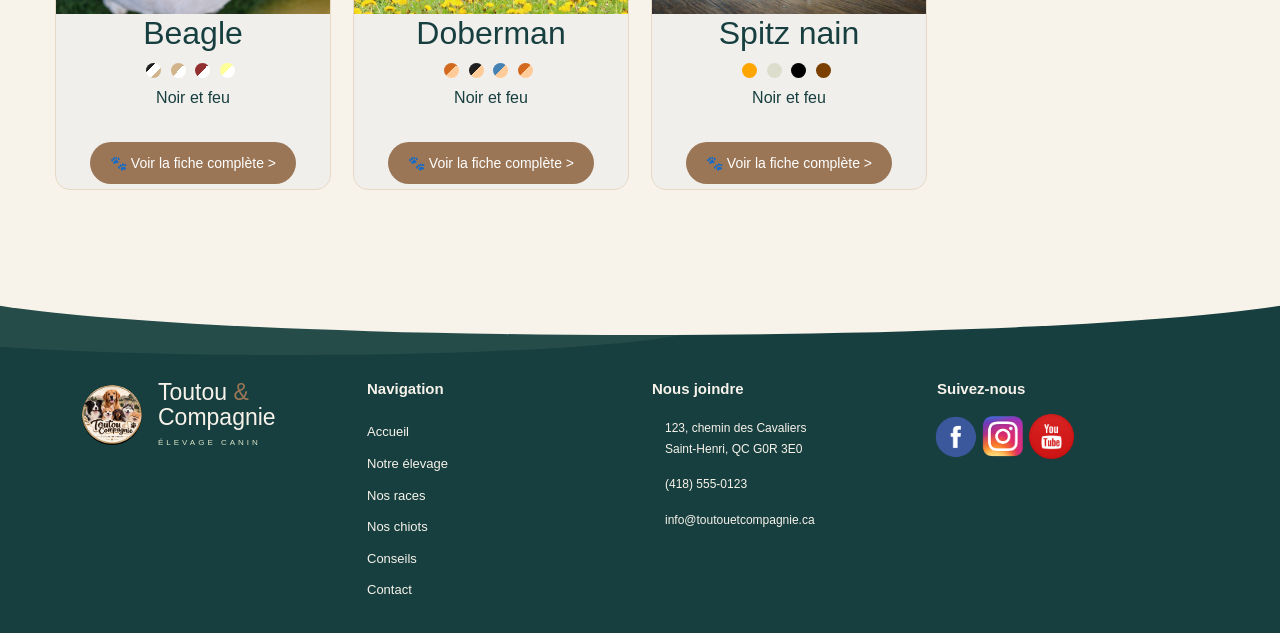
<file: races.html>
<!doctype html>
<html lang="fr">
    <head>
        <meta charset="UTF-8" />
        <meta name="viewport" content="width=device-width, initial-scale=1.0" />
        <title>Nos races</title>
        <meta
            name="description"
            content="Découvrez les différentes races de chiens"
        />
        <link rel="stylesheet" href="vendor/bootstrap.min.css" />
        <link rel="stylesheet" href="css/style.css" />
        <link rel="icon" href="data:," />
    </head>
    <body>
        <header class="header-site">
            <nav class="navbar navbar-expand-lg w-100">
                <div class="w-100 d-flex align-items-center">
                    <!-- LOGO -->
                    <a
                        class="navbar-brand d-flex align-items-center"
                        href="index.html"
                    >
                        <img
                            src="images/accueil/logo.png"
                            alt="Logo de Toutou & Compagnie"
                            class="logo-header"
                        />

                        <div class="logo-nom ms-3">
                            <div class="nom-principal">
                                Toutou <span>&</span> Compagnie
                            </div>
                            <div class="sous-titre-logo">ÉLEVAGE CANIN</div>
                        </div>
                    </a>

                    <!-- MENU HAMBURGER -->
                    <button
                        class="navbar-toggler"
                        type="button"
                        data-bs-toggle="collapse"
                        data-bs-target="#navigation"
                    >
                        <span class="hamburger-icon">
                            <span></span>
                            <span></span>
                            <span></span>
                        </span>
                    </button>

                    <!-- MENU -->
                    <div class="collapse navbar-collapse" id="navigation">
                        <ul class="navbar-nav mx-auto">
                            <li class="nav-item">
                                <a class="nav-link" href="index.html">
                                    Accueil
                                </a>
                            </li>

                            <li class="nav-item">
                                <a class="nav-link" href="elevage.html">
                                    Notre élevage
                                </a>
                            </li>

                            <li class="nav-item">
                                <a
                                    class="nav-link active"
                                    aria-current="page"
                                    href="races.html"
                                >
                                    Nos races
                                </a>
                            </li>

                            <li class="nav-item">
                                <a class="nav-link" href="chiots.html">
                                    Nos chiots
                                </a>
                            </li>

                            <li class="nav-item">
                                <a class="nav-link" href="conseils.html">
                                    Conseils
                                </a>
                            </li>

                            <li class="nav-item">
                                <a class="nav-link" href="contact.html">
                                    Contact
                                </a>
                            </li>
                        </ul>

                        <!-- RECHERCHE -->
                        <button
                            class="btn-recherche"
                            type="button"
                            aria-label="Rechercher"
                        >
                            <img
                                src="images/accueil/loupe.jpg"
                                alt="Logo de recherche"
                                class="logo-recherche"
                            />
                        </button>

                        <div class="form-check form-switch mt-3">
                            <input
                                type="checkbox"
                                id="mode-sombre"
                                class="form-check-input"
                                role="switch"
                            />
                            <label for="mode-sombre" class="form-check-label"
                                >Mode sombre</label
                            >
                        </div>

                        <!-- BOUTON CONTACT -->
                        <a href="contact.html" class="btn-nous-joindre">
                            Nous joindre
                        </a>
                    </div>
                </div>
            </nav>
        </header>

        <!-- Entete et filtre -->

        <section class="banniere-race mt-4">
            <span class="patte patte-1">🐾</span>
            <span class="patte patte-2">🐾</span>

            <div class="px-4">
                <div class="row align-items-center">
                    <div class="col-lg-4 chien-banniere">
                        <img
                            src="images/nos_races/image_banniere.png"
                            class="img-fluid"
                            alt="image banniere"
                        />
                    </div>

                    <div class="col-lg-5 milieu-banniere">
                        <h1 class="titre-banniere">
                            Découvrez nos races <br />
                            de chiens
                        </h1>

                        <p class="texte-banniere">
                            Cliquez sur une race pour en savoir plus sur son
                            caractère, ses besoins et ses particularités
                        </p>
                    </div>

                    <div class="col-lg-3">
                        <div class="message-banniere">
                            <p>
                                🐾 Trouvez le compagnon idéal pour votre
                                famille!
                            </p>
                        </div>
                    </div>
                </div>
            </div>
        </section>

        <main class="conteneur">
            <div class="filtres">
                <div class="row align-items-center g-4">
                    <div class="col-md-6">
                        <label class="d-block mb-2">Filtrer par taille :</label>

                        <button type="button" class="btn btn-filtre active">
                            Toutes
                        </button>
                        <button type="button" class="btn btn-filtre">
                            Petits
                        </button>
                        <button type="button" class="btn btn-filtre">
                            Moyens
                        </button>
                        <button type="button" class="btn btn-filtre">
                            Grands
                        </button>
                    </div>

                    <div class="col-md-6">
                        <div class="form-group">
                            <label for="recherche-race"
                                >Filtrer par races :</label
                            >
                            <input
                                type="search"
                                id="recherche-race"
                                class="form-control"
                                placeholder="Rechercher une race..."
                            />
                        </div>
                    </div>
                </div>
            </div>

            <!-- Galerie des races -->

            <div class="galerie" id="galerie">
                <article class="carte type-grand">
                    <img
                        class="carte-image"
                        src="images/nos_races/berger_allemand.jpg"
                        alt="Image de berger allemand"
                    />

                    <div class="carte-titre">
                        <h2 class="carte-nom">Berger allemand</h2>
                    </div>

                    <p class="carte-type">Grand</p>

                    <div class="couleurs-race">
                        <span
                            class="pastille pastille-noir"
                            data-couleur="Noir"
                        ></span>
                        <span
                            class="pastille pastille-sable"
                            data-couleur="Sable"
                        ></span>
                        <span
                            class="pastille pastille-gris"
                            data-couleur="Gris"
                        ></span>
                        <span
                            class="pastille pastille-noir-feu"
                            data-couleur="Noir et feu"
                        ></span>
                    </div>
                    <p class="carte-couleur">Noir et feu</p>
                    <a class="carte-bouton" href="#carte1"
                        >🐾 Voir la fiche complète ></a
                    >
                </article>

                <article class="carte type-moyen">
                    <img
                        class="carte-image"
                        src="images/nos_races/border_collie.jpg"
                        alt="Image de border collie"
                    />

                    <div class="carte-titre">
                        <h2 class="carte-nom">Border collie</h2>
                    </div>

                    <p class="carte-type">Moyen</p>

                    <div class="couleurs-race">
                        <span
                            class="pastille pastille-roux-blanc"
                            data-couleur="Roux et blanc"
                        ></span>
                        <span
                            class="pastille pastille-bleu-merle"
                            data-couleur="Bleu et merle"
                        ></span>
                        <span
                            class="pastille pastille-tricolore"
                            data-couleur="Tricolore"
                        ></span>
                        <span
                            class="pastille pastille-noir-blanc"
                            data-couleur="Noir et blanc"
                        ></span>
                    </div>
                    <p class="carte-couleur">Noir et blanc</p>
                    <a class="carte-bouton" href="#carte2"
                        >🐾 Voir la fiche complète ></a
                    >
                </article>

                <article class="carte type-petit">
                    <img
                        class="carte-image"
                        src="images/nos_races/corgi.jpg"
                        alt="Image de corgi"
                    />

                    <div class="carte-titre">
                        <h2 class="carte-nom">Corgi</h2>
                    </div>

                    <p class="carte-type">Petit</p>

                    <div class="couleurs-race">
                        <span
                            class="pastille pastille-fauve-blanc"
                            data-couleur="Fauve et blanc"
                        ></span>
                        <span
                            class="pastille pastille-roux-blanc"
                            data-couleur="Roux et blanc"
                        ></span>
                        <span
                            class="pastille pastille-sable-blanc"
                            data-couleur="Sable et blanc"
                        ></span>
                        <span
                            class="pastille pastille-tricolore"
                            data-couleur="Tricolore"
                        ></span>
                    </div>
                    <p class="carte-couleur">Fauve et blanc</p>
                    <a class="carte-bouton" href="#carte3"
                        >🐾 Voir la fiche complète ></a
                    >
                </article>

                <article class="carte type-grand">
                    <img
                        class="carte-image"
                        src="images/nos_races/husky.jpg"
                        alt="Image de husky"
                    />

                    <div class="carte-titre">
                        <h2 class="carte-nom">Husky sibérien</h2>
                    </div>

                    <p class="carte-type">Grand</p>

                    <div class="couleurs-race">
                        <span
                            class="pastille pastille-noir-blanc"
                            data-couleur="Noir et blanc"
                        ></span>
                        <span
                            class="pastille pastille-gris-blanc"
                            data-couleur="Gris et blanc"
                        ></span>
                        <span
                            class="pastille pastille-cuivre-blanc"
                            data-couleur="Cuivré et blanc"
                        ></span>
                        <span
                            class="pastille pastille-blanc"
                            data-couleur="Blanc"
                        ></span>
                    </div>
                    <p class="carte-couleur">Cuivré et blanc</p>
                    <a class="carte-bouton" href="#carte4"
                        >🐾 Voir la fiche complète ></a
                    >
                </article>

                <article class="carte type-petit">
                    <img
                        class="carte-image"
                        src="images/nos_races/dachshund.jpg"
                        alt="Image de dachshund"
                    />

                    <div class="carte-titre">
                        <h2 class="carte-nom">Dachshund</h2>
                    </div>

                    <p class="carte-type">Petit</p>

                    <div class="couleurs-race">
                        <span
                            class="pastille pastille-chocolat-feu"
                            data-couleur="Chocolat et feu"
                        ></span>
                        <span
                            class="pastille pastille-brun-roux"
                            data-couleur="Brun et roux"
                        ></span>
                        <span
                            class="pastille pastille-noir-feu"
                            data-couleur="Noir et feu"
                        ></span>
                        <span
                            class="pastille pastille-arlequin"
                            data-couleur="Arlequin"
                        ></span>
                    </div>
                    <p class="carte-couleur">Chocolat et feu</p>
                    <a class="carte-bouton" href="#carte5"
                        >🐾 Voir la fiche complète ></a
                    >
                </article>

                <article class="carte type-moyen">
                    <img
                        class="carte-image"
                        src="images/nos_races/shiba_inu.jpg"
                        alt="Image de shiba inu"
                    />

                    <div class="carte-titre">
                        <h2 class="carte-nom">Shiba inu</h2>
                    </div>

                    <p class="carte-type">Moyen</p>

                    <div class="couleurs-race">
                        <span
                            class="pastille pastille-noir-feu"
                            data-couleur="Noir et feu"
                        ></span>
                        <span
                            class="pastille pastille-rouge-urajiro"
                            data-couleur="Rouge et urajiro"
                        ></span>
                        <span
                            class="pastille pastille-sesame"
                            data-couleur="Sésame"
                        ></span>
                        <span
                            class="pastille pastille-creme"
                            data-couleur="Crème"
                        ></span>
                    </div>
                    <p class="carte-couleur">Cuivré et blanc</p>
                    <a class="carte-bouton" href="#carte6"
                        >🐾 Voir la fiche complète ></a
                    >
                </article>

                <article class="carte type-Grand">
                    <img
                        class="carte-image"
                        src="images/nos_races/golden_retriever.jpg"
                        alt="Image de golden retriever"
                    />

                    <div class="carte-titre">
                        <h2 class="carte-nom">Golden retriever</h2>
                    </div>

                    <p class="carte-type">Grand</p>

                    <div class="couleurs-race">
                        <span
                            class="pastille pastille-creme"
                            data-couleur="Crème"
                        ></span>
                        <span
                            class="pastille pastille-dore-clair"
                            data-couleur="Doré clair"
                        ></span>
                        <span
                            class="pastille pastille-dore"
                            data-couleur="Doré"
                        ></span>
                        <span
                            class="pastille pastille-dore-fonce"
                            data-couleur="Doré foncé"
                        ></span>
                    </div>
                    <p class="carte-couleur">Doré</p>
                    <a class="carte-bouton" href="#carte7"
                        >🐾 Voir la fiche complète ></a
                    >
                </article>

                <article class="carte type-petit">
                    <img
                        class="carte-image"
                        src="images/nos_races/yorkshire.jpg"
                        alt="Image de yorkshire"
                    />

                    <div class="carte-titre">
                        <h2 class="carte-nom">Yorkshire</h2>
                    </div>

                    <p class="carte-type">Petit</p>

                    <div class="couleurs-race">
                        <span
                            class="pastille pastille-bleu_acier-feu"
                            data-couleur="Bleu acier et feu"
                        ></span>
                        <span
                            class="pastille pastille-noir-feu"
                            data-couleur="Noir et feu"
                        ></span>
                        <span
                            class="pastille pastille-bleu_acier-dore"
                            data-couleur="Bleu acier et doré"
                        ></span>
                        <span
                            class="pastille pastille-noir-dore"
                            data-couleur="Noir et doré"
                        ></span>
                    </div>
                    <p class="carte-couleur">Noir et feu</p>
                    <a class="carte-bouton" href="#carte8"
                        >🐾 Voir la fiche complète ></a
                    >
                </article>

                <article class="carte type-moyen">
                    <img
                        class="carte-image"
                        src="images/nos_races/beagle.jpg"
                        alt="Image de beagle"
                    />

                    <div class="carte-titre">
                        <h2 class="carte-nom">Beagle</h2>
                    </div>

                    <p class="carte-type">Moyen</p>

                    <div class="couleurs-race">
                        <span
                            class="pastille pastille-tricolore"
                            data-couleur="Tricolore"
                        ></span>
                        <span
                            class="pastille pastille-fauve-blanc"
                            data-couleur="Fauve et blanc"
                        ></span>
                        <span
                            class="pastille pastille-roux-blanc"
                            data-couleur="Roux et blanc"
                        ></span>
                        <span
                            class="pastille pastille-citron-blanc"
                            data-couleur="Citron et blanc"
                        ></span>
                    </div>
                    <p class="carte-couleur">Noir et feu</p>
                    <a class="carte-bouton" href="#carte9"
                        >🐾 Voir la fiche complète ></a
                    >
                </article>

                <article class="carte type-grand">
                    <img
                        class="carte-image"
                        src="images/nos_races/doberman.jpg"
                        alt="Image de doberman"
                    />

                    <div class="carte-titre">
                        <h2 class="carte-nom">Doberman</h2>
                    </div>

                    <p class="carte-type">Grand</p>

                    <div class="couleurs-race">
                        <span
                            class="pastille pastille-roux-feu"
                            data-couleur="Roux et feu"
                        ></span>
                        <span
                            class="pastille pastille-noir-feu"
                            data-couleur="Noir et feu"
                        ></span>
                        <span
                            class="pastille pastille-bleu-feu"
                            data-couleur="Bleu et feu"
                        ></span>
                        <span
                            class="pastille pastille-fauve-feu"
                            data-couleur="Fauve et feu"
                        ></span>
                    </div>
                    <p class="carte-couleur">Noir et feu</p>
                    <a class="carte-bouton" href="#carte10"
                        >🐾 Voir la fiche complète ></a
                    >
                </article>

                <article class="carte type-petit">
                    <img
                        class="carte-image"
                        src="images/nos_races/spitz_nain.jpg"
                        alt="Image de spitz nain"
                    />

                    <div class="carte-titre">
                        <h2 class="carte-nom">Spitz nain</h2>
                    </div>

                    <p class="carte-type">Petit</p>

                    <div class="couleurs-race">
                        <span
                            class="pastille pastille-orange"
                            data-couleur="Orange"
                        ></span>
                        <span
                            class="pastille pastille-creme"
                            data-couleur="Crème"
                        ></span>
                        <span
                            class="pastille pastille-noir"
                            data-couleur="Noir"
                        ></span>
                        <span
                            class="pastille pastille-chocolat"
                            data-couleur="Chocolat"
                        ></span>
                    </div>
                    <p class="carte-couleur">Noir et feu</p>
                    <a class="carte-bouton" href="#carte11"
                        >🐾 Voir la fiche complète ></a
                    >
                </article>
            </div>
        </main>

        <footer class="footer-site">
            <!-- Forme arrondie -->
            <div class="footer-vague"></div>

            <div class="container footer-contenu">
                <div class="row gy-5">
                    <!-- ================================ -->
                    <!-- LOGO -->
                    <!-- ================================ -->

                    <div class="col-lg-3 col-md-6">
                        <a
                            href="index.html"
                            class="footer-logo d-flex align-items-center"
                        >
                            <img
                                src="images/accueil/logo.png"
                                alt="Logo de Toutou & Compagnie"
                                class="logo-footer"
                            />

                            <div class="ms-3">
                                <div class="footer-nom">
                                    Toutou <span>&</span><br />
                                    Compagnie
                                </div>
                                <div class="footer-sous-titre">
                                    ÉLEVAGE CANIN
                                </div>
                            </div>
                        </a>
                    </div>

                    <!-- ================================ -->
                    <!-- NAVIGATION -->
                    <!-- ================================ -->

                    <div class="col-lg-3 col-md-6">
                        <h2 class="footer-titre">Navigation</h2>

                        <ul class="footer-navigation">
                            <li>
                                <a href="index.html">Accueil</a>
                            </li>

                            <li>
                                <a href="elevage.html">Notre élevage</a>
                            </li>

                            <li>
                                <a href="races.html">Nos races</a>
                            </li>

                            <li>
                                <a href="chiots.html">Nos chiots</a>
                            </li>

                            <li>
                                <a href="conseils.html">Conseils</a>
                            </li>

                            <li>
                                <a href="contact.html">Contact</a>
                            </li>
                        </ul>
                    </div>

                    <!-- ================================ -->
                    <!-- CONTACT -->
                    <!-- ================================ -->

                    <div class="col-lg-3 col-md-6">
                        <h2 class="footer-titre">Nous joindre</h2>

                        <div class="footer-contact">
                            <div class="contact-ligne">
                                <i class="bi bi-geo-alt-fill"></i>
                                <p>
                                    123, chemin des Cavaliers<br />
                                    Saint-Henri, QC G0R 3E0
                                </p>
                            </div>

                            <div class="contact-ligne">
                                <i class="bi bi-telephone-fill"></i>
                                <p>(418) 555-0123</p>
                            </div>

                            <div class="contact-ligne">
                                <i class="bi bi-envelope-fill"></i>
                                <p>info@toutouetcompagnie.ca</p>
                            </div>
                        </div>
                    </div>

                    <!-- ================================ -->
                    <!-- RÉSEAUX -->
                    <!-- ================================ -->

                    <div class="col-lg-3 col-md-6">
                        <h2 class="footer-titre">Suivez-nous</h2>

                        <div class="reseaux-sociaux">
                            <a
                                href="https://www.facebook.com/profile.php?id=61594627183723"
                                target="_blank"
                                aria-label="Facebook"
                            >
                                <img
                                    src="images/accueil/logo_facebook.png"
                                    alt="Logo Facebook"
                                    class="logo-reseaux"
                                />
                                <i class="bi bi-facebook"></i>
                            </a>

                            <a
                                href="https://www.instagram.com/jbelangerthibault/"
                                target="_blank"
                                aria-label="Instagram"
                            >
                                <img
                                    src="images/accueil/logo_instagram.png"
                                    alt="Logo Instagram"
                                    class="logo-reseaux"
                                />
                                <i class="bi bi-instagram"></i>
                            </a>
                            <a
                                href="https://www.youtube.com/@ToutouCompagnie-p2m"
                                target="_blank"
                                aria-label="YouTube"
                            >
                                <img
                                    src="images/accueil/logo_youtube.png"
                                    alt="Logo YouTube"
                                    class="logo-reseaux"
                                />
                                <i class="bi bi-youtube"></i>
                            </a>
                        </div>
                    </div>
                </div>
            </div>
        </footer>

        <div class="modale berger_allemand" id="carte1">
            <a class="modale-fond" href="#galerie"></a>
            <div class="modale-contenu">
                <a class="modale-fermer" href="#galerie">&times;</a>
                <div class="haut-fiche">
                    <div class="photo-fiche">
                        <img
                            class="modale-image"
                            src="images/nos_races/berger_allemand.jpg"
                            alt="Image de berger allemand"
                        />
                    </div>

                    <div class="modale-infos">
                        <h2 class="modale-titre">Berger allemand</h2>
                        <div class="separateur-fiche">
                            <span></span>
                            <span>🐾</span>
                            <span></span>
                        </div>

                        <p class="modale-caracteristiques">
                            Grand chien • Actif • Protecteur • Intelligent
                        </p>

                        <h3>À propos de la race</h3>

                        <p>
                            Le berger allemand est un chien de berger
                            exceptionnel, réputé pour sa grande intelligence et
                            sa polyvalence unique. Fidèle, protecteur et
                            courageux, il développe un attachement profond et
                            indéfectible envers sa famille. Son endurance
                            physique et ses facultés d'apprentissage en font le
                            partenaire idéal des forces de l'ordre.
                        </p>

                        <div class="statistiques-fiche">
                            <div class="stat-fiche">
                                <div class="icone-stat">📏</div>
                                <h4>Taille</h4>
                                <p>56 - 66 cm</p>
                            </div>

                            <div class="stat-fiche">
                                <div class="icone-stat">⚖️</div>
                                <h4>Poids</h4>
                                <p>23 - 41 kg</p>
                            </div>

                            <div class="stat-fiche">
                                <div class="icone-stat">♥</div>
                                <h4>Espérance de vie</h4>
                                <p>12 - 14 ans</p>
                            </div>

                            <div class="stat-fiche">
                                <div class="icone-stat">⚡</div>
                                <h4>Niveau d'activité</h4>
                                <p>Élevé</p>
                            </div>
                        </div>
                    </div>
                </div>

                <!-- SÉPARATEUR BAS -->
                <div class="separateur-bas">
                    <span></span>
                    <span>🐾</span>
                    <span></span>
                </div>

                <div class="details-fiche">
                    <div class="detail-fiche">
                        <div class="icone-detail">🏠</div>
                        <div>
                            <h4>Vie en famille</h4>
                            <p>
                                Très attaché à sa famille. Son énergie, sa
                                taille et ses instincts de travail nécessitent
                                un foyer impliqué dans ses activités et son
                                éducation.
                            </p>
                        </div>
                    </div>

                    <div class="detail-fiche">
                        <div class="icone-detail">🎓</div>
                        <div>
                            <h4>Éducation</h4>
                            <p>
                                Socialisation et éducation précoces
                                particulièrement importantes. Très apte à
                                l'obéissance et aux tâches structurées;
                                l'apprentissage doit se poursuivre à l'âge
                                adulte.
                            </p>
                        </div>
                    </div>

                    <div class="detail-fiche">
                        <div class="icone-detail">🐕</div>
                        <div>
                            <h4>Besoins</h4>
                            <p>
                                Chien athlétique ayant besoin de beaucoup
                                d'exercice et de stimulation mentale.
                                Promenades, jeux, pistage et activités canines
                                lui conviennent bien.
                            </p>
                        </div>
                    </div>

                    <div class="detail-fiche">
                        <div class="icone-detail">🪮</div>
                        <div>
                            <h4>Entretien</h4>
                            <p>
                                Double pelage avec perte de poils notable;
                                brossage fréquent, davantage pendant les
                                périodes de mue.
                            </p>
                        </div>
                    </div>
                </div>

                <div class="fermer-fiche">
                    <a href="#galerie">🐾 Fermer la fiche</a>
                </div>
            </div>
        </div>

        <div class="modale border_collier" id="carte2">
            <a class="modale-fond" href="#galerie"></a>
            <div class="modale-contenu">
                <a class="modale-fermer" href="#galerie">&times;</a>
                <div class="haut-fiche">
                    <div class="photo-fiche">
                        <img
                            class="modale-image"
                            src="images/nos_races/border_collie.jpg"
                            alt="Image de border collie"
                        />
                    </div>

                    <div class="modale-infos">
                        <h2 class="modale-titre">Border collie</h2>
                        <div class="separateur-fiche">
                            <span></span>
                            <span>🐾</span>
                            <span></span>
                        </div>

                        <p class="modale-caracteristiques">
                            Moyen chien • Très actif • Intelligent • Obéissant
                        </p>

                        <h3>À propos de la race</h3>

                        <p>
                            Le border collie est un chien de berger extrêmement
                            intelligent et énergique. Il excelle dans les
                            activités nécessitant de l'agilité et de la
                            rapidité. Sa nature travailleuse et son désir de
                            plaire en font un compagnon idéal pour les familles
                            actives.
                        </p>

                        <div class="statistiques-fiche">
                            <div class="stat-fiche">
                                <div class="icone-stat">📏</div>
                                <h4>Taille</h4>
                                <p>46 - 56 cm</p>
                            </div>

                            <div class="stat-fiche">
                                <div class="icone-stat">⚖️</div>
                                <h4>Poids</h4>
                                <p>14 - 20 kg</p>
                            </div>

                            <div class="stat-fiche">
                                <div class="icone-stat">♥</div>
                                <h4>Espérance de vie</h4>
                                <p>12 - 15 ans</p>
                            </div>

                            <div class="stat-fiche">
                                <div class="icone-stat">⚡</div>
                                <h4>Niveau d'activité</h4>
                                <p>Très élevé</p>
                            </div>
                        </div>
                    </div>
                </div>

                <!-- SÉPARATEUR BAS -->
                <div class="separateur-bas">
                    <span></span>
                    <span>🐾</span>
                    <span></span>
                </div>

                <div class="details-fiche">
                    <div class="detail-fiche">
                        <div class="icone-detail">🏠</div>
                        <div>
                            <h4>Vie en famille</h4>
                            <p>
                                Peut être excellent en famille, mais son
                                instinct de rassemblement peut le pousser à
                                vouloir « conduire » les enfants. Idéal pour un
                                foyer très actif.
                            </p>
                        </div>
                    </div>

                    <div class="detail-fiche">
                        <div class="icone-detail">🎓</div>
                        <div>
                            <h4>Éducation</h4>
                            <p>
                                Exceptionnellement réceptif à l'apprentissage.
                                Il a besoin de défis réguliers et d'un
                                propriétaire impliqué; l'ennui peut devenir
                                problématique.
                            </p>
                        </div>
                    </div>

                    <div class="detail-fiche">
                        <div class="icone-detail">🐕</div>
                        <div>
                            <h4>Besoins</h4>
                            <p>
                                Très grands besoins physiques et mentaux.
                                Longues activités, entraînement, jeux de
                                réflexion, agility ou activités similaires.
                            </p>
                        </div>
                    </div>

                    <div class="detail-fiche">
                        <div class="icone-detail">🪮</div>
                        <div>
                            <h4>Entretien</h4>
                            <p>
                                Double pelage à brosser régulièrement,
                                généralement une à deux fois par semaine,
                                davantage durant les mues.
                            </p>
                        </div>
                    </div>
                </div>
                <div class="fermer-fiche">
                    <a href="#galerie">🐾 Fermer la fiche</a>
                </div>
            </div>
        </div>

        <div class="modale corgi" id="carte3">
            <a class="modale-fond" href="#galerie"></a>
            <div class="modale-contenu">
                <a class="modale-fermer" href="#galerie">&times;</a>
                <div class="haut-fiche">
                    <div class="photo-fiche">
                        <img
                            class="modale-image"
                            src="images/nos_races/corgi.jpg"
                            alt="Image de corgi"
                        />
                    </div>

                    <div class="modale-infos">
                        <h2 class="modale-titre">Corgi</h2>
                        <div class="separateur-fiche">
                            <span></span>
                            <span>🐾</span>
                            <span></span>
                        </div>

                        <p class="modale-caracteristiques">
                            Petit chien • Actif • Affectueux • Intelligent
                        </p>

                        <h3>À propos de la race</h3>

                        <p>
                            Le Corgi est un petit chien au caractère vif et
                            affectueux. Il est connu pour sa loyauté envers sa
                            famille et son tempérament joyeux. Malgré sa petite
                            taille, il est courageux et aime participer à
                            diverses activités.
                        </p>

                        <div class="statistiques-fiche">
                            <div class="stat-fiche">
                                <div class="icone-stat">📏</div>
                                <h4>Taille</h4>
                                <p>25 - 30 cm</p>
                            </div>

                            <div class="stat-fiche">
                                <div class="icone-stat">⚖️</div>
                                <h4>Poids</h4>
                                <p>10 - 14 kg</p>
                            </div>

                            <div class="stat-fiche">
                                <div class="icone-stat">♥</div>
                                <h4>Espérance de vie</h4>
                                <p>12 - 15 ans</p>
                            </div>

                            <div class="stat-fiche">
                                <div class="icone-stat">⚡</div>
                                <h4>Niveau d'activité</h4>
                                <p>Modéré</p>
                            </div>
                        </div>
                    </div>
                </div>

                <!-- SÉPARATEUR BAS -->
                <div class="separateur-bas">
                    <span></span>
                    <span>🐾</span>
                    <span></span>
                </div>

                <div class="details-fiche">
                    <div class="detail-fiche">
                        <div class="icone-detail">🏠</div>
                        <div>
                            <h4>Vie en famille</h4>
                            <p>
                                Affectueux et très proche de sa famille. Peut
                                bien vivre avec des enfants lorsqu'il est
                                correctement socialisé.
                            </p>
                        </div>
                    </div>

                    <div class="detail-fiche">
                        <div class="icone-detail">🎓</div>
                        <div>
                            <h4>Éducation</h4>
                            <p>
                                Intelligent et généralement réceptif, mais peut
                                avoir un côté indépendant. Éducation douce,
                                cohérente et positive.
                            </p>
                        </div>
                    </div>

                    <div class="detail-fiche">
                        <div class="icone-detail">🐕</div>
                        <div>
                            <h4>Besoins</h4>
                            <p>
                                Chien énergique qui apprécie promenades, jeux et
                                activités mentales. Son passé de chien de
                                troupeau se ressent encore.
                            </p>
                        </div>
                    </div>

                    <div class="detail-fiche">
                        <div class="icone-detail">🪮</div>
                        <div>
                            <h4>Entretien</h4>
                            <p>
                                Double pelage avec perte de poils importante;
                                brossage fréquent, particulièrement durant les
                                périodes de mue.
                            </p>
                        </div>
                    </div>
                </div>
                <div class="fermer-fiche">
                    <a href="#galerie">🐾 Fermer la fiche</a>
                </div>
            </div>
        </div>

        <div class="modale husky" id="carte4">
            <a class="modale-fond" href="#galerie"></a>
            <div class="modale-contenu">
                <a class="modale-fermer" href="#galerie">&times;</a>
                <div class="haut-fiche">
                    <div class="photo-fiche">
                        <img
                            class="modale-image"
                            src="images/nos_races/husky.jpg"
                            alt="Image de husky"
                        />
                    </div>

                    <div class="modale-infos">
                        <h2 class="modale-titre">Husky sibérien</h2>
                        <div class="separateur-fiche">
                            <span></span>
                            <span>🐾</span>
                            <span></span>
                        </div>

                        <p class="modale-caracteristiques">
                            Grand chien • Très actif • Amical • Intelligent
                        </p>

                        <h3>À propos de la race</h3>

                        <p>
                            Le Husky sibérien est un chien de traîneau robuste
                            et énergique. Il est connu pour sa nature amicale et
                            son tempérament sociable. Avec son pelage épais et
                            ses yeux perçants, il est à la fois beau et
                            résistant aux conditions climatiques rigoureuses.
                        </p>

                        <div class="statistiques-fiche">
                            <div class="stat-fiche">
                                <div class="icone-stat">📏</div>
                                <h4>Taille</h4>
                                <p>50 - 60 cm</p>
                            </div>

                            <div class="stat-fiche">
                                <div class="icone-stat">⚖️</div>
                                <h4>Poids</h4>
                                <p>20 - 27 kg</p>
                            </div>

                            <div class="stat-fiche">
                                <div class="icone-stat">♥</div>
                                <h4>Espérance de vie</h4>
                                <p>12 - 14 ans</p>
                            </div>

                            <div class="stat-fiche">
                                <div class="icone-stat">⚡</div>
                                <h4>Niveau d'activité</h4>
                                <p>Très élevé</p>
                            </div>
                        </div>
                    </div>
                </div>

                <!-- SÉPARETEUR BAS -->
                <div class="separateur-bas">
                    <span></span>
                    <span>🐾</span>
                    <span></span>
                </div>

                <div class="details-fiche">
                    <div class="detail-fiche">
                        <div class="icone-detail">🏠</div>
                        <div>
                            <h4>Vie en famille</h4>
                            <p>
                                Très social, généralement amical avec les
                                humains et les autres chiens. Il apprécie
                                énormément la compagnie et supporte mal d'être
                                seul longtemps.
                            </p>
                        </div>
                    </div>

                    <div class="detail-fiche">
                        <div class="icone-detail">🎓</div>
                        <div>
                            <h4>Éducation</h4>
                            <p>
                                Intelligent mais indépendant. Éducation
                                patiente, cohérente et positive; son instinct de
                                prédation et son goût de l'exploration
                                nécessitent une bonne gestion.
                            </p>
                        </div>
                    </div>

                    <div class="detail-fiche">
                        <div class="icone-detail">🐕</div>
                        <div>
                            <h4>Besoins</h4>
                            <p>
                                Très énergique. Demande beaucoup d'exercice, de
                                stimulation et un environnement sécurisé; il
                                peut creuser ou chercher à s'échapper.
                            </p>
                        </div>
                    </div>

                    <div class="detail-fiche">
                        <div class="icone-detail">🪮</div>
                        <div>
                            <h4>Entretien</h4>
                            <p>
                                Double pelage dense avec mues importantes;
                                brossage particulièrement nécessaire lors de la
                                perte du sous-poil.
                            </p>
                        </div>
                    </div>
                </div>
                <div class="fermer-fiche">
                    <a href="#galerie">🐾 Fermer la fiche</a>
                </div>
            </div>
        </div>

        <div class="modale dachshund" id="carte5">
            <a class="modale-fond" href="#galerie"></a>
            <div class="modale-contenu">
                <a class="modale-fermer" href="#galerie">&times;</a>
                <div class="haut-fiche">
                    <div class="photo-fiche">
                        <img
                            class="modale-image"
                            src="images/nos_races/dachshund.jpg"
                            alt="Image de dachshund"
                        />
                    </div>

                    <div class="modale-infos">
                        <h2 class="modale-titre">Dachshund</h2>
                        <div class="separateur-fiche">
                            <span></span>
                            <span>🐾</span>
                            <span></span>
                        </div>

                        <p class="modale-caracteristiques">
                            Petit chien • Actif • Affectueux • Intelligent
                        </p>

                        <h3>À propos de la race</h3>

                        <p>
                            Le Dachshund, également connu sous le nom de Teckel,
                            est un petit chien au corps allongé et aux pattes
                            courtes. Il est courageux, curieux et très attaché à
                            sa famille. Malgré sa taille, il possède une grande
                            personnalité et aime participer à diverses
                            activités.
                        </p>

                        <div class="statistiques-fiche">
                            <div class="stat-fiche">
                                <div class="icone-stat">📏</div>
                                <h4>Taille</h4>
                                <p>20 - 27 cm</p>
                            </div>

                            <div class="stat-fiche">
                                <div class="icone-stat">⚖️</div>
                                <h4>Poids</h4>
                                <p>7 - 14 kg</p>
                            </div>

                            <div class="stat-fiche">
                                <div class="icone-stat">♥</div>
                                <h4>Espérance de vie</h4>
                                <p>12 - 16 ans</p>
                            </div>

                            <div class="stat-fiche">
                                <div class="icone-stat">⚡</div>
                                <h4>Niveau d'activité</h4>
                                <p>Modéré</p>
                            </div>
                        </div>
                    </div>
                </div>

                <!-- SÉPARATEUR BAS -->
                <div class="separateur-bas">
                    <span></span>
                    <span>🐾</span>
                    <span></span>
                </div>

                <div class="details-fiche">
                    <div class="detail-fiche">
                        <div class="icone-detail">🏠</div>
                        <div>
                            <h4>Vie en famille</h4>
                            <p>
                                Sociable et très attaché à ses humains. Mieux
                                adapté aux enfants capables de le manipuler
                                correctement.
                            </p>
                        </div>
                    </div>

                    <div class="detail-fiche">
                        <div class="icone-detail">🎓</div>
                        <div>
                            <h4>Éducation</h4>
                            <p>
                                Intelligent, déterminé et parfois têtu.
                                Motivation par récompenses, patience et
                                constance. Son instinct de chasse peut
                                facilement le distraire.
                            </p>
                        </div>
                    </div>

                    <div class="detail-fiche">
                        <div class="icone-detail">🐕</div>
                        <div>
                            <h4>Besoins</h4>
                            <p>
                                Exercice quotidien modéré, notamment deux
                                promenades. L'activité aide à maintenir sa
                                musculature, importante pour soutenir son dos.
                            </p>
                        </div>
                    </div>

                    <div class="detail-fiche">
                        <div class="icone-detail">🪮</div>
                        <div>
                            <h4>Entretien</h4>
                            <p>
                                Dépend du pelage : le poil ras demande peu
                                d'entretien, tandis que les variétés longues ou
                                dures demandent davantage de brossage.
                            </p>
                        </div>
                    </div>
                </div>
                <div class="fermer-fiche">
                    <a href="#galerie">🐾 Fermer la fiche</a>
                </div>
            </div>
        </div>

        <div class="modale shiba_inu" id="carte6">
            <a class="modale-fond" href="#galerie"></a>
            <div class="modale-contenu">
                <a class="modale-fermer" href="#galerie">&times;</a>
                <div class="haut-fiche">
                    <div class="photo-fiche">
                        <img
                            class="modale-image"
                            src="images/nos_races/shiba_inu.jpg"
                            alt="Image de shiba inu"
                        />
                    </div>

                    <div class="modale-infos">
                        <h2 class="modale-titre">Shiba Inu</h2>
                        <div class="separateur-fiche">
                            <span></span>
                            <span>🐾</span>
                            <span></span>
                        </div>

                        <p class="modale-caracteristiques">
                            Petit chien • Actif • Affectueux • Intelligent
                        </p>

                        <h3>À propos de la race</h3>

                        <p>
                            Le Shiba Inu est un petit chien japonais au
                            caractère vif et indépendant. Il est connu pour sa
                            loyauté envers sa famille et son tempérament joyeux.
                            Avec son pelage épais et ses yeux perçants, il est à
                            la fois beau et résistant aux conditions climatiques
                            rigoureuses.
                        </p>

                        <div class="statistiques-fiche">
                            <div class="stat-fiche">
                                <div class="icone-stat">📏</div>
                                <h4>Taille</h4>
                                <p>33 - 41 cm</p>
                            </div>

                            <div class="stat-fiche">
                                <div class="icone-stat">⚖️</div>
                                <h4>Poids</h4>
                                <p>8 - 10 kg</p>
                            </div>

                            <div class="stat-fiche">
                                <div class="icone-stat">♥</div>
                                <h4>Espérance de vie</h4>
                                <p>12 - 15 ans</p>
                            </div>

                            <div class="stat-fiche">
                                <div class="icone-stat">⚡</div>
                                <h4>Niveau d'activité</h4>
                                <p>Modéré</p>
                            </div>
                        </div>
                    </div>
                </div>

                <!-- SÉPARATEUR BAS -->
                <div class="separateur-bas">
                    <span></span>
                    <span>🐾</span>
                    <span></span>
                </div>

                <div class="details-fiche">
                    <div class="detail-fiche">
                        <div class="icone-detail">🏠</div>
                        <div>
                            <h4>Vie en famille</h4>
                            <p>
                                Loyal envers sa famille, mais plus indépendant
                                que beaucoup d'autres races. Généralement mieux
                                adapté à un foyer attentif et à des enfants plus
                                âgés.
                            </p>
                        </div>
                    </div>

                    <div class="detail-fiche">
                        <div class="icone-detail">🎓</div>
                        <div>
                            <h4>Éducation</h4>
                            <p>
                                Intelligent mais volontaire et indépendant.
                                Socialisation précoce, patience et constance
                                essentielles.
                            </p>
                        </div>
                    </div>

                    <div class="detail-fiche">
                        <div class="icone-detail">🐕</div>
                        <div>
                            <h4>Besoins</h4>
                            <p>
                                Besoin important d'activité physique et mentale.
                                Les sorties doivent être sécurisées en raison de
                                son indépendance.
                            </p>
                        </div>
                    </div>

                    <div class="detail-fiche">
                        <div class="icone-detail">🪮</div>
                        <div>
                            <h4>Entretien</h4>
                            <p>
                                Pelage double relativement facile à entretenir,
                                mais les périodes de mue peuvent être
                                importantes et demander davantage de brossage.
                            </p>
                        </div>
                    </div>
                </div>
                <div class="fermer-fiche">
                    <a href="#galerie">🐾 Fermer la fiche</a>
                </div>
            </div>
        </div>

        <div class="modale golden_retriever" id="carte7">
            <a class="modale-fond" href="#galerie"></a>
            <div class="modale-contenu">
                <a class="modale-fermer" href="#galerie">&times;</a>
                <div class="haut-fiche">
                    <div class="photo-fiche">
                        <img
                            class="modale-image"
                            src="images/nos_races/golden_retriever.jpg"
                            alt="Image de golden retriever"
                        />
                    </div>

                    <div class="modale-infos">
                        <h2 class="modale-titre">Golden Retriever</h2>
                        <div class="separateur-fiche">
                            <span></span>
                            <span>🐾</span>
                            <span></span>
                        </div>

                        <p class="modale-caracteristiques">
                            Grand chien • Actif • Affectueux • Intelligent
                        </p>

                        <h3>À propos de la race</h3>

                        <p>
                            Le Golden Retriever est un chien de grande taille,
                            connu pour sa nature amicale et son tempérament
                            doux. Il est très sociable, loyal et aime être
                            entouré de sa famille. Sa polyvalence en fait un
                            excellent compagnon pour les activités de plein air
                            et les sports canins.
                        </p>

                        <div class="statistiques-fiche">
                            <div class="stat-fiche">
                                <div class="icone-stat">📏</div>
                                <h4>Taille</h4>
                                <p>55 - 61 cm</p>
                            </div>

                            <div class="stat-fiche">
                                <div class="icone-stat">⚖️</div>
                                <h4>Poids</h4>
                                <p>25 - 34 kg</p>
                            </div>

                            <div class="stat-fiche">
                                <div class="icone-stat">♥</div>
                                <h4>Espérance de vie</h4>
                                <p>10 - 12 ans</p>
                            </div>

                            <div class="stat-fiche">
                                <div class="icone-stat">⚡</div>
                                <h4>Niveau d'activité</h4>
                                <p>Élevé</p>
                            </div>
                        </div>
                    </div>
                </div>

                <!-- SÉPARATEUR BAS -->
                <div class="separateur-bas">
                    <span></span>
                    <span>🐾</span>
                    <span></span>
                </div>

                <div class="details-fiche">
                    <div class="detail-fiche">
                        <div class="icone-detail">🏠</div>
                        <div>
                            <h4>Vie en famille</h4>
                            <p>
                                Particulièrement sociable, affectueux et
                                généralement très à l'aise dans la vie familiale
                                et avec les enfants.
                            </p>
                        </div>
                    </div>

                    <div class="detail-fiche">
                        <div class="icone-detail">🎓</div>
                        <div>
                            <h4>Éducation</h4>
                            <p>
                                Intelligent et désireux de plaire, donc
                                généralement facile à éduquer. Socialisation
                                précoce et apprentissage cohérent permettent de
                                canaliser son enthousiasme.
                            </p>
                        </div>
                    </div>

                    <div class="detail-fiche">
                        <div class="icone-detail">🐕</div>
                        <div>
                            <h4>Besoins</h4>
                            <p>
                                Chien actif qui demande de l'exercice quotidien.
                                Il apprécie particulièrement les promenades, la
                                course, la randonnée, la nage et les jeux de
                                rapport.
                            </p>
                        </div>
                    </div>

                    <div class="detail-fiche">
                        <div class="icone-detail">🪮</div>
                        <div>
                            <h4>Entretien</h4>
                            <p>
                                Double pelage avec mue régulière : brossage une
                                à deux fois par semaine, plus souvent durant les
                                fortes mues.
                            </p>
                        </div>
                    </div>
                </div>
                <div class="fermer-fiche">
                    <a href="#galerie">🐾 Fermer la fiche</a>
                </div>
            </div>
        </div>

        <div class="modale yorkshire" id="carte8">
            <a class="modale-fond" href="#galerie"></a>
            <div class="modale-contenu">
                <a class="modale-fermer" href="#galerie">&times;</a>
                <div class="haut-fiche">
                    <div class="photo-fiche">
                        <img
                            class="modale-image"
                            src="images/nos_races/yorkshire.jpg"
                            alt="Image de yorkshire"
                        />
                    </div>

                    <div class="modale-infos">
                        <h2 class="modale-titre">Yorkshire Terrier</h2>
                        <div class="separateur-fiche">
                            <span></span>
                            <span>🐾</span>
                            <span></span>
                        </div>

                        <p class="modale-caracteristiques">
                            Petit chien • Actif • Affectueux • Intelligent
                        </p>

                        <h3>À propos de la race</h3>

                        <p>
                            Le Yorkshire Terrier est un petit chien au caractère
                            vif et affectueux. Il est connu pour sa loyauté
                            envers sa famille et son tempérament joyeux. Malgré
                            sa petite taille, il possède une grande personnalité
                            et aime participer à diverses activités.
                        </p>

                        <div class="statistiques-fiche">
                            <div class="stat-fiche">
                                <div class="icone-stat">📏</div>
                                <h4>Taille</h4>
                                <p>15 - 17 cm</p>
                            </div>

                            <div class="stat-fiche">
                                <div class="icone-stat">⚖️</div>
                                <h4>Poids</h4>
                                <p>2 - 3 kg</p>
                            </div>

                            <div class="stat-fiche">
                                <div class="icone-stat">♥</div>
                                <h4>Espérance de vie</h4>
                                <p>12 - 15 ans</p>
                            </div>

                            <div class="stat-fiche">
                                <div class="icone-stat">⚡</div>
                                <h4>Niveau d'activité</h4>
                                <p>Modéré</p>
                            </div>
                        </div>
                    </div>
                </div>

                <!-- SÉPARATEUR BAS -->
                <div class="separateur-bas">
                    <span></span>
                    <span>🐾</span>
                    <span></span>
                </div>

                <div class="details-fiche">
                    <div class="detail-fiche">
                        <div class="icone-detail">🏠</div>
                        <div>
                            <h4>Vie en famille</h4>
                            <p>
                                Très attaché à ses humains et adaptable; sa
                                petite taille demande toutefois de la
                                délicatesse, surtout avec de jeunes enfants.
                            </p>
                        </div>
                    </div>

                    <div class="detail-fiche">
                        <div class="icone-detail">🎓</div>
                        <div>
                            <h4>Éducation</h4>
                            <p>
                                Intelligent mais parfois indépendant. Séances
                                courtes, patientes et basées sur le renforcement
                                positif.
                            </p>
                        </div>
                    </div>

                    <div class="detail-fiche">
                        <div class="icone-detail">🐕</div>
                        <div>
                            <h4>Besoins</h4>
                            <p>
                                Petites promenades quotidiennes, jeux et
                                stimulation mentale malgré son petit format.
                            </p>
                        </div>
                    </div>

                    <div class="detail-fiche">
                        <div class="icone-detail">🪮</div>
                        <div>
                            <h4>Entretien</h4>
                            <p>
                                Si le poil est gardé long, brossage quotidien;
                                bains réguliers et attention aux dents, oreilles
                                et griffes.
                            </p>
                        </div>
                    </div>
                </div>
                <div class="fermer-fiche">
                    <a href="#galerie">🐾 Fermer la fiche</a>
                </div>
            </div>
        </div>

        <div class="modale beagle" id="carte9">
            <a class="modale-fond" href="#galerie"></a>
            <div class="modale-contenu">
                <a class="modale-fermer" href="#galerie">&times;</a>
                <div class="haut-fiche">
                    <div class="photo-fiche">
                        <img
                            class="modale-image"
                            src="images/nos_races/beagle.jpg"
                            alt="Image de beagle"
                        />
                    </div>

                    <div class="modale-infos">
                        <h2 class="modale-titre">Beagle</h2>
                        <div class="separateur-fiche">
                            <span></span>
                            <span>🐾</span>
                            <span></span>
                        </div>

                        <p class="modale-caracteristiques">
                            Chien de taille moyenne • Actif • Affectueux •
                            Intelligent
                        </p>

                        <h3>À propos de la race</h3>

                        <p>
                            Le Beagle est un chien de taille moyenne, connu pour
                            sa nature amicale et son tempérament doux. Il est
                            très sociable, loyal et aime être entouré de sa
                            famille. Sa polyvalence en fait un excellent
                            compagnon pour les activités de plein air et les
                            sports canins.
                        </p>

                        <div class="statistiques-fiche">
                            <div class="stat-fiche">
                                <div class="icone-stat">📏</div>
                                <h4>Taille</h4>
                                <p>33 - 41 cm</p>
                            </div>

                            <div class="stat-fiche">
                                <div class="icone-stat">⚖️</div>
                                <h4>Poids</h4>
                                <p>9 - 11 kg</p>
                            </div>

                            <div class="stat-fiche">
                                <div class="icone-stat">♥</div>
                                <h4>Espérance de vie</h4>
                                <p>12 - 15 ans</p>
                            </div>

                            <div class="stat-fiche">
                                <div class="icone-stat">⚡</div>
                                <h4>Niveau d'activité</h4>
                                <p>Élevé</p>
                            </div>
                        </div>
                    </div>
                </div>
                <!-- SÉPARATEUR BAS -->
                <div class="separateur-bas">
                    <span></span>
                    <span>🐾</span>
                    <span></span>
                </div>

                <div class="details-fiche">
                    <div class="detail-fiche">
                        <div class="icone-detail">🏠</div>
                        <div>
                            <h4>Vie en famille</h4>
                            <p>
                                Très sociable, affectueux et généralement bon
                                avec les enfants. Supporte mal les longues
                                périodes de solitude.
                            </p>
                        </div>
                    </div>

                    <div class="detail-fiche">
                        <div class="icone-detail">🎓</div>
                        <div>
                            <h4>Éducation</h4>
                            <p>
                                Son odorat peut prendre le dessus sur son
                                attention. Travail en laisse, patience et
                                récompenses alimentaires sont particulièrement
                                utiles.
                            </p>
                        </div>
                    </div>

                    <div class="detail-fiche">
                        <div class="icone-detail">🐕</div>
                        <div>
                            <h4>Besoins</h4>
                            <p>
                                Au moins environ une heure d'exercice quotidien;
                                promenades, exploration et jeux olfactifs lui
                                conviennent particulièrement bien.
                            </p>
                        </div>
                    </div>

                    <div class="detail-fiche">
                        <div class="icone-detail">🪮</div>
                        <div>
                            <h4>Entretien</h4>
                            <p>
                                Pelage court et dense : brossage hebdomadaire
                                généralement suffisant; bains peu fréquents.
                            </p>
                        </div>
                    </div>
                </div>
                <div class="fermer-fiche">
                    <a href="#galerie">🐾 Fermer la fiche</a>
                </div>
            </div>
        </div>

        <div class="modale doberman" id="carte10">
            <a class="modale-fond" href="#galerie"></a>
            <div class="modale-contenu">
                <a class="modale-fermer" href="#galerie">&times;</a>
                <div class="haut-fiche">
                    <div class="photo-fiche">
                        <img
                            class="modale-image"
                            src="images/nos_races/doberman.jpg"
                            alt="Image de doberman"
                        />
                    </div>

                    <div class="modale-infos">
                        <h2 class="modale-titre">Doberman</h2>
                        <div class="separateur-fiche">
                            <span></span>
                            <span>🐾</span>
                            <span></span>
                        </div>

                        <p class="modale-caracteristiques">
                            Grand chien • Actif • Affectueux • Intelligent
                        </p>

                        <h3>À propos de la race</h3>

                        <p>
                            Le Doberman est un chien de grande taille, connu
                            pour sa nature protectrice et son tempérament loyal.
                            Il est très intelligent, énergique et aime être
                            actif. Avec son allure élégante et sa musculature
                            puissante, il est à la fois impressionnant et
                            affectueux envers sa famille.
                        </p>

                        <div class="statistiques-fiche">
                            <div class="stat-fiche">
                                <div class="icone-stat">📏</div>
                                <h4>Taille</h4>
                                <p>63 - 72 cm</p>
                            </div>

                            <div class="stat-fiche">
                                <div class="icone-stat">⚖️</div>
                                <h4>Poids</h4>
                                <p>30 - 40 kg</p>
                            </div>

                            <div class="stat-fiche">
                                <div class="icone-stat">♥</div>
                                <h4>Espérance de vie</h4>
                                <p>10 - 13 ans</p>
                            </div>

                            <div class="stat-fiche">
                                <div class="icone-stat">⚡</div>
                                <h4>Niveau d'activité</h4>
                                <p>Élevé</p>
                            </div>
                        </div>
                    </div>
                </div>

                <!-- SÉPARATEUR BAS -->
                <div class="separateur-bas">
                    <span></span>
                    <span>🐾</span>
                    <span></span>
                </div>

                <div class="details-fiche">
                    <div class="detail-fiche">
                        <div class="icone-detail">🏠</div>
                        <div>
                            <h4>Vie en famille</h4>
                            <p>
                                Très loyal et fortement attaché à sa famille.
                                Peut être un excellent chien familial avec une
                                socialisation appropriée, tout en restant
                                naturellement vigilant.
                            </p>
                        </div>
                    </div>

                    <div class="detail-fiche">
                        <div class="icone-detail">🎓</div>
                        <div>
                            <h4>Éducation</h4>
                            <p>
                                Très intelligent et apprend rapidement. En
                                raison de sa puissance et de son tempérament
                                protecteur, socialisation et éducation
                                cohérentes dès le jeune âge sont
                                particulièrement importantes.
                            </p>
                        </div>
                    </div>

                    <div class="detail-fiche">
                        <div class="icone-detail">🐕</div>
                        <div>
                            <h4>Besoins</h4>
                            <p>
                                Besoin quotidien d'activité physique et mentale.
                                Promenades soutenues, jeux, randonnée,
                                obéissance ou agility sont de bonnes options.
                            </p>
                        </div>
                    </div>

                    <div class="detail-fiche">
                        <div class="icone-detail">🪮</div>
                        <div>
                            <h4>Entretien</h4>
                            <p>
                                Faible entretien du pelage. Son poil court
                                demande principalement un brossage rapide
                                régulier ainsi que les soins habituels des
                                griffes, dents et oreilles.
                            </p>
                        </div>
                    </div>
                </div>
                <div class="fermer-fiche">
                    <a href="#galerie">🐾 Fermer la fiche</a>
                </div>
            </div>
        </div>

        <div class="modale spitz_nain" id="carte11">
            <a class="modale-fond" href="#galerie"></a>
            <div class="modale-contenu">
                <a class="modale-fermer" href="#galerie">&times;</a>
                <div class="haut-fiche">
                    <div class="photo-fiche">
                        <img
                            class="modale-image"
                            src="images/nos_races/spitz_nain.jpg"
                            alt="Image de spitz nain"
                        />
                    </div>

                    <div class="modale-infos">
                        <h2 class="modale-titre">Spitz Nain</h2>
                        <div class="separateur-fiche">
                            <span></span>
                            <span>🐾</span>
                            <span></span>
                        </div>

                        <p class="modale-caracteristiques">
                            Petit chien • Actif • Affectueux • Intelligent
                        </p>

                        <h3>À propos de la race</h3>

                        <p>
                            Le Spitz Nain, également connu sous le nom de
                            Pomeranian, est un petit chien au pelage abondant et
                            à la personnalité vive. Il est très attaché à sa
                            famille et aime être le centre d'attention. Malgré
                            sa petite taille, il possède une grande énergie et
                            apprécie les activités ludiques.
                        </p>

                        <div class="statistiques-fiche">
                            <div class="stat-fiche">
                                <div class="icone-stat">📏</div>
                                <h4>Taille</h4>
                                <p>18 - 30 cm</p>
                            </div>

                            <div class="stat-fiche">
                                <div class="icone-stat">⚖️</div>
                                <h4>Poids</h4>
                                <p>1.5 - 3 kg</p>
                            </div>

                            <div class="stat-fiche">
                                <div class="icone-stat">♥</div>
                                <h4>Espérance de vie</h4>
                                <p>12 - 16 ans</p>
                            </div>

                            <div class="stat-fiche">
                                <div class="icone-stat">⚡</div>
                                <h4>Niveau d'activité</h4>
                                <p>Modéré</p>
                            </div>
                        </div>
                    </div>
                </div>

                <!-- SÉPARATEUR BAS -->
                <div class="separateur-bas">
                    <span></span>
                    <span>🐾</span>
                    <span></span>
                </div>

                <div class="details-fiche">
                    <div class="detail-fiche">
                        <div class="icone-detail">🏠</div>
                        <div>
                            <h4>Vie en famille</h4>
                            <p>
                                Compagnon très proche de ses propriétaires. Sa
                                très petite taille nécessite davantage de
                                précautions lors des interactions.
                            </p>
                        </div>
                    </div>

                    <div class="detail-fiche">
                        <div class="icone-detail">🎓</div>
                        <div>
                            <h4>Éducation</h4>
                            <p>
                                Très intelligent, mais une approche patiente et
                                constante est nécessaire. Socialisation précoce
                                recommandée.
                            </p>
                        </div>
                    </div>

                    <div class="detail-fiche">
                        <div class="icone-detail">🐕</div>
                        <div>
                            <h4>Besoins</h4>
                            <p>
                                Jeux, petites promenades et stimulation mentale.
                                Malgré sa taille, c'est un petit chien actif.
                            </p>
                        </div>
                    </div>

                    <div class="detail-fiche">
                        <div class="icone-detail">🪮</div>
                        <div>
                            <h4>Entretien</h4>
                            <p>
                                Son épais double pelage demande un brossage
                                fréquent; un toilettage complet périodique peut
                                également être utile.
                            </p>
                        </div>
                    </div>
                </div>
                <div class="fermer-fiche">
                    <a href="#galerie">🐾 Fermer la fiche</a>
                </div>
            </div>
        </div>

        <script src="js/script.js" defer></script>
        <script src="vendor/bootstrap.bundle.min.js"></script>
    </body>
</html>
</file>
<file: css/style.css>
/* ==================================================
   VARIABLES / ROOT / CHARTE GRAPHIQUE
   ================================================== */

/* [T1] Variables CSS pour la palette de couleurs */

:root {
    --vert-fonce: #173f3f;
    --vert-sauge: #d8e4c6;
    --creme: #f7f3ea;
    --beige: #e8d9c6;
    --brun: #9b7656;
    --blanc: #ffffff;
}

/* ==================================================
   BOX-SIZING
   ================================================== */

* {
    box-sizing: border-box;
}

/* ==================================================
   MODE SOMBRE et body
   ================================================== */

/* [T2] Typographie : polices distinctes, rem et line-height */

body {
    margin: 0;
    line-height: 1.6;
    font-family: "Poppins", Arial, sans-serif;
    background-color: var(--creme);
    color: var(--vert-fonce);
}
body.dark-mode header {
    background-color: #121212;
    border-bottom: 1px solid rgba(255, 255, 255, 0.08);
}
body.dark-mode {
    background-color: black;
    color: var(--creme);
    border-color: var(--vert-sauge);
}
body.dark-mode section,
body.dark-mode main {
    background-color: #121212;
    color: #f5f5f5;
}
body.dark-mode .hero-accueil {
    background: linear-gradient(135deg, #121212, #242424);
}
body.dark-mode h1,
body.dark-mode h2,
body.dark-mode h3,
body.dark-mode h4,
body.dark-mode h5,
body.dark-mode p,
body.dark-mode label {
    color: #f5f5f5;
}
body.dark-mode .form-control {
    background-color: #333;
    color: white;
    border-color: #555;
}
body.dark-mode .footer-vague {
    background-color: #121212;
}
body.dark-mode .footer-vague::before {
    background-color: #121212;
}
body.dark-mode .filtres {
    background-color: #242424;
    border-color: #444;
}
body.dark-mode.body-elevage {
    background-image: none;
    background-color: #121212;
}
body.dark-mode input,
body.dark-mode textarea,
body.dark-mode select {
    background-color: #333333;
    color: white;
    border: 1px solid #555555;
}
body.dark-mode input:focus,
body.dark-mode textarea:focus,
body.dark-mode select:focus {
    background-color: #333333;
    color: white;
    border-color: #8fae8b;
    outline: none;
}
body.dark-mode .stat-fiche {
    background-color: #646464;
    color: #f5f5f5;
    border-color: #444;
}
body.dark-mode .detail-fiche {
    background-color: #5e5d5d;
    color: #f5f5f5;
    border-color: #444;
}
body.dark-mode .card,
body.dark-mode .carte-engagement,
body.dark-mode .vedette-contenu,
body.dark-mode .carte-race-accueil,
body.dark-mode .bloc-quiz-accueil,
body.dark-mode .bloc-cta-accueil,
body.dark-mode .fiche-elevage,
body.dark-mode .appel-contact-chiot,
body.dark-mode .carte-chiot,
body.dark-mode .carte-famille,
body.dark-mode .entete-conseil,
body.dark-mode .conseil-item,
body.dark-mode .bloc-formulaire,
body.dark-mode .carte-merci,
body.dark-mode .modale-contenu {
    background-color: #242424;
    color: #f5f5f5;
    border-color: #444;
}

/* ================================
   BADGE DISPONIBLE
   ================================ */

.badge-disponible {
    display: inline-block;
    margin-bottom: 10px;
    padding: 5px 12px;
    border-radius: 20px;
    background-color: var(--vert-sauge);
    color: var(--vert-fonce);
    font-size: 12px;
    font-weight: 600;
}

/* ==================================================
   Les boutons
================================================== */
.btn-nous-joindre,
.btn-accueil-principal,
.btn-texte-accueil,
.btn-accueil-secondaire,
.carte-bouton,
.fermer-fiche a,
.btn-chiot,
.btn-rendez-vous,
.btn-envoyer-contact,
.btn-resultat-quiz,
.btn-resultat-lien,
.btn-merci-principal,
.btn-merci-secondaire {
    transition: 0.2s ease;
}

/* Fond brun */
.btn-nous-joindre,
.btn-accueil-principal,
.btn-texte-accueil,
.carte-bouton,
.fermer-fiche a,
.btn-chiot,
.btn-rendez-vous,
.btn-envoyer-contact,
.btn-resultat-quiz,
.btn-resultat-lien,
.btn-merci-principal {
    background-color: var(--brun);
    color: var(--blanc);
}

/* coins arrondis */
.btn-nous-joindre,
.btn-accueil-principal,
.btn-texte-accueil,
.btn-accueil-secondaire,
.carte-bouton,
.fermer-fiche a,
.btn-chiot,
.btn-rendez-vous,
.btn-envoyer-contact,
.btn-resultat-quiz,
.btn-resultat-lien,
.btn-merci-principal,
.btn-merci-secondaire {
    border-radius: 30px;
}

/* Effet survol */
.btn-nous-joindre:hover,
.btn-accueil-principal:hover,
.btn-texte-accueil:hover,
.btn-accueil-secondaire:hover,
.carte-bouton:hover,
.fermer-fiche a:hover,
.btn-chiot:hover,
.btn-chiot:focus-visible,
.btn-rendez-vous:hover,
.btn-rendez-vous:focus-visible,
.btn-envoyer-contact:hover,
.btn-envoyer-contact:focus-visible,
.btn-resultat-quiz:hover,
.btn-resultat-lien:hover,
.btn-merci-principal:hover,
.btn-merci-secondaire:hover {
    background-color: var(--vert-fonce);
}

/* ==================================================
   HEADER
   ================================================== */

.header-site {
    display: flex;
    align-items: center;
    justify-content: space-between;
    background-color: rgb(230, 241, 230);
    box-shadow: 0 2px 4px rgba(0, 0, 0, 0.1);
    border-bottom: 1px solid rgba(23, 63, 63, 0.08);
}

.navbar {
    width: 100%;
    padding: 12px 4%;
}

/* ==================================================
   LOGO
   ================================================== */

.navbar-brand {
    color: var(--vert-fonce);
    text-decoration: none;
}
.navbar-brand:hover {
    color: var(--vert-fonce);
}
.logo-header {
    width: 85px;
    height: 85px;
    object-fit: cover;
    border-radius: 50%;
}
.logo-nom {
    line-height: 1;
}
.nom-principal {
    font-family: "Fredoka", sans-serif;
    font-size: 23px;
    font-weight: 500;
    white-space: nowrap;
}
.nom-principal span {
    color: var(--brun);
}
.sous-titre-logo {
    margin-top: 8px;
    font-size: 9px;
    font-weight: 500;
    letter-spacing: 4px;
    color: var(--brun);
}

/* ==================================================
   NAVIGATION
   (contient T3, T9)
   ================================================== */

/* [T9] Personnaliser 2 composants Bootstrap */
.navbar-nav {
    gap: 10px;
}

/* [T3] Sélecteurs descendant, d'état et structurel */
.navbar .nav-link {
    position: relative;
    padding: 15px 10px;
    color: var(--vert-fonce);
    font-size: 14px;
    font-weight: 400;
}

/* [T3] Sélecteurs descendant, d'état et structurel */
.navbar .nav-link:hover {
    color: var(--brun);
}

/* Page active */

.navbar .nav-link.active {
    color: var(--vert-fonce);
    font-weight: 500;
}

.navbar .nav-link.active::after {
    content: "";
    position: absolute;
    left: 10px;
    right: 10px;
    bottom: 6px;
    height: 2px;
    background-color: var(--brun);
}

/* ==================================================
   RECHERCHE
   ================================================== */

.btn-recherche {
    display: flex;
    align-items: center;
    justify-content: center;
    width: 42px;
    height: 42px;
    margin-right: 8px;
    border: none;
    background: transparent;
    transition: 0.2s;
    font-size: 19px;
    cursor: pointer;
}

.logo-recherche {
    width: 30px;
    height: 30px;
    object-fit: cover;
    box-shadow: 0 0 5px rgba(0, 0, 0, 0.2);
}

.btn-recherche:hover {
    transform: translateY(-2px);
}

.hamburger-icon {
    display: flex;
    flex-direction: column;
    gap: 5px;
}

.hamburger-icon span {
    display: block;
    width: 25px;
    height: 2px;
    background-color: var(--vert-fonce);
    border-radius: 5px;
}

/* ==================================================
   BOUTON NOUS JOINDRE
   ================================================== */

.btn-nous-joindre {
    display: inline-flex;
    align-items: center;
    gap: 8px;
    padding: 11px 20px;
    text-decoration: none;
    font-size: 14px;
    font-weight: 500;
}

.btn-nous-joindre:hover {
    color: var(--blanc);
    transform: translateY(-2px);
}

/* ==================================================
   FOOTER
   ================================================== */

.logo-footer {
    width: 60px;
    height: 60px;
    object-fit: cover;
    border-radius: 50%;
}
.footer-site {
    position: relative;
    margin-top: 100px;
    padding: 90px 0 25px;
    overflow: hidden;
    background-color: var(--vert-fonce);
    color: var(--creme);
}

/* ==================================================
   COURBE DU FOOTER
   ================================================== */

.footer-vague {
    position: absolute;
    top: -55px;
    left: -5%;
    width: 110%;
    height: 100px;
    background-color: var(--creme);
    border-radius: 0 0 50% 50%;
}

/* Deuxième forme pour effet de vague */

.footer-site::before {
    content: "";
    position: absolute;
    top: 5px;
    left: -10%;
    width: 65%;
    height: 60px;
    border-radius: 50%;
    background-color: rgba(216, 228, 198, 0.08);
}

.footer-contenu {
    position: relative;
    z-index: 2;
}

/* ==================================================
   LOGO FOOTER
   ================================================== */

.footer-logo {
    color: var(--creme);
    text-decoration: none;
}

.footer-nom {
    font-family: "Fredoka", sans-serif;
    font-size: 23px;
    line-height: 1.05;
}

.footer-nom span {
    color: var(--brun);
}

.footer-sous-titre {
    margin-top: 8px;
    font-size: 8px;
    letter-spacing: 3px;
    color: var(--vert-sauge);
}

/* ==================================================
   TITRES DU FOOTER
   ================================================== */

.footer-titre {
    margin-bottom: 20px;
    font-family: "Poppins", sans-serif;
    font-size: 15px;
    font-weight: 600;
    color: var(--creme);
}

/* ==================================================
   NAVIGATION FOOTER
   ================================================== */

.footer-navigation {
    margin: 0;
    padding: 0;
    list-style: none;
}

.footer-navigation li {
    margin-bottom: 6px;
}

.footer-navigation a {
    color: var(--creme);
    text-decoration: none;
    font-size: 13px;
    transition: 0.2s;
}

.footer-navigation a:hover {
    color: var(--vert-sauge);
}

/* ==================================================
   CONTACT FOOTER
   ================================================== */

.contact-ligne {
    display: flex;
    align-items: flex-start;
    gap: 13px;
    margin-bottom: 15px;
}

.contact-ligne i {
    margin-top: 2px;
    color: var(--beige);
    font-size: 16px;
}

.contact-ligne p {
    margin: 0;
    color: var(--creme);
    font-size: 12px;
    line-height: 1.7;
}

/* ==================================================
   RÉSEAUX SOCIAUX
   ================================================== */

.reseaux-sociaux {
    display: flex;
    gap: 12px;
}

.reseaux-sociaux a {
    width: 36px;
    height: 36px;
    display: flex;
    align-items: center;
    justify-content: center;
    border-radius: 50%;
    background-color: white;
    transition: 0.2s;
}

.logo-reseaux {
    width: 45px;
    height: 45px;
    object-fit: cover;
}

.reseaux-sociaux a:hover {
    background-color: var(--brun);
    transform: translateY(-3px);
}

/* ==================================================
   PAGE ACCUEIL 
   ================================================== */

/* HERO */
.hero-accueil {
    padding: 70px 0;

    background: linear-gradient(135deg, var(--creme), var(--vert-sauge));
}
.hero-accueil-contenu {
    display: grid;
    grid-template-columns: 1.1fr 0.9fr;
    gap: 50px;
    align-items: center;
}
.hero-accueil h1 {
    margin: 10px 0 20px;
    font-family: "Fredoka", sans-serif;
    font-size: 62px;
    font-weight: 700;
    line-height: 1.05;
    color: var(--vert-fonce);
}
.hero-accueil p {
    max-width: 570px;
    font-size: 18px;
    line-height: 1.7;
    color: var(--vert-fonce);
}
.petit-titre-accueil {
    color: var(--brun);
    font-size: 14px;
    font-weight: 600;
}
.hero-accueil-image img {
    width: 100%;
    height: 470px;
    object-fit: cover;
    border-radius: 40px;
    box-shadow: 0 15px 35px rgba(23, 63, 63, 0.15);
}

/* BOUTONS */
.boutons-hero {
    display: flex;
    gap: 14px;
    margin-top: 28px;
}
.btn-accueil-principal,
.btn-texte-accueil {
    display: inline-block;
    padding: 12px 22px;
    text-decoration: none;
    transition: 0.2s ease;
}
.btn-accueil-principal:hover,
.btn-texte-accueil:hover {
    color: var(--blanc);
    text-decoration: none;
    transform: translateY(-2px);
}
.btn-accueil-secondaire {
    display: inline-block;
    padding: 12px 22px;
    border: 1px solid var(--vert-fonce);
    text-decoration: none;
    transition: 0.2s ease;
}
.btn-accueil-secondaire:hover {
    color: var(--blanc);
    text-decoration: none;
}

/* PRÉSENTATION */

.presentation-accueil {
    padding: 80px 0;
    background-color: var(--creme);
}
.grille-presentation {
    display: grid;
    grid-template-columns: repeat(2, minmax(0, 1fr));
    gap: 55px;
    align-items: center;
}
.presentation-image img {
    width: 100%;
    height: 430px;
    object-fit: cover;
    border-radius: 30px;
}
.presentation-texte h2 {
    margin: 10px 0 20px;
    font-family: "Fredoka", sans-serif;
    font-size: 40px;
    color: var(--vert-fonce);
}

.presentation-texte p {
    line-height: 1.8;
}

/* STATISTIQUES */
.statistiques-accueil {
    padding: 45px 0;
    background-color: var(--vert-fonce);
}
.grille-statistiques {
    display: grid;
    grid-template-columns: repeat(4, 1fr);
    gap: 20px;
}
.stat-accueil {
    text-align: center;
    color: var(--creme);
}
.stat-accueil span {
    display: block;
    margin-bottom: 5px;
    font-size: 30px;
}
.stat-accueil strong {
    display: block;
    font-family: "Fredoka", sans-serif;
    font-size: 38px;
    color: var(--vert-sauge);
}
.stat-accueil p {
    margin: 0;
    font-size: 13px;
}

/* ENGAGEMENTS */
.engagements-accueil {
    padding: 80px 0;
    background-color: var(--creme);
}
.titre-centre {
    max-width: 700px;
    margin: 0 auto 45px;
    text-align: center;
}
.titre-centre h2 {
    margin-top: 8px;
    font-family: "Fredoka", sans-serif;
    font-size: 40px;
    color: var(--vert-fonce);
}
.grille-engagements {
    display: grid;
    grid-template-columns: repeat(3, 1fr);
    gap: 25px;
}
.icone-engagement {
    display: flex;
    align-items: center;
    justify-content: center;
    width: 65px;
    height: 65px;
    margin: 0 auto 20px;
    border-radius: 50%;
    background-color: var(--vert-sauge);
    font-size: 28px;
}

/* VEDETTE */
.vedette-accueil {
    padding: 80px 0;
    background-color: var(--beige);
}
.vedette-image img {
    width: 100%;
    height: 100%;
    min-height: 420px;
    object-fit: cover;
}
.vedette-contenu {
    padding: 50px;
}

.vedette-contenu h2 {
    margin: 10px 0;
    font-family: "Fredoka", sans-serif;
    font-size: 42px;
    color: var(--vert-fonce);
}

/* RACES */
.races-accueil {
    padding: 80px 0;
    background-color: var(--creme);
}
.grille-races-accueil {
    display: grid;
    grid-template-columns: repeat(4, 1fr);
    gap: 20px;
}
.carte-race-accueil {
    overflow: hidden;
    border-radius: 20px;
    background-color: var(--blanc);
    color: var(--vert-fonce);
    text-decoration: none;
    box-shadow: 0 5px 16px rgba(23, 63, 63, 0.08);
    transition: 0.2s ease;
}
.carte-race-accueil:hover {
    color: var(--vert-fonce);
    text-decoration: none;
    transform: translateY(-5px);
}
.carte-race-accueil img {
    width: 100%;
    height: 220px;
    object-fit: cover;
}
.carte-race-accueil h3 {
    padding: 18px;
    font-family: "Fredoka", sans-serif;
    text-align: center;
}
.bouton-centre {
    margin-top: 35px;
    text-align: center;
}

/* CONTACT-ACCUEIL */
.cta-accueil {
    padding: 70px 0 30px;
    background-color: var(--creme);
}
.bloc-cta-accueil {
    display: flex;
    align-items: center;
    justify-content: space-between;
    gap: 25px;
    padding: 40px 45px;
    border-radius: 25px;
    background-color: var(--vert-sauge);
}
.bloc-cta-accueil h2 {
    margin: 5px 0;
    font-family: "Fredoka", sans-serif;
    color: var(--vert-fonce);
}
.bloc-cta-accueil p {
    margin: 0;
}

/* ==================================================
   QUIZ - PAGE ACCUEIL
   ================================================== */

.quiz-accueil {
    padding: 80px 0;
    background-color: var(--creme);
}
.bloc-quiz-accueil {
    display: flex;
    align-items: center;
    gap: 40px;
    padding: 45px 55px;
    border-radius: 30px;
    background-color: var(--vert-sauge);
}
.texte-quiz-accueil {
    max-width: 700px;
}
.texte-quiz-accueil h2 {
    margin: 8px 0 12px;
    font-family: "Fredoka", sans-serif;
    font-size: 38px;
    color: var(--vert-fonce);
}
.texte-quiz-accueil p {
    margin-bottom: 22px;
    line-height: 1.7;
    color: var(--vert-fonce);
}

/* ==================================================
   PAGE NOTRE ÉLEVAGE
   ================================================== */

.body-elevage {
    background: url(../images/elevage/fond_elevage.png) center/cover;
    min-height: 100vh;
}

/* ==================================================
   PAGE ÉLEVAGE
   ================================================== */

.main-elevage {
    width: 100%;
    margin: 0 auto;
}
.entete-elevage {
    display: flex;
    align-items: center;
    justify-content: center;
}
.texte-entete,
.message-banniere {
    background-color: var(--beige);
    color: var(--vert-fonce);
    padding: 0px 15px;
    max-width: 220px;
    border-radius: 25px;
    font-family: "Fredoka", sans-serif;
    font-size: 1.25rem;
    font-weight: 600;
    line-height: 1.4;
    text-align: center;
    transform: rotate(-3deg);
    box-shadow: 0 5px 15px rgba(0, 0, 0, 0.08);
}
.titre-page {
    font-family: "Fredoka", sans-serif;
    font-size: 2.5rem;
    font-weight: 700;
    color: var(--vert-fonce);
    text-align: center;
}
.image-entete {
    position: relative;
    width: 55%;
    height: auto;
    overflow: hidden;
    padding: 0px 65px 25px 0px;
    margin: 30px 0px;
}
.notre-histoire {
    display: flex;
    align-items: center;
    justify-content: center;
    gap: 30px;
    margin: 0px 40px;
}
.notre-histoire .texte-elevage {
    text-align: center;
}
.titre-principal {
    font-family: "Fredoka", sans-serif;
    font-size: 2rem;
    font-weight: 700;
    color: var(--vert-fonce);
    text-align: center;
    margin-bottom: 20px;
}

.fiche-elevage {
    background-color: var(--beige);
    border-radius: 15px;
    padding-top: 20px;
}
.etiquette-fiche-elevage {
    text-align: center;
}
.notre-approche {
    display: flex;
    margin: 10px 50px;
}
.image-approche {
    width: 100%;
    height: auto;
    object-fit: cover;
    border-radius: 15px;
}
.texte-approche {
    font-family: "Fredoka", sans-serif;
    font-size: 2rem;
    font-weight: 700;
    color: var(--vert-fonce);
    text-align: center;
    margin-bottom: 20px;
    margin-left: 30px;
}
.texte-approche h2 {
    font-family: "Poppins", sans-serif;
    font-size: 2rem;
    font-weight: 700;
    line-height: 1.6;
    margin-bottom: 0;
}
.p-approche {
    font-family: "Poppins", sans-serif;
    font-size: 1.15rem;
    line-height: 1.6;
    font-weight: 400;
    margin-bottom: 0;
    margin-left: 30px;
}

/* ==================================================
   PAGE NOS RACES
   (contient T4, T5, T8)
   ================================================== */

/* ==================================================
   Banniere page Nos races
   ================================================== */

.banniere-race {
    position: relative;
    width: 100%;
    background-color: var(--creme);
    overflow: hidden;
    padding: 45px 0 55px;
    margin-bottom: 30px;
}
.chien-banniere img {
    width: 100%;
    height: auto;
    max-width: 350px;
}
.titre-banniere {
    font-family: "Fredoka", sans-serif;
    font-size: 42px;
    font-weight: 600;
    text-align: center;
    color: var(--vert-fonce);
    margin-bottom: 50px;
}
.texte-banniere {
    font-family: "Poppins", sans-serif;
    font-size: 1rem;
    line-height: 1.6;
    margin-bottom: 0;
}
.milieu-banniere h1::after {
    content: "";
    display: block;
    width: 160px;
    height: 4px;
    background-color: var(--brun);
    border-radius: 10px;
    margin: 10px auto 0;
}

.banniere-race::after {
    content: "";
    position: absolute;
    width: 115%;
    height: 65%;
    left: -5%;
    bottom: -42%;
    background-color: var(--vert-sauge);
    border-radius: 45% 55% 0 0 / 35% 55% 0 0;
    transform: rotate(2deg);
    z-index: 0;
}

.banniere-race > * {
    position: relative;
    z-index: 1;
}

.message-banniere

/* pattes dans la banniere */
.patte {
    position: absolute;
    color: var(--brun);
    opacity: 0.12;
    z-index: 1;
}
.patte-1 {
    font-size: 45px;
    top: 5px;
    left: 4%;
    transform: rotate(-20deg);
}
.patte-2 {
    font-size: 30px;
    right: 5%;
    bottom: 30px;
    transform: rotate(20deg);
}

/* Les filtres */
.filtres {
    position: relative;
    width: 92%;
    max-width: 1250px;
    margin: -50px auto 45px;
    padding: 25px 30px 20px;
    background-color: white;
    border: 1px solid var(--beige);
    border-radius: 18px;
    box-shadow: 0 6px 20px rgba(0, 0, 0, 0.08);
}
.btn-filtre {
    background-color: var(--creme);
    color: var(--vert-fonce);
    border: 1px solid var(--beige);
    border-radius: 50px;
    padding: 9px 18px;
    margin-right: 6px;
    margin-bottom: 6px;
    font-weight: 500;
    transition: 0.2s ease;
}
.btn-filtre.active {
    background-color: var(--brun);
    border-color: var(--brun);
    color: white;
}
.btn-filtre:hover {
    background-color: var(--vert-sauge);
    border-color: var(--vert-sauge);
    color: var(--vert-fonce);
    transform: translateY(-2px);
}
.filtres .form-control {
    height: 46px;
    padding: 0 18px;
    background-color: var(--creme);
    border: 1px solid var(--beige);
    border-radius: 50px;
}
.filtres .form-control:focus {
    background-color: white;
    border-color: var(--brun);
    box-shadow: 0 0 0 3px rgba(155, 118, 86, 0.15);
}
.filtres label {
    display: block;
    margin-bottom: 10px;
    color: var(--vert-fonce);
    font-weight: 600;
}

/* Page Nos races */
.conteneur {
    max-width: 1200px;
    margin: 0 auto;
    padding: 0 15px;
}
.galerie {
    display: grid;
    grid-template-columns: repeat(auto-fit, minmax(250px, 1fr));
    gap: 22px;
    width: auto;
}

/* [T4] Modèle de boîte : margin, padding, bordure et dimensions */
/* [T5] Flexbox écrit par vous */
.carte {
    position: relative;
    overflow: hidden;
    border-radius: 15px;
    cursor: pointer;
    transition: transform 0.3s ease;
    display: flex;
    flex-direction: column;
    align-items: center;
    background-color: rgba(238, 238, 238, 0.692);
    padding-bottom: 5px;
    border: 1px solid var(--beige);
}

/* T8 — Interactions : hover + focus-visible + transition */
.carte:hover,
.carte:focus-visible {
    transform: scale(1.05);
    box-shadow: 0 8px 20px rgba(0, 0, 0, 0.2);
}
.carte-type {
    position: absolute;
    top: 10px;
    left: 10px;
    padding: 5px 10px;
    border-radius: 15px;
    background-color: var(--brun);
    color: var(--blanc);
    font-size: 12px;
    font-weight: 500;
}
.carte-image {
    width: 100%;
    height: 175px;
    object-fit: cover;
    object-position: center 30%;
}
.carte-bouton {
    margin-top: 15px;
    padding: 10px 20px;
    border-radius: 30px;
    text-decoration: none;
    font-size: 14px;
    font-weight: 500;
}
.carte-bouton:hover {
    color: var(--blanc);
    transform: translateY(-2px);
    text-decoration: none;
}
.pastille {
    display: inline-block;
    position: relative;
    width: 15px;
    height: 15px;
    border-radius: 50%;
    margin-right: 5px;
    cursor: pointer;
}
.pastille::after {
    content: attr(data-couleur);
    position: absolute;
    bottom: 130%;
    left: 50%;
    transform: translateX(-50%);
    background-color: #173f3f;
    color: white;
    padding: 5px 8px;
    border-radius: 5px;
    font-size: 12px;
    white-space: nowrap;
    opacity: 0;
    transition: opacity 0.2s;
}
.pastille:hover::after {
    opacity: 1;
    visibility: visible;
}

/* ===============================
    les pastilles de couleur 
=============================== */
.pastille-noir {
    background-color: #000000;
}
.pastille-sable {
    background-color: #d2b48c;
}
.pastille-gris {
    background-color: #b6b6b6;
}
.pastille-blanc {
    background-color: #ffffff;
}
.pastille-creme {
    background-color: #ddddce;
}
.pastille-dore-clair {
    background-color: #e6c27a;
}
.pastille-dore {
    background-color: #d4a017;
}
.pastille-dore-fonce {
    background-color: #b8860b;
}
.pastille-orange {
    background-color: #ffa500;
}
.pastille-chocolat {
    background-color: #7b3f00;
}
.pastille-noir-feu {
    background: linear-gradient(135deg, #1f1f1f 50%, #ffcc99 50%);
}
.pastille-roux-blanc {
    background: linear-gradient(135deg, #922f2f 50%, #ffffff 50%);
}
.pastille-bleu-merle {
    background: linear-gradient(135deg, #1f1f1f 50%, #5c7d8e 50%);
}
.pastille-tricolore {
    background: linear-gradient(
        135deg,
        #1f1f1f 33.33%,
        #ffffff 33.33%,
        #ffffff 66.66%,
        #d2b48c 66.66%
    );
}
.pastille-noir-blanc {
    background: linear-gradient(135deg, #1f1f1f 50%, #ffffff 50%);
}
.pastille-fauve-blanc,
.pastille-sable-blanc {
    background: linear-gradient(135deg, #d2b48c 50%, #ffffff 50%);
}
.pastille-gris-blanc {
    background: linear-gradient(135deg, #b6b6b6 50%, #ffffff 50%);
}
.pastille-cuivre-blanc {
    background: linear-gradient(135deg, #b87333 50%, #ffffff 50%);
}
.pastille-chocolat-feu {
    background: linear-gradient(135deg, #7b3f00 50%, #ffcc99 50%);
}
.pastille-brun-roux {
    background: linear-gradient(135deg, #5c4033 50%, #d2691e 50%);
}
.pastille-arlequin {
    background: linear-gradient(
        135deg,
        #1f1f1f 25%,
        #ffffff 25%,
        #ffffff 50%,
        #d2b48c 50%,
        #d2b48c 75%,
        #ffffff 75%
    );
}
.pastille-rouge-urajiro {
    background: linear-gradient(135deg, #a82929 50%, #ffffff 50%);
}
.pastille-sesame {
    background: linear-gradient(135deg, #d2b48c 50%, #1f1f1f 50%);
}
.pastille-bleu_acier-feu,
.pastille-bleu-feu {
    background: linear-gradient(135deg, #4682b4 50%, #ffcc99 50%);
}
.pastille-bleu_acier-dore {
    background: linear-gradient(135deg, #4682b4 50%, #d4a017 50%);
}
.pastille-noir-dore {
    background: linear-gradient(135deg, #1f1f1f 50%, #d4a017 50%);
}
.pastille-citron-blanc {
    background: linear-gradient(135deg, #ffff99 50%, #ffffff 50%);
}
.pastille-roux-feu,
.pastille-fauve-feu {
    background: linear-gradient(135deg, #d2691e 50%, #ffcc99 50%);
}

/* ==================================================
   le modale et haut de la fiche
    (contient T3, T6)
   ================================================== */

.modale {
    display: none;
    position: fixed;
    top: 0;
    bottom: 0;
    left: 0;
    right: 0;
    background-color: rgba(15, 23, 42, 0.75);
    padding: 20px;
    z-index: 1000;
}
.modale:target {
    display: flex;
    align-items: center;
    justify-content: center;
}
.modale-contenu {
    background-color: #ffffff;
    padding: 26px;
    border-radius: 16px;
    max-width: 1000px;
    max-height: 90vh;
    width: 100%;
    overflow-y: auto;
    box-shadow: 0 24px 60px rgba(0, 0, 0, 0.4);
    position: relative;
}
.modale-fond {
    position: absolute;
    top: 0;
    bottom: 0;
    left: 0;
    right: 0;
}
.haut-fiche {
    display: flex;
    gap: 35px;
    align-items: center;
    flex-direction: column;
}
.modale-fermer {
    top: 10px;
    right: 14px;
    position: absolute;
    color: var(--vert-fonce);
    text-decoration: none;
    font-size: 26px;
    padding: 4px 8px;
    border-radius: 8px;
}
.modale-fermer:hover {
    background-color: var(--vert-sauge);
    color: var(--brun);
}
.modale-titre {
    font-family: "Fredoka", sans-serif;
    text-align: center;
    text-shadow: 0 2px 4px rgba(0, 0, 0, 0.1);
}
.photo-fiche {
    flex: 0 0 40%;
    min-width: 0;
}
.modale-image {
    width: 100%;
    height: 400px;
    object-fit: cover;
    border-radius: 18px;
}
.modale-caracteristiques {
    width: 100%;
    text-align: center;
    margin: 0 auto;
}
.modale-infos h2 {
    font-family: "Fredoka", sans-serif;
    font-size: 2.7rem;
    font-weight: 700;
    color: var(--vert-fonce);
    margin: 5px 0 10px;
}
.modale-infos h3 {
    font-family: "Fredoka", sans-serif;
    font-size: 1.5rem;

    color: var(--vert-fonce);

    margin-top: 25px;
    margin-bottom: 8px;
}
.modale-infos p {
    font-family: "Poppins", sans-serif;
    line-height: 1.6;
    color: var(--vert-fonce);
}

/* [T6] Grid écrit par vous */
.statistiques-fiche {
    display: grid;
    grid-template-columns: repeat(4, 1fr);
    gap: 15px;
    margin-top: 30px;
}
.stat-fiche {
    background-color: var(--beige);
    padding: 18px 10px;
    border-radius: 15px;
    text-align: center;
}
.icone-stat {
    width: 45px;
    height: 45px;
    margin: 0 auto 10px;
    display: flex;
    align-items: center;
    justify-content: center;
    background-color: var(--vert-sauge);
    border-radius: 50%;
    font-size: 1.3rem;
}
.stat-fiche h4 {
    font-family: "Fredoka", sans-serif;
    color: var(--vert-fonce);
    font-size: 1rem;
    margin-bottom: 5px;
}
.stat-fiche p {
    font-weight: 600;
    color: var(--vert-fonce);
    margin: 0;
}
.details-fiche {
    display: grid;
    grid-template-columns: repeat(2, 1fr);
    gap: 15px;
}
.detail-fiche {
    display: flex;
    align-items: flex-start;
    gap: 15px;
    padding: 20px;
    background-color: var(--beige);
    border-radius: 15px;
}
.icone-detail {
    flex-shrink: 0;
    width: 50px;
    height: 50px;
    display: flex;
    align-items: center;
    justify-content: center;
    background-color: var(--vert-sauge);
    border-radius: 50%;
    font-size: 1.4rem;
}
.detail-fiche h4 {
    font-family: "Fredoka", sans-serif;
    color: var(--vert-fonce);
    margin: 0 0 5px;
}
.detail-fiche p {
    margin: 0;
    font-size: 0.9rem;
    line-height: 1.5;
    color: var(--vert-fonce);
}
.fermer-fiche {
    text-align: center;
    margin-top: 25px;
}
.fermer-fiche a {
    display: inline-block;
    padding: 12px 30px;
    border-radius: 50px;
    text-decoration: none;
    font-weight: 600;
}

/* LES SEPARATEURS DE LA FICHE */
.separateur-fiche {
    display: flex;
    align-items: center;
    gap: 12px;
    margin-bottom: 12px;
    color: var(--brun);
}

/* [T3] Sélecteurs descendant, d'état et structurel */
.separateur-fiche span:first-child,
.separateur-fiche span:last-child {
    flex: 1;
    height: 3px;
    background-color: var(--brun);
    border-radius: 10px;
}

.separateur-bas {
    display: flex;
    align-items: center;
    gap: 15px;
    margin: 25px 0;
    color: var(--brun);
}
.separateur-bas span:first-child,
.separateur-bas span:last-child {
    flex: 1;
    height: 1px;
    background-color: var(--brun);
}

/* ==================================================
   PAGE NOS CHIOTS
   ================================================== */

/* ================================
   CARTE CHIOT
   ================================ */

.carte-chiot {
    display: grid;
    grid-template-columns: 42% 58%;
    min-height: 270px;
    overflow: hidden;
    background-color: var(--blanc);
    border-radius: 20px;
    box-shadow: 0 6px 20px rgba(23, 63, 63, 0.1);
    transition:
        transform 0.25s ease,
        box-shadow 0.25s ease;
}

.carte-chiot:hover {
    transform: translateY(-5px);
    box-shadow: 0 12px 28px rgba(23, 63, 63, 0.16);
}

/* ================================
   PHOTO DU CHIOT
   ================================ */

.photo-carte-chiot {
    width: 100%;
    height: 100%;
    min-height: 270px;
    object-fit: cover;
    object-position: center;
}

/* ================================
   INFORMATIONS DU CHIOT
   ================================ */

.infos-carte-chiot {
    position: relative;
    padding: 25px;
}

.infos-carte-chiot::after {
    content: "🐾";
    position: absolute;
    top: 20px;
    right: 20px;
    font-size: 34px;
    opacity: 0.07;
}

.infos-carte-chiot h3 {
    margin: 0;
    font-family: "Fredoka", sans-serif;
    font-size: 28px;
    font-weight: 600;
    color: var(--vert-fonce);
}

.race-chiot {
    margin-top: 2px;
    margin-bottom: 18px;
    color: var(--brun);
    font-size: 15px;
    font-weight: 500;
}

.carte-famille {
    display: flex;
    align-items: center;
    gap: 18px;
    padding: 18px;
    border-radius: 18px;
    background-color: var(--creme);
    box-shadow: 0 4px 14px rgba(23, 63, 63, 0.08);
}

.carte-famille img {
    width: 115px;
    height: 115px;
    object-fit: cover;
    border-radius: 14px;
}

.carte-famille h3 {
    margin: 0 0 2px;
    font-family: "Fredoka", sans-serif;
    font-size: 21px;
    color: var(--vert-fonce);
}

.carte-famille p {
    margin-bottom: 10px;
    color: var(--brun);
}

.icone-race-vide {
    display: flex;
    align-items: center;
    justify-content: center;
    width: 115px;
    height: 115px;
    flex-shrink: 0;
    border-radius: 14px;
    background-color: var(--vert-sauge);
    font-size: 50px;
}

/* ================================
   CARTE INFORMATION
   ================================ */

.carte-contact-info {
    display: flex;
    align-items: flex-start;
    gap: 15px;
    margin-bottom: 15px;
    padding: 18px;
    border-radius: 15px;
    background-color: rgba(247, 243, 234, 0.08);
}
.carte-contact-info h3 {
    margin: 0 0 4px;
    font-family: "Fredoka", sans-serif;
    font-size: 17px;
    color: var(--creme);
}
.carte-contact-info p {
    margin: 0;
    color: var(--beige);
    font-size: 13px;
    line-height: 1.6;
}
.carte-engagement {
    padding: 35px;
    border-radius: 22px;
    background-color: var(--blanc);
    text-align: center;
    box-shadow: 0 6px 18px rgba(23, 63, 63, 0.08);
    transition: 0.2s ease;
}
.carte-engagement:hover {
    transform: translateY(-5px);
}
.carte-engagement h3 {
    font-family: "Fredoka", sans-serif;
    color: var(--vert-fonce);
}
.carte-engagement p {
    font-size: 14px;
    line-height: 1.7;
}
.carte-vedette {
    display: grid;
    grid-template-columns: 1fr 1fr;
    overflow: hidden;
    border-radius: 30px;
    background-color: var(--blanc);
}
.race-vedette {
    color: var(--brun);
    font-weight: 600;
}

/* QUESTION */
.carte-question {
    margin-bottom: 25px;
    padding: 30px;
    border-radius: 22px;
    background-color: var(--blanc);
    box-shadow: 0 6px 20px rgba(23, 63, 63, 0.08);
}
.carte-question h2 {
    margin-bottom: 22px;
    font-family: "Fredoka", sans-serif;
    font-size: 24px;
    color: var(--vert-fonce);
}

/* ==================================================
   PAGE NOS CHIOTS
   ================================================== */

.image-chiots {
    display: block;
    max-width: 100%;
    height: auto;
}

/* ================================
   BANNIÈRE
   ================================ */

.hero-chiots {
    padding: 70px 0;
    background-color: var(--beige);
}

.hero-chiots-contenu {
    display: flex;
    align-items: center;
    justify-content: space-between;
    gap: 30px;
}
.hero-chiots-texte {
    max-width: 650px;
}
.hero-chiots h1 {
    margin-bottom: 15px;
    font-family: "Fredoka", sans-serif;
    font-size: 64px;
    font-weight: 600;
    color: var(--vert-fonce);
}
.hero-chiots p {
    max-width: 600px;
    margin: 0;
    font-size: 18px;
    line-height: 1.7;
    color: var(--vert-fonce);
}
.hero-chiots-decoration {
    font-size: 70px;
    opacity: 0.18;
}

/* ================================
   SECTION CHIOTS DISPONIBLES
   ================================ */

.chiots-disponibles {
    padding: 70px 0;
    background-color: var(--creme);
}
.titre-section-chiots {
    margin-bottom: 40px;
    font-family: "Fredoka", sans-serif;
    font-size: 38px;
    font-weight: 600;
    color: var(--vert-fonce);
}

/* ================================
   GRILLE DES CHIOTS
   ================================ */

.grille-chiots {
    display: grid;
    grid-template-columns: repeat(2, minmax(0, 1fr));
    gap: 25px;
}

/* ================================
   DÉTAILS
   ================================ */

.details-chiot {
    margin: 0 0 20px;
    padding: 0;
    list-style: none;
}

.details-chiot li {
    margin-bottom: 9px;
    color: var(--vert-fonce);
    font-size: 14px;
    line-height: 1.5;
}

/* ================================
   BOUTON DES CHIOTS
   (contient T8)
   ================================ */

.btn-chiot {
    display: inline-block;
    padding: 9px 16px;
    border-radius: 25px;
    text-decoration: none;
    font-size: 13px;
    font-weight: 500;
}

/* T8 — Interactions : hover + focus-visible + transition */
.btn-chiot:hover,
.btn-chiot:focus-visible {
    color: var(--blanc);
    text-decoration: none;
    transform: translateY(-2px);
}

/* ==================================================
   CHIOTS AYANT TROUVÉ LEUR FAMILLE
   ================================================== */

.chiots-famille {
    padding: 60px 0;
    background-color: var(--beige);
}

.grille-famille {
    display: grid;
    grid-template-columns: repeat(3, 1fr);
    gap: 20px;
}

.badge-famille {
    display: inline-block;
    padding: 8px 12px;
    border-radius: 14px;
    background-color: var(--beige);
    color: var(--vert-fonce);
    font-size: 12px;
}

/* ==================================================
   APPEL À L'ACTION
   ================================================== */

.section-contact-chiot {
    padding: 70px 0 30px;
    background-color: var(--creme);
}

.appel-contact-chiot {
    display: flex;
    align-items: center;
    justify-content: space-between;
    gap: 30px;
    padding: 35px 45px;
    border-radius: 25px;
    background-color: var(--beige);
}
.appel-contact-chiot h2 {
    margin-bottom: 5px;
    font-family: "Fredoka", sans-serif;
    color: var(--vert-fonce);
}
.appel-contact-chiot p {
    margin: 0;
    color: var(--vert-fonce);
}
.btn-rendez-vous {
    display: inline-block;
    padding: 13px 22px;
    border-radius: 30px;
    text-decoration: none;
    white-space: nowrap;
}

.btn-rendez-vous:hover,
.btn-rendez-vous:focus-visible {
    color: var(--blanc);
    text-decoration: none;
    transform: translateY(-2px);
}
.image-chiots {
    display: block;
    max-width: 100%;
    height: auto;
    object-fit: cover;
    border-radius: 15px;
}

/* ==================================================
   PAGE CONSEILS
   (contient t9)
   ================================================== */

/* La bannière */

.banniere-conseils {
    position: relative;
    padding: 75px 0;
    overflow: hidden;
    background-color: var(--vert-sauge);
}

.banniere-conseils::after {
    content: "";
    position: absolute;
    left: -5%;
    bottom: -55px;
    width: 110%;
    height: 85px;
    background-color: var(--creme);
    border-radius: 50% 50% 0 0;
}

.banniere-conseils-contenu {
    position: relative;
    z-index: 2;
    display: flex;
    align-items: center;
    justify-content: space-between;
    gap: 40px;
}

.banniere-conseils-texte {
    max-width: 720px;
}

.petit-titre-conseils {
    display: inline-block;
    margin-bottom: 12px;
    color: var(--brun);
    font-size: 14px;
    font-weight: 600;
    letter-spacing: 1px;
}

.banniere-conseils h1 {
    margin-bottom: 18px;
    font-family: "Fredoka", sans-serif;
    font-size: 48px;
    font-weight: 500;
    color: var(--vert-fonce);
}

.banniere-conseils p {
    max-width: 650px;
    margin: 0;
    font-size: 17px;
    line-height: 1.8;
    color: var(--vert-fonce);
}

.banniere-conseils-decoration {
    font-size: 90px;
    color: var(--brun);
    opacity: 0.65;
    transform: rotate(10deg);
}

/* ==================================================
   les sections conseils
    ================================================== */

.conseils-section {
    background-color: #e8ece2;
    border: 1px solid rgba(53, 92, 67, 0.15);
    border-radius: 15px;
}
.conseil-titre {
    font-family: "Fredoka", sans-serif;
    font-weight: 700;
    color: var(--vert-fonce);
    text-align: center;
    margin-bottom: 30px;
}
.entete-conseil {
    background-color: var(--vert-sauge);
    border-radius: 15px;
    margin: 10px 0px;
}
.conseil-titre p {
    text-align: left;
}
.conseil-icone {
    width: 65px;
    height: 65px;
    object-fit: contain;
}
.conseil-liste {
    display: flex;
    flex-direction: column;
    gap: 15px;
}
.conseil-item {
    display: flex;
    align-items: center;
    gap: 15px;
    padding: 15px 18px;
    background-color: #f7faf4;
    border-radius: 12% 25% 15% 22% / 20% 12% 25% 15%;
    box-shadow: 0 3px 8px rgba(0, 0, 0, 0.06);
    transition:
        transform 0.2s ease,
        box-shadow 0.2s ease;
}

.item-texte {
    flex: 1;
}
.item-texte h3 {
    margin: 0 0 5px 0;
}
.item-texte p {
    margin: 0;
    font-size: 0.85rem;
}

.conseil-visuel {
    display: flex;
    flex-direction: column;
    align-items: center;
    gap: 5px;
}

.conseil-image {
    width: 100%;
    max-width: 280px;
    height: 300px;
    object-fit: cover;
    object-position: center;
    border-radius: 35% 12% 30% 15% / 12% 25% 15% 30%;
    box-shadow: 0 5px 15px rgba(0, 0, 0, 0.1);
}
.conseil-astuce {
    background-color: var(--beige);
    padding: 20px 25px;
    border-radius: 30% 15% 25% 12% / 20% 30% 15% 25%;
    box-shadow: 0 4px 10px rgba(0, 0, 0, 0.08);
    rotate: -1deg;
}

/* TABLEAU CONSEILS */

/* [T9] Personnaliser 2 composants Bootstrap */

.tableau-conteneur {
    border-radius: 15px;
    overflow: hidden;
    border: 1px solid rgba(53, 92, 67, 0.15);
}

.tableau-conseils {
    margin-bottom: 0;
}
.tableau-conseils th {
    background-color: var(--vert-fonce);
    color: var(--creme);
}

/* ==================================================
   PAGE CONTACT
   ================================================== */

/* ================================
   BANNIÈRE CONTACT
   ================================ */

.hero-contact {
    padding: 70px 0;
    background-color: var(--beige);
}

.hero-contact-contenu {
    display: flex;
    align-items: center;
    justify-content: space-between;
    gap: 30px;
}

.hero-contact-contenu > div:first-child {
    max-width: 700px;
}

.petit-titre-contact {
    display: inline-block;
    margin-bottom: 12px;
    color: var(--brun);
    font-size: 14px;
    font-weight: 600;
}

.hero-contact h1 {
    margin-bottom: 15px;
    font-family: "Fredoka", sans-serif;
    font-size: 58px;
    font-weight: 700;
    color: var(--vert-fonce);
}

.hero-contact p {
    max-width: 650px;
    margin: 0;
    color: var(--vert-fonce);
    font-size: 17px;
    line-height: 1.7;
}

.decor-contact {
    color: var(--brun);
    font-size: 80px;
    opacity: 0.3;
    transform: rotate(8deg);
}

/* ================================
   SECTION PRINCIPALE
   ================================ */

.section-contact {
    padding: 75px 0;
    background-color: var(--creme);
}

.grille-contact {
    display: grid;
    grid-template-columns: minmax(0, 1.6fr) minmax(300px, 0.9fr);
    gap: 45px;
    align-items: start;
}

/* ================================
   FORMULAIRE
   ================================ */

.bloc-formulaire {
    padding: 40px;
    background-color: var(--blanc);
    border-radius: 24px;
    box-shadow: 0 8px 28px rgba(23, 63, 63, 0.1);
}

.sous-titre-formulaire {
    display: inline-block;
    margin-bottom: 8px;
    color: var(--brun);
    font-size: 13px;
    font-weight: 600;
}

.bloc-formulaire h2,
.bloc-coordonnees h2 {
    margin-bottom: 10px;
    font-family: "Fredoka", sans-serif;
    font-size: 34px;
    font-weight: 600;
    color: var(--vert-fonce);
}

.intro-formulaire {
    margin-bottom: 30px;
    color: var(--vert-fonce);
    line-height: 1.6;
}

/* ================================
   DEUX CHAMPS SUR UNE LIGNE
   ================================ */

.ligne-formulaire {
    display: grid;
    grid-template-columns: repeat(2, minmax(0, 1fr));
    gap: 18px;
}

/* ================================
   CHAMPS
   ================================ */

.champ-contact {
    margin-bottom: 20px;
}

.champ-contact label,
.type-demande legend {
    display: block;
    margin-bottom: 8px;
    color: var(--vert-fonce);
    font-size: 14px;
    font-weight: 600;
}

.champ-contact input,
.champ-contact select,
.champ-contact textarea {
    width: 100%;
    padding: 13px 16px;
    border: 1px solid var(--beige);
    border-radius: 12px;
    background-color: var(--creme);
    color: var(--vert-fonce);
    font-family: "Poppins", Arial, sans-serif;
    outline: none;
    transition:
        border-color 0.2s ease,
        box-shadow 0.2s ease,
        background-color 0.2s ease;
}

.champ-contact textarea {
    resize: vertical;
}

/* ================================
   FOCUS DU FORMULAIRE
   (contient T10)
   ================================ */

/* [T10] Formulaire ou tableau stylé */

.champ-contact input:focus,
.champ-contact select:focus,
.champ-contact textarea:focus {
    border-color: var(--brun);
    background-color: var(--blanc);
    box-shadow: 0 0 0 3px rgba(155, 118, 86, 0.14);
}

/* ================================
   TYPE DE DEMANDE
   ================================ */

.type-demande {
    margin: 5px 0 22px;
    padding: 0;
    border: none;
}

.choix-demande {
    display: grid;
    grid-template-columns: repeat(2, 1fr);
    gap: 12px;
}

.choix-contact {
    cursor: pointer;
}

.choix-contact input {
    position: absolute;
    opacity: 0;
}

.choix-contact span {
    display: block;
    padding: 14px;
    border: 1px solid var(--beige);
    border-radius: 12px;
    background-color: var(--creme);
    color: var(--vert-fonce);
    text-align: center;
    transition: 0.2s ease;
}
.choix-contact input:checked + span {
    border-color: var(--brun);
    background-color: var(--vert-sauge);
    font-weight: 600;
}
.choix-contact:hover span {
    transform: translateY(-2px);
}

/* ================================
   CONSENTEMENT
   ================================ */

.consentement-contact {
    display: flex;
    align-items: flex-start;
    gap: 10px;
    margin: 5px 0 25px;
    color: var(--vert-fonce);
    font-size: 12px;
    line-height: 1.5;
}
.consentement-contact input {
    margin-top: 3px;
    accent-color: var(--brun);
}

/* ================================
   BOUTON ENVOYER
   ================================ */

.btn-envoyer-contact {
    padding: 13px 24px;
    border: none;
    border-radius: 30px;
    font-family: "Poppins", sans-serif;
    font-size: 14px;
    font-weight: 600;
    cursor: pointer;
    transition:
        background-color 0.2s ease,
        transform 0.2s ease;
}

.btn-envoyer-contact:hover,
.btn-envoyer-contact:focus-visible {
    transform: translateY(-2px);
}

/* ==================================================
   COORDONNÉES
   ================================================== */

.bloc-coordonnees {
    padding: 35px;
    border-radius: 24px;
    background-color: var(--vert-fonce);
    color: var(--creme);
}
.bloc-coordonnees h2 {
    color: var(--creme);
}
.texte-coordonnees {
    margin-bottom: 30px;
    color: var(--creme);
    font-size: 14px;
    line-height: 1.7;
}
.icone-contact {
    display: flex;
    align-items: center;
    justify-content: center;
    width: 42px;
    height: 42px;
    flex-shrink: 0;
    border-radius: 50%;
    background-color: var(--vert-sauge);
    color: var(--vert-fonce);
    font-size: 18px;
}

/* ================================
   MESSAGE EN BAS
   ================================ */

.message-contact {
    margin-top: 25px;
    padding: 20px;
    border-radius: 16px;
    background-color: var(--vert-sauge);
    color: var(--vert-fonce);
}
.message-contact span {
    font-size: 24px;
}
.message-contact p {
    margin: 8px 0 0;
    font-size: 13px;
    line-height: 1.6;
}
.formulaire-quiz {
    max-width: 900px;
    margin: 0 auto;
}

/* ==================================================
   PAGE QUIZ
   ================================================== */

.icone-quiz {
    display: flex;
    align-items: center;
    justify-content: center;
    width: 130px;
    height: 130px;
    flex-shrink: 0;
    border-radius: 50%;
    background-color: var(--blanc);
    font-size: 60px;
}
.hero-quiz {
    padding: 70px 0;
    background-color: var(--beige);
}
.hero-quiz-contenu {
    display: flex;
    align-items: center;
    justify-content: space-between;
    gap: 30px;
}
.hero-quiz-contenu > div:first-child {
    max-width: 750px;
}
.petit-titre-quiz {
    display: inline-block;
    margin-bottom: 10px;
    color: var(--brun);
    font-size: 14px;
    font-weight: 600;
}

.hero-quiz h1 {
    margin-bottom: 15px;
    font-family: "Fredoka", sans-serif;
    font-size: 58px;
    font-weight: 700;
    color: var(--vert-fonce);
}

.hero-quiz p {
    max-width: 680px;
    font-size: 17px;
    line-height: 1.7;
    color: var(--vert-fonce);
}

.decor-quiz {
    font-size: 80px;
    color: var(--brun);
    opacity: 0.25;
}

/* SECTION QUIZ */

.section-quiz {
    padding: 70px 0;
    background-color: var(--creme);
}

.numero-question {
    display: inline-block;
    margin-bottom: 8px;
    color: var(--brun);
    font-size: 12px;
    font-weight: 600;
}

/* RÉPONSES */

.reponse-quiz {
    display: block;
    margin-bottom: 12px;
    cursor: pointer;
}
.reponse-quiz input {
    position: absolute;
    opacity: 0;
}
.reponse-quiz span {
    display: block;
    padding: 14px 18px;
    border: 1px solid var(--beige);
    border-radius: 14px;
    background-color: var(--creme);
    color: var(--vert-fonce);
    transition: 0.2s ease;
}

.reponse-quiz span:hover {
    border-color: var(--brun);
    transform: translateY(-2px);
}

.reponse-quiz input:checked + span {
    border-color: var(--brun);
    background-color: var(--vert-sauge);
    font-weight: 600;
}

/* BOUTON */

.bouton-quiz {
    margin-top: 35px;
    text-align: center;
}

.btn-resultat-quiz {
    padding: 14px 26px;
    border: none;
    font-family: "Poppins", sans-serif;
    font-size: 15px;
    font-weight: 600;
    cursor: pointer;
}
.btn-resultat-quiz:hover {
    transform: translateY(-2px);
}

/* RÉSULTAT */

.resultat-quiz {
    display: none;
    max-width: 700px;
    margin: 50px auto 0;
    padding: 40px;
    border-radius: 25px;
    background-color: var(--vert-sauge);
    text-align: center;
}

.resultat-quiz h2 {
    margin: 5px 0 15px;
    font-family: "Fredoka", sans-serif;
    font-size: 36px;
    color: var(--vert-fonce);
}

.resultat-quiz p {
    margin-bottom: 22px;
    line-height: 1.7;
    color: var(--vert-fonce);
}

.btn-resultat-lien {
    display: inline-block;
    padding: 12px 22px;
    text-decoration: none;
}

.btn-resultat-lien:hover {
    color: var(--blanc);
    text-decoration: none;
}

/* ==================================================
   PAGE MERCI
   ================================================== */

.page-merci {
    background-color: var(--creme);
}

.section-merci {
    min-height: 65vh;
    display: flex;
    align-items: center;
    padding: 80px 0;
}

.carte-merci {
    max-width: 750px;
    margin: 0 auto;
    padding: 55px 45px;
    border-radius: 30px;
    background-color: var(--blanc);
    text-align: center;
    box-shadow: 0 10px 30px rgba(23, 63, 63, 0.1);
}

.icone-merci {
    display: flex;
    align-items: center;
    justify-content: center;
    width: 85px;
    height: 85px;
    margin: 0 auto 20px;
    border-radius: 50%;
    background-color: var(--vert-sauge);
    color: var(--vert-fonce);
    font-size: 42px;
    font-weight: 700;
}

.petit-titre-merci {
    display: inline-block;
    margin-bottom: 10px;
    color: var(--brun);
    font-size: 14px;
    font-weight: 600;
}

.carte-merci h1 {
    margin-bottom: 18px;
    font-family: "Fredoka", sans-serif;
    font-size: 46px;
    font-weight: 700;
    color: var(--vert-fonce);
}

.carte-merci p {
    max-width: 580px;
    margin: 0 auto 12px;
    color: var(--vert-fonce);
    font-size: 17px;
    line-height: 1.7;
}

.boutons-merci {
    display: flex;
    justify-content: center;
    gap: 15px;
    margin-top: 30px;
}

.btn-merci-principal,
.btn-merci-secondaire {
    display: inline-block;
    padding: 12px 22px;
    text-decoration: none;
    font-size: 14px;
    font-weight: 600;
}
.btn-merci-principal:hover {
    color: var(--blanc);
    text-decoration: none;
    transform: translateY(-2px);
}

.btn-merci-secondaire {
    border: 1px solid var(--vert-fonce);
    color: var(--vert-fonce);
    background-color: transparent;
}

.btn-merci-secondaire:hover {
    color: var(--blanc);
    text-decoration: none;
    transform: translateY(-2px);
}

/* ==================================================
   RESPONSIVE — 991px
   ================================================== */

@media (max-width: 991px) {
    .header-site .navbar > div {
        flex-wrap: wrap;
    }
    .navbar {
        min-height: auto;
    }
    .navbar-toggler {
        margin-left: auto;
    }
    .navbar-collapse {
        flex-basis: 100%;
        width: 100%;
        margin-top: 15px;
        padding: 20px;
        border-radius: 15px;
        background-color: var(--beige);
    }
    .navbar-nav {
        gap: 0;
    }
    .navbar .nav-link {
        padding: 10px 5px;
    }

    .navbar .nav-link.active::after {
        left: 5px;
        right: auto;
        bottom: 4px;
        width: 35px;
    }
    .btn-recherche {
        display: none;
    }
    .btn-nous-joindre {
        margin-top: 15px;
    }
    .grille-chiots,
    .grille-famille,
    .grille-contact,
    .hero-accueil-contenu,
    .grille-presentation,
    .carte-vedette,
    .grille-engagements {
        grid-template-columns: 1fr;
    }
    .grille-statistiques,
    .grille-races-accueil {
        grid-template-columns: repeat(2, 1fr);
    }
}

/* ==================================================
   RESPONSIVE — 767px
   (contient T7)
   ================================================== */

/* [T7] Media query personnalisée pour l'affichage responsive */

@media (max-width: 767px) {
    /* ACCUEIL */
    .hero-accueil,
    .presentation-texte {
        text-align: center;
    }
    .hero-accueil h1 {
        font-size: 45px;
    }
    .boutons-hero {
        flex-direction: column;
    }
    .hero-accueil-image img {
        height: 340px;
    }

    .grille-statistiques,
    .grille-races-accueil {
        grid-template-columns: 1fr;
    }
    .vedette-contenu {
        padding: 30px;
        text-align: center;
    }
    .bloc-cta-accueil {
        display: block;
        text-align: center;
    }
    .bloc-cta-accueil .btn-accueil-principal {
        margin-top: 20px;
    }
    .bloc-quiz-accueil {
        flex-direction: column;
        padding: 30px;
        text-align: center;
    }
    .icone-quiz {
        width: 100px;
        height: 100px;
        font-size: 45px;
    }

    /* NOS CHIOTS */
    .hero-chiots {
        padding: 50px 0;
        text-align: center;
    }
    .hero-chiots-contenu {
        display: block;
    }
    .hero-chiots h1 {
        font-size: 46px;
    }
    .hero-chiots-decoration,
    .decor-contact {
        display: none;
    }
    .titre-section-chiots {
        font-size: 30px;
    }
    .carte-chiot {
        grid-template-columns: 1fr;
    }
    .photo-carte-chiot {
        height: 300px;
        min-height: 0;
    }
    .infos-carte-chiot {
        padding: 22px;
    }
    .appel-contact-chiot {
        display: block;
        padding: 28px;
        text-align: center;
    }
    .btn-rendez-vous {
        margin-top: 20px;
    }

    /* CONTACT */
    .hero-contact {
        padding: 50px 0;
    }
    .hero-contact-contenu {
        display: block;
        text-align: center;
    }
    .hero-contact h1 {
        font-size: 44px;
    }

    .bloc-formulaire,
    .bloc-coordonnees {
        padding: 25px;
    }
    .ligne-formulaire {
        grid-template-columns: 1fr;
        gap: 0;
    }
    .choix-demande {
        grid-template-columns: 1fr;
    }

    /* QUIZ */
    .hero-quiz {
        padding: 50px 0;
        text-align: center;
    }
    .hero-quiz-contenu {
        display: block;
    }
    .hero-quiz h1 {
        font-size: 43px;
    }
    .decor-quiz {
        display: none;
    }
    .carte-question {
        padding: 22px;
    }
    .carte-question h2 {
        font-size: 21px;
    }
}

/* ==================================================
   RESPONSIVE — 575px
   ================================================== */

@media (max-width: 575px) {
    /* HEADER */

    .nom-principal {
        font-size: 18px;
    }

    .sous-titre-logo {
        font-size: 7px;
        letter-spacing: 2px;
    }

    /* FOOTER */

    .footer-site {
        padding-top: 75px;
        text-align: center;
    }

    .footer-logo {
        justify-content: center;
    }

    .contact-ligne {
        justify-content: center;
    }

    .reseaux-sociaux {
        justify-content: center;
    }

    .footer-bas {
        flex-direction: column;
        gap: 15px;
    }

    /* NOTRE ÉLEVAGE */

    .details-fiche {
        grid-template-columns: repeat(2, minmax(0, 1fr));
        gap: 10px;
    }

    .detail-fiche {
        flex-direction: column;
        align-items: center;
        text-align: center;
        gap: 8px;
        padding: 12px 8px;
    }

    .icone-detail {
        width: 40px;
        height: 40px;
        font-size: 1.1rem;
    }

    .detail-fiche h4 {
        font-size: 1rem;
        margin-bottom: 5px;
    }

    .detail-fiche p {
        font-size: 0.78rem;
        line-height: 1.4;
    }

    .section-elevage {
        width: 100%;
        max-width: 100%;
        box-sizing: border-box;
        overflow: hidden;
        display: flex;
        flex-direction: column;
    }

    .notre-histoire {
        width: 100%;
        max-width: 100%;
        box-sizing: border-box;
    }

    /* CONSEILS */

    .conseil-item {
        padding: 13px;
        gap: 12px;
    }

    .conseil-icone {
        width: 55px;
        height: 55px;
    }

    .item-texte h3 {
        font-size: 1.05rem;
    }

    .item-texte p {
        font-size: 0.85rem;
    }
}

/* ==================================================
   RESPONSIVE — 375px
   ================================================== */

@media (max-width: 375px) {
    .nom-principal {
        font-size: 15px;
    }
    .sous-titre-logo {
        display: none;
    }
}
</file>
